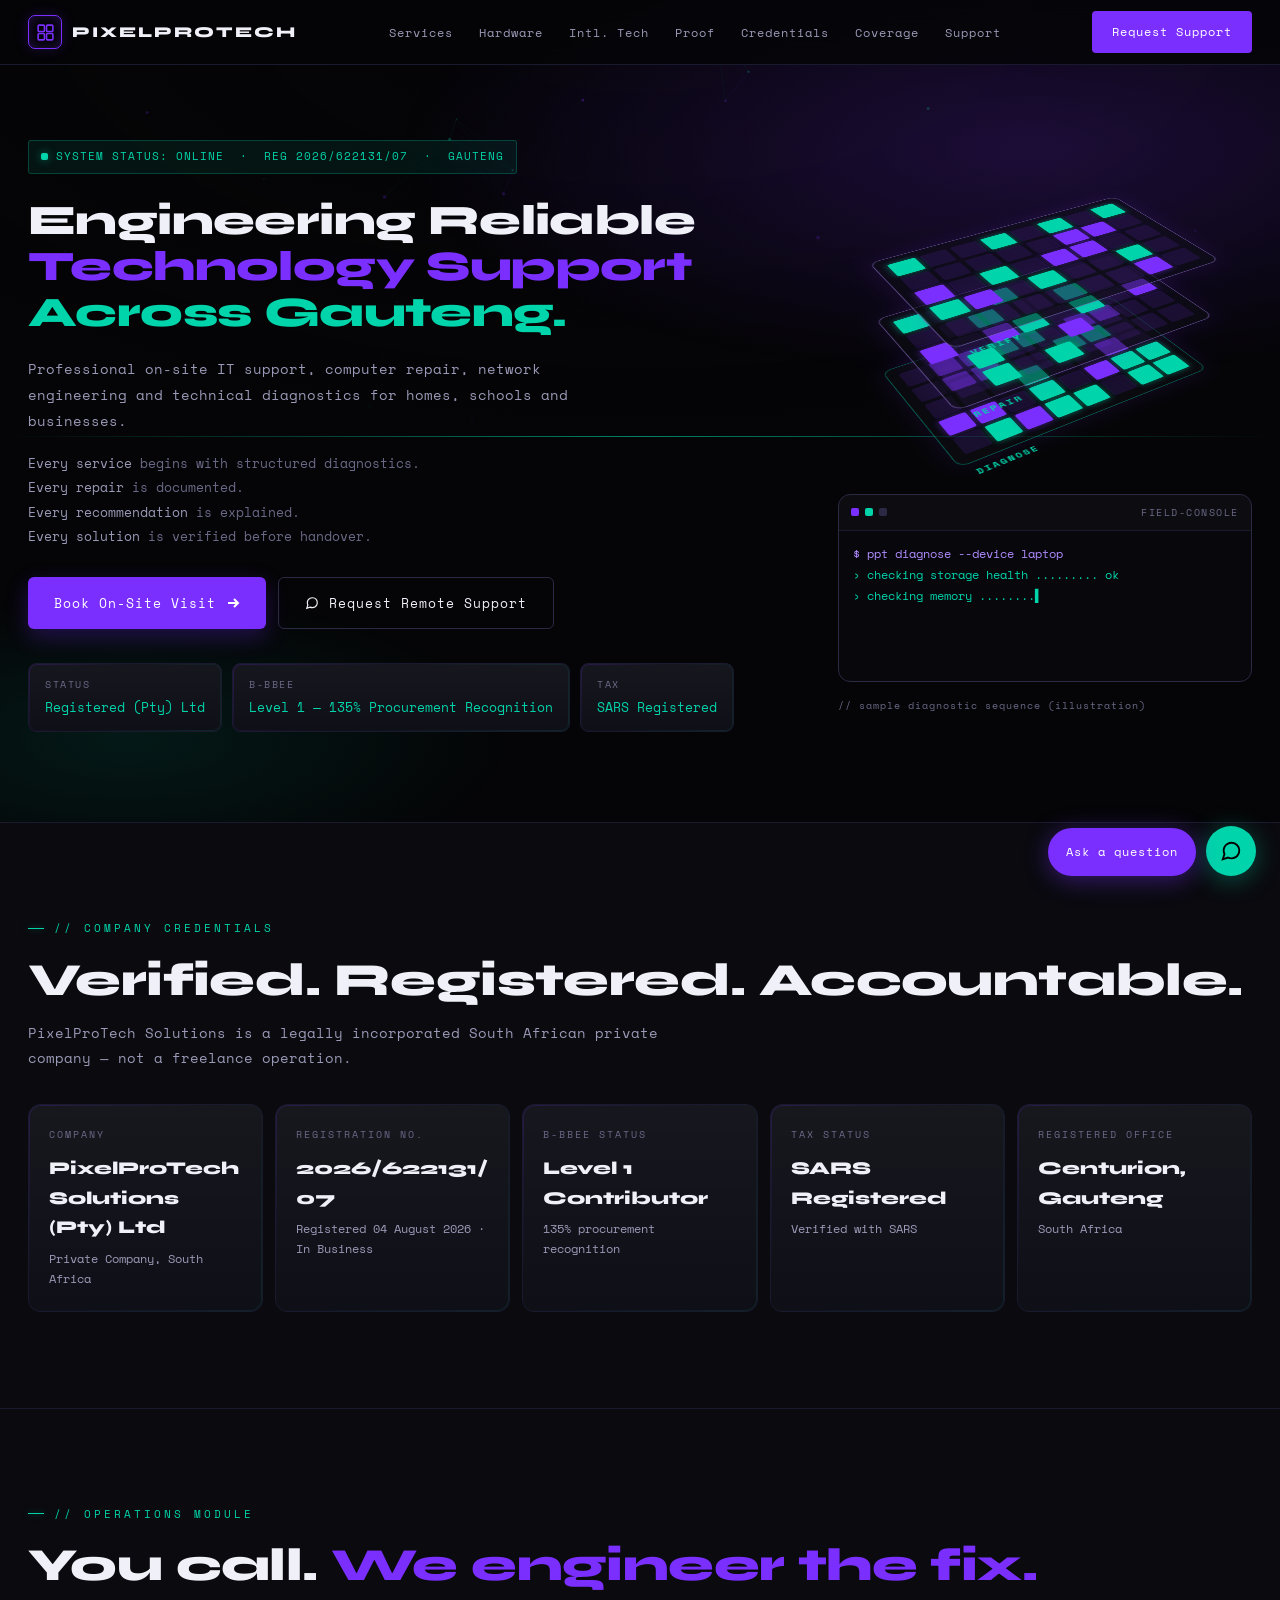
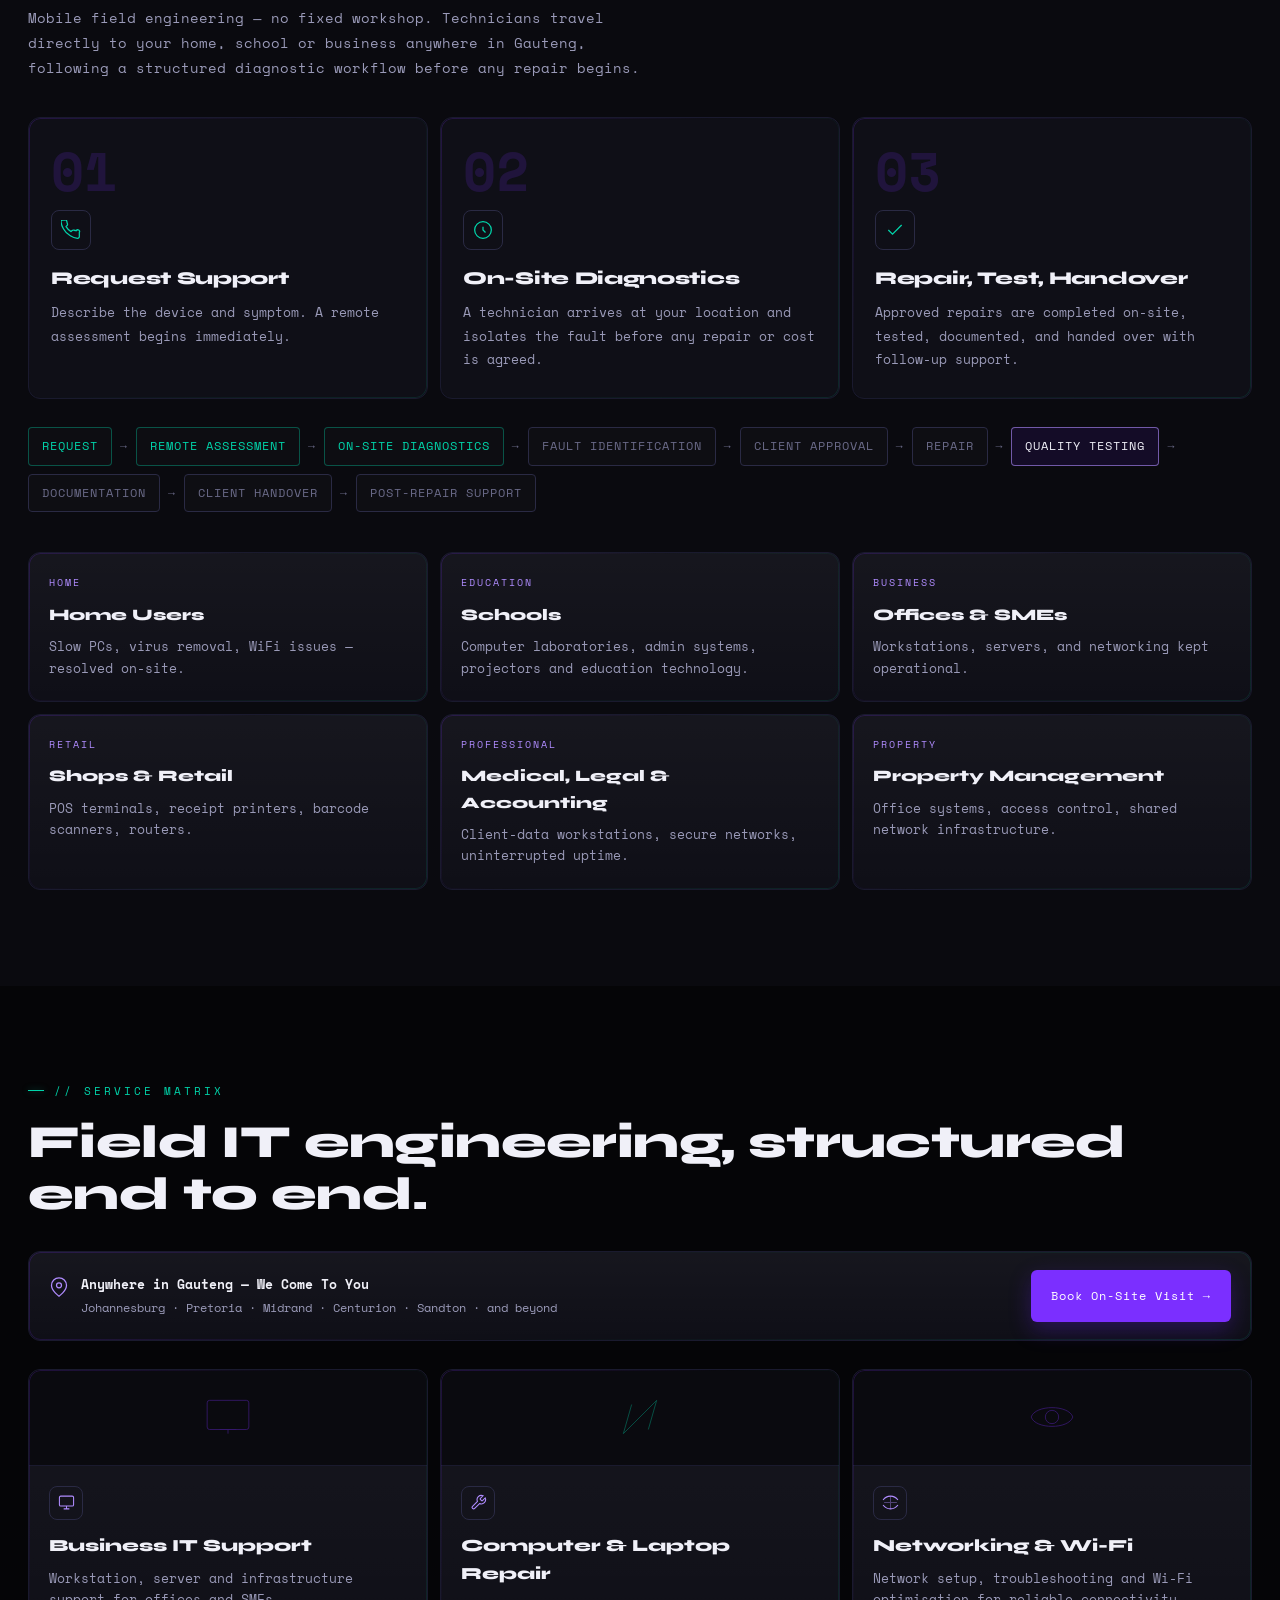
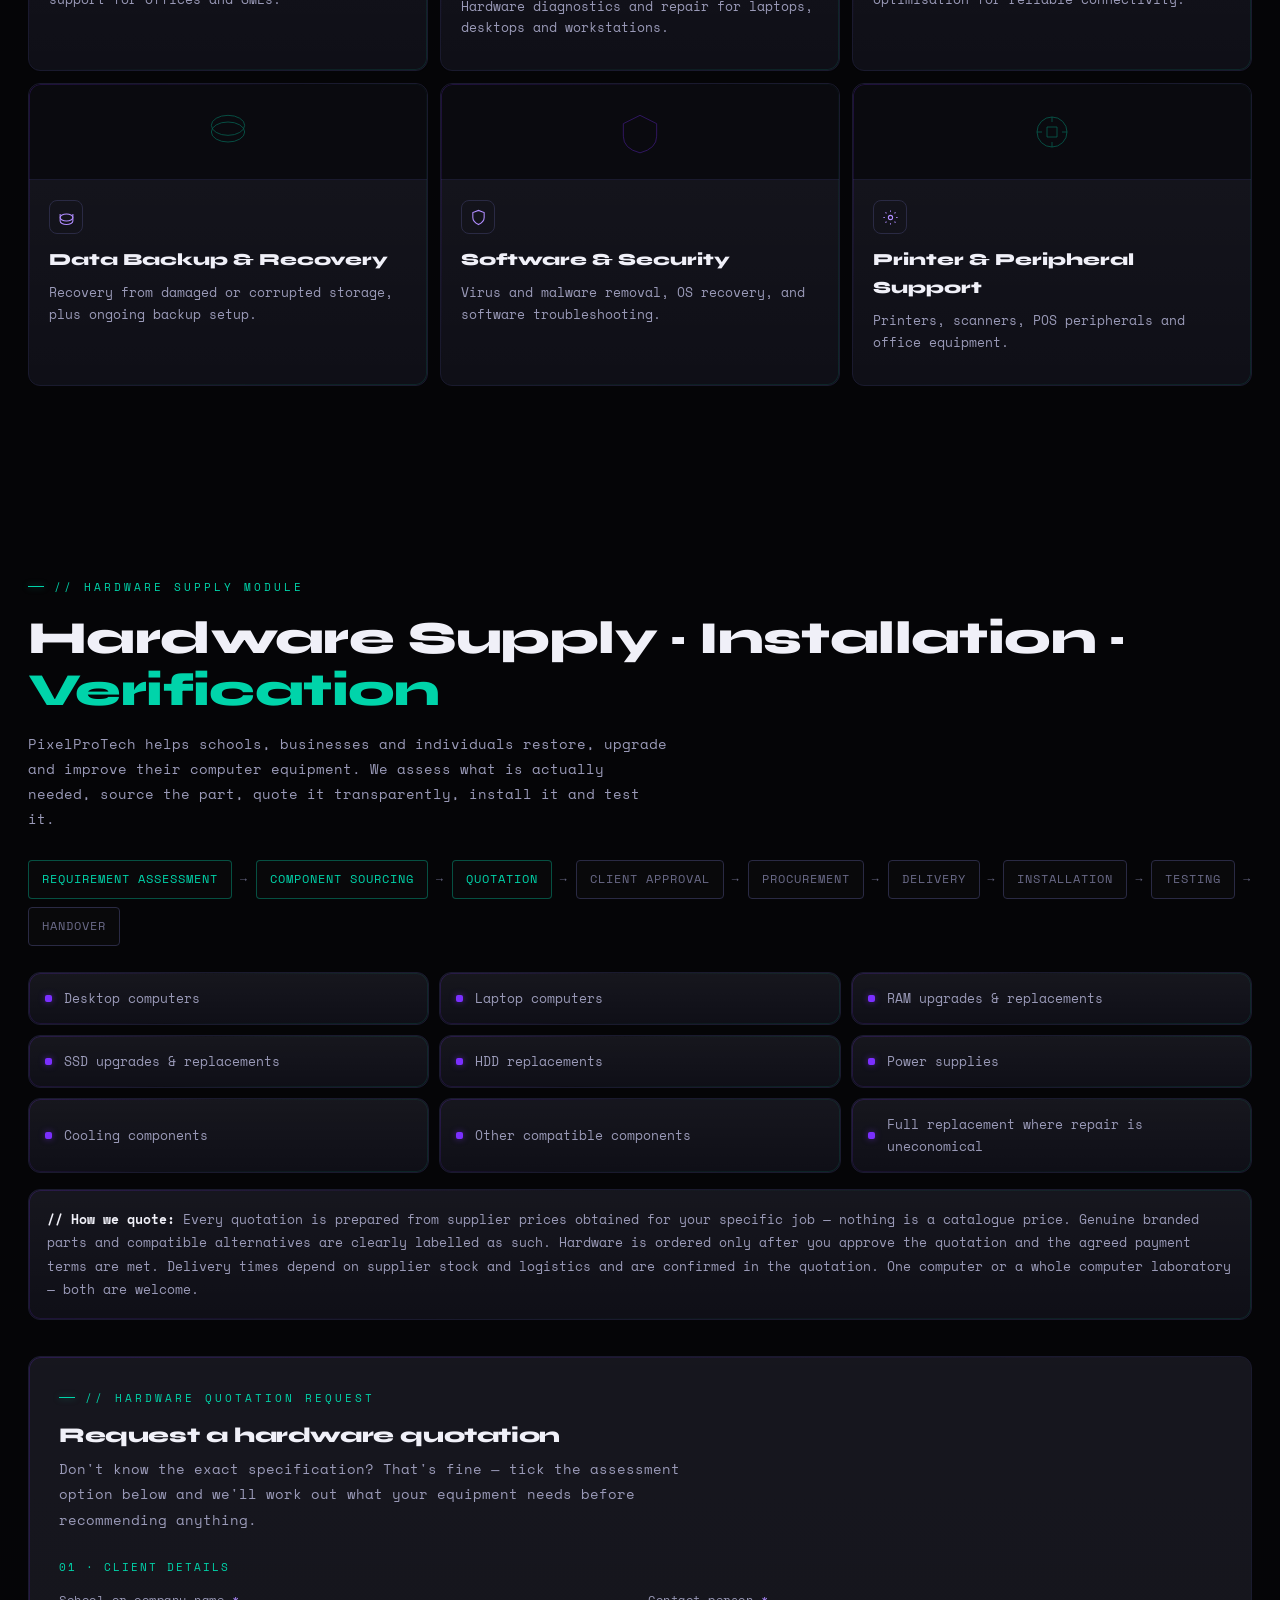
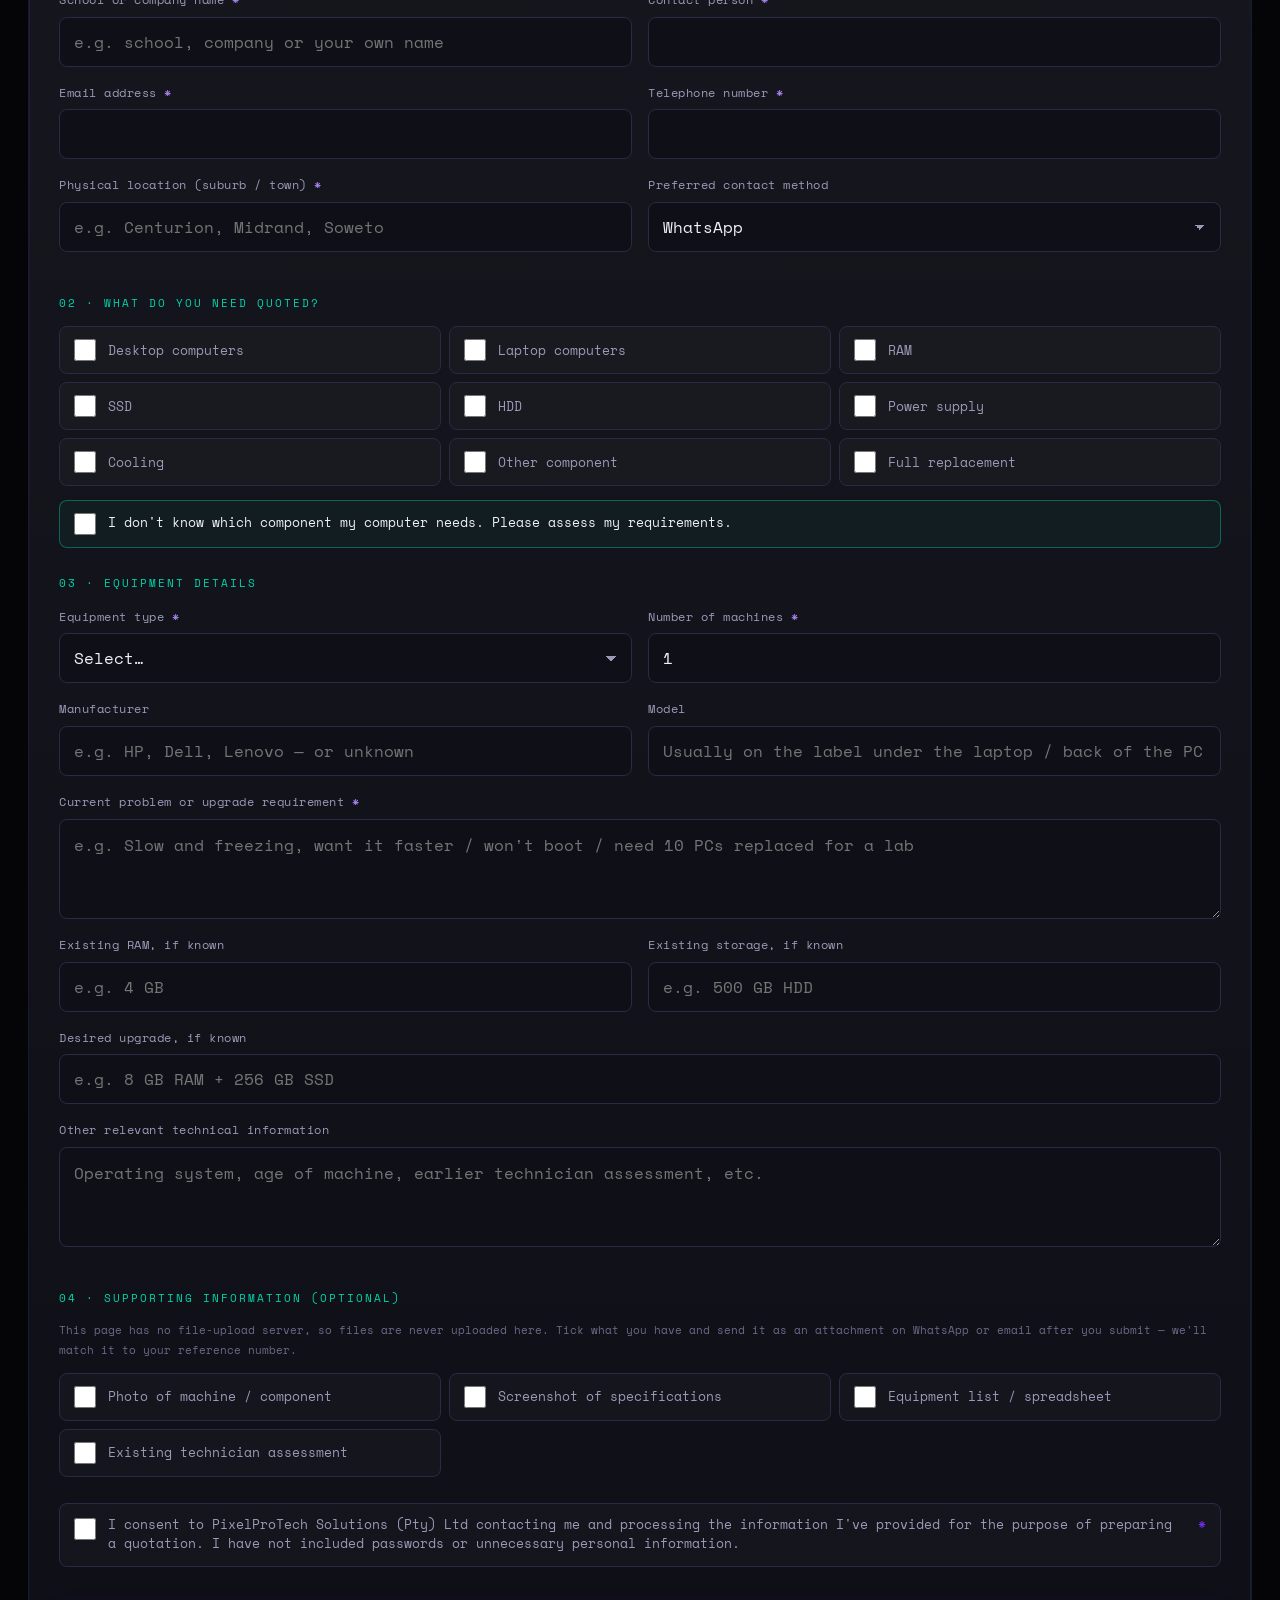
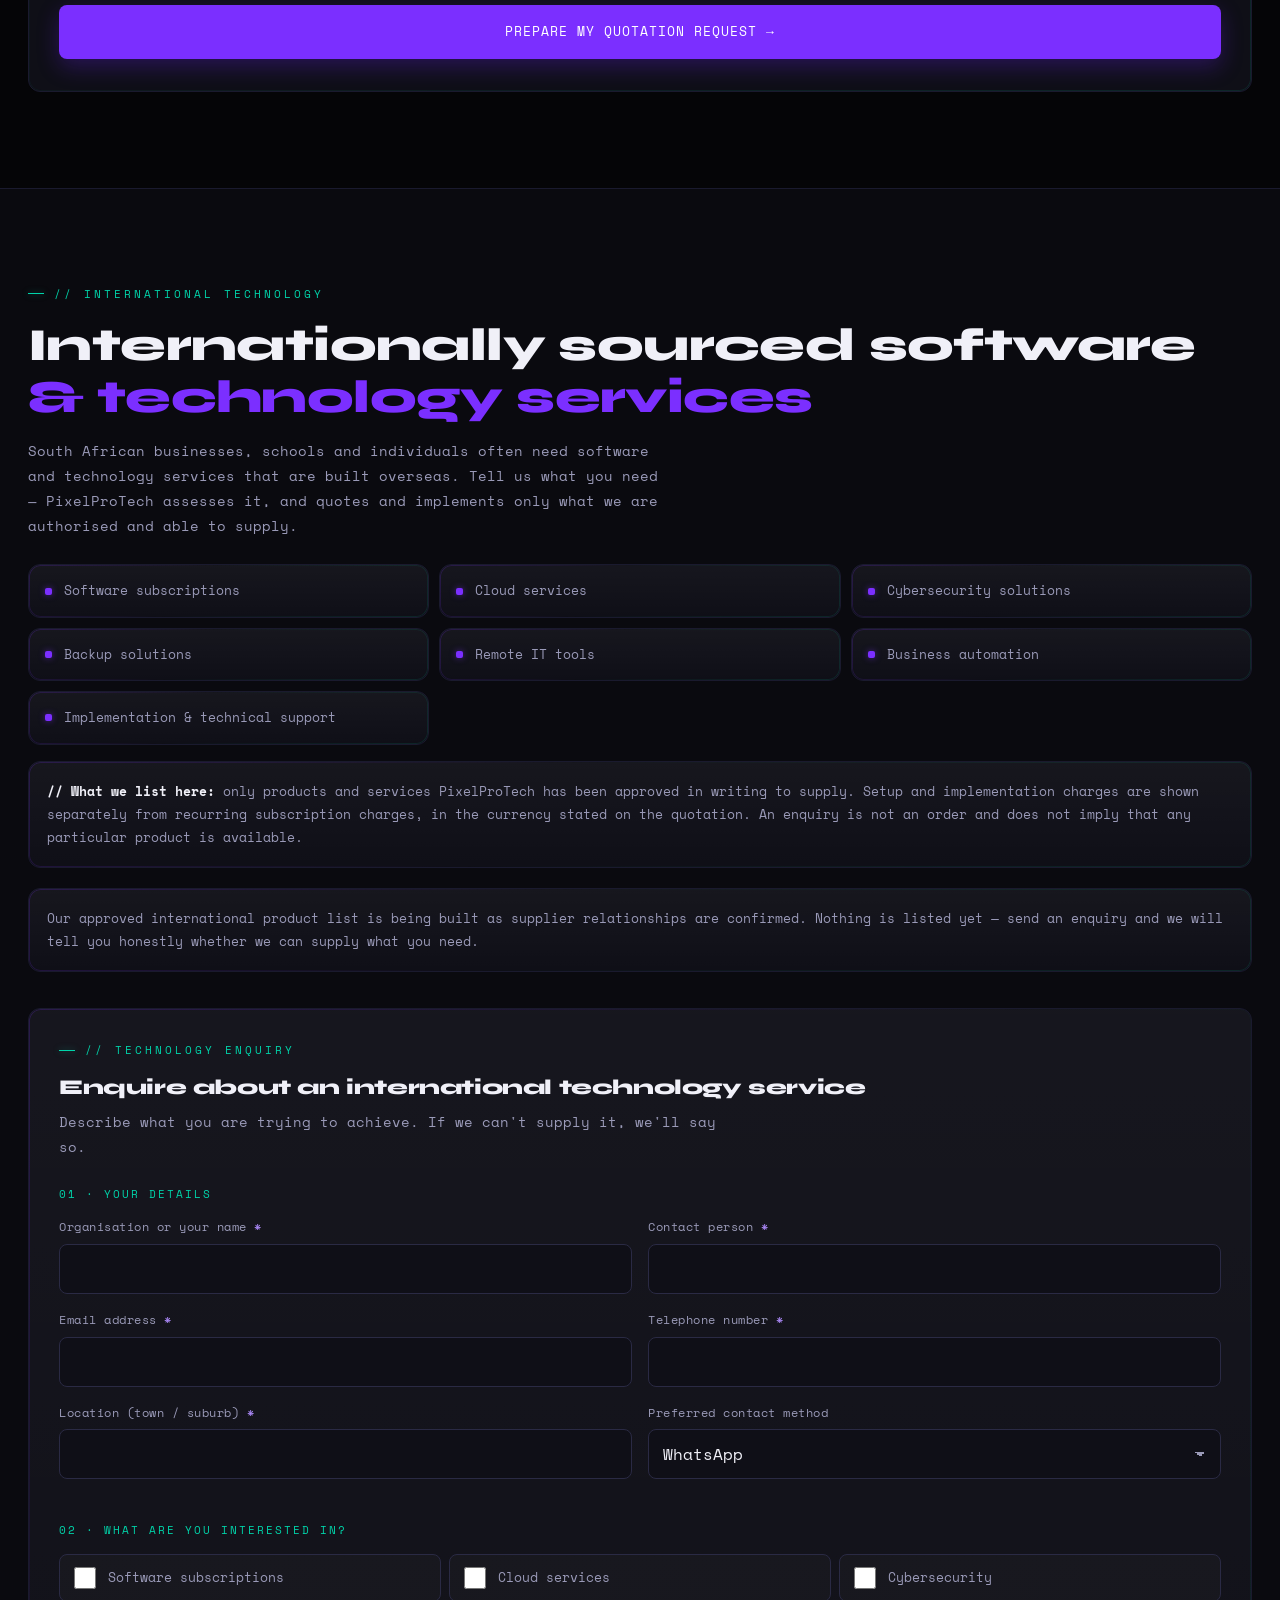
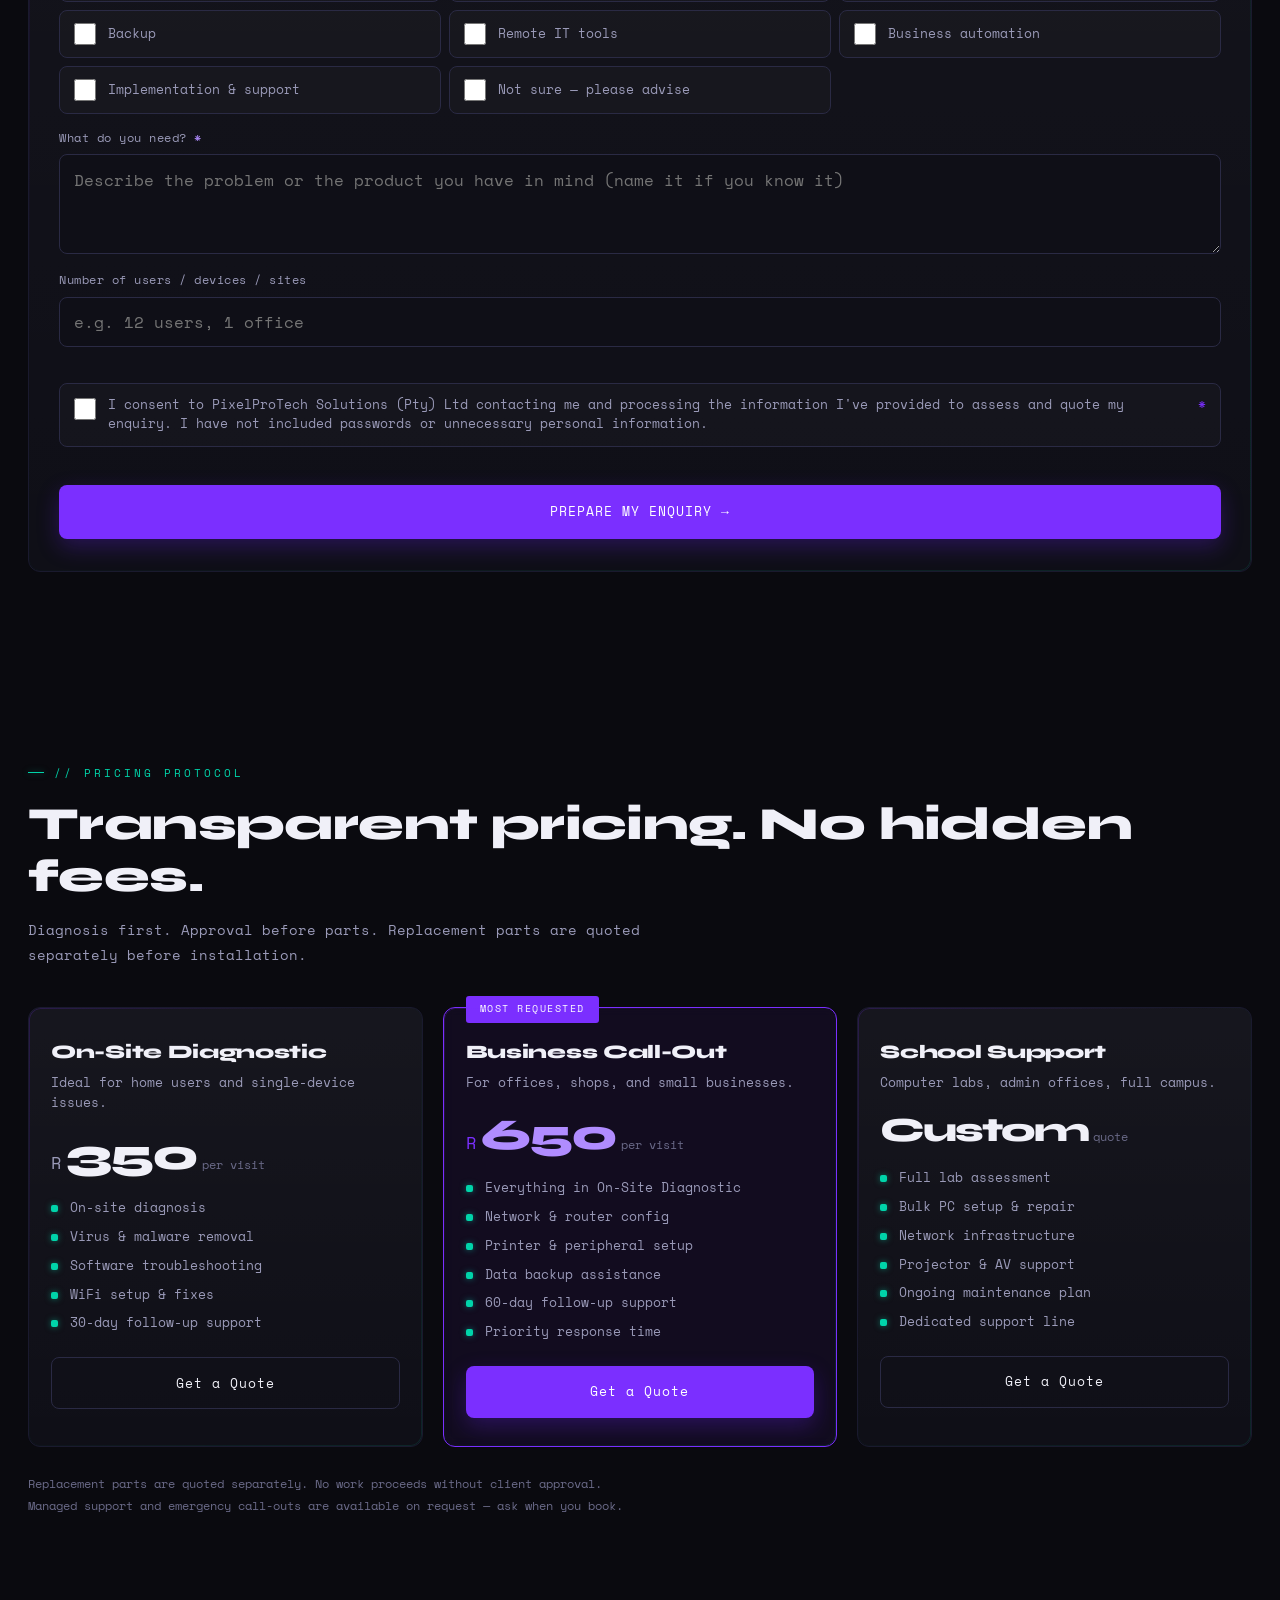
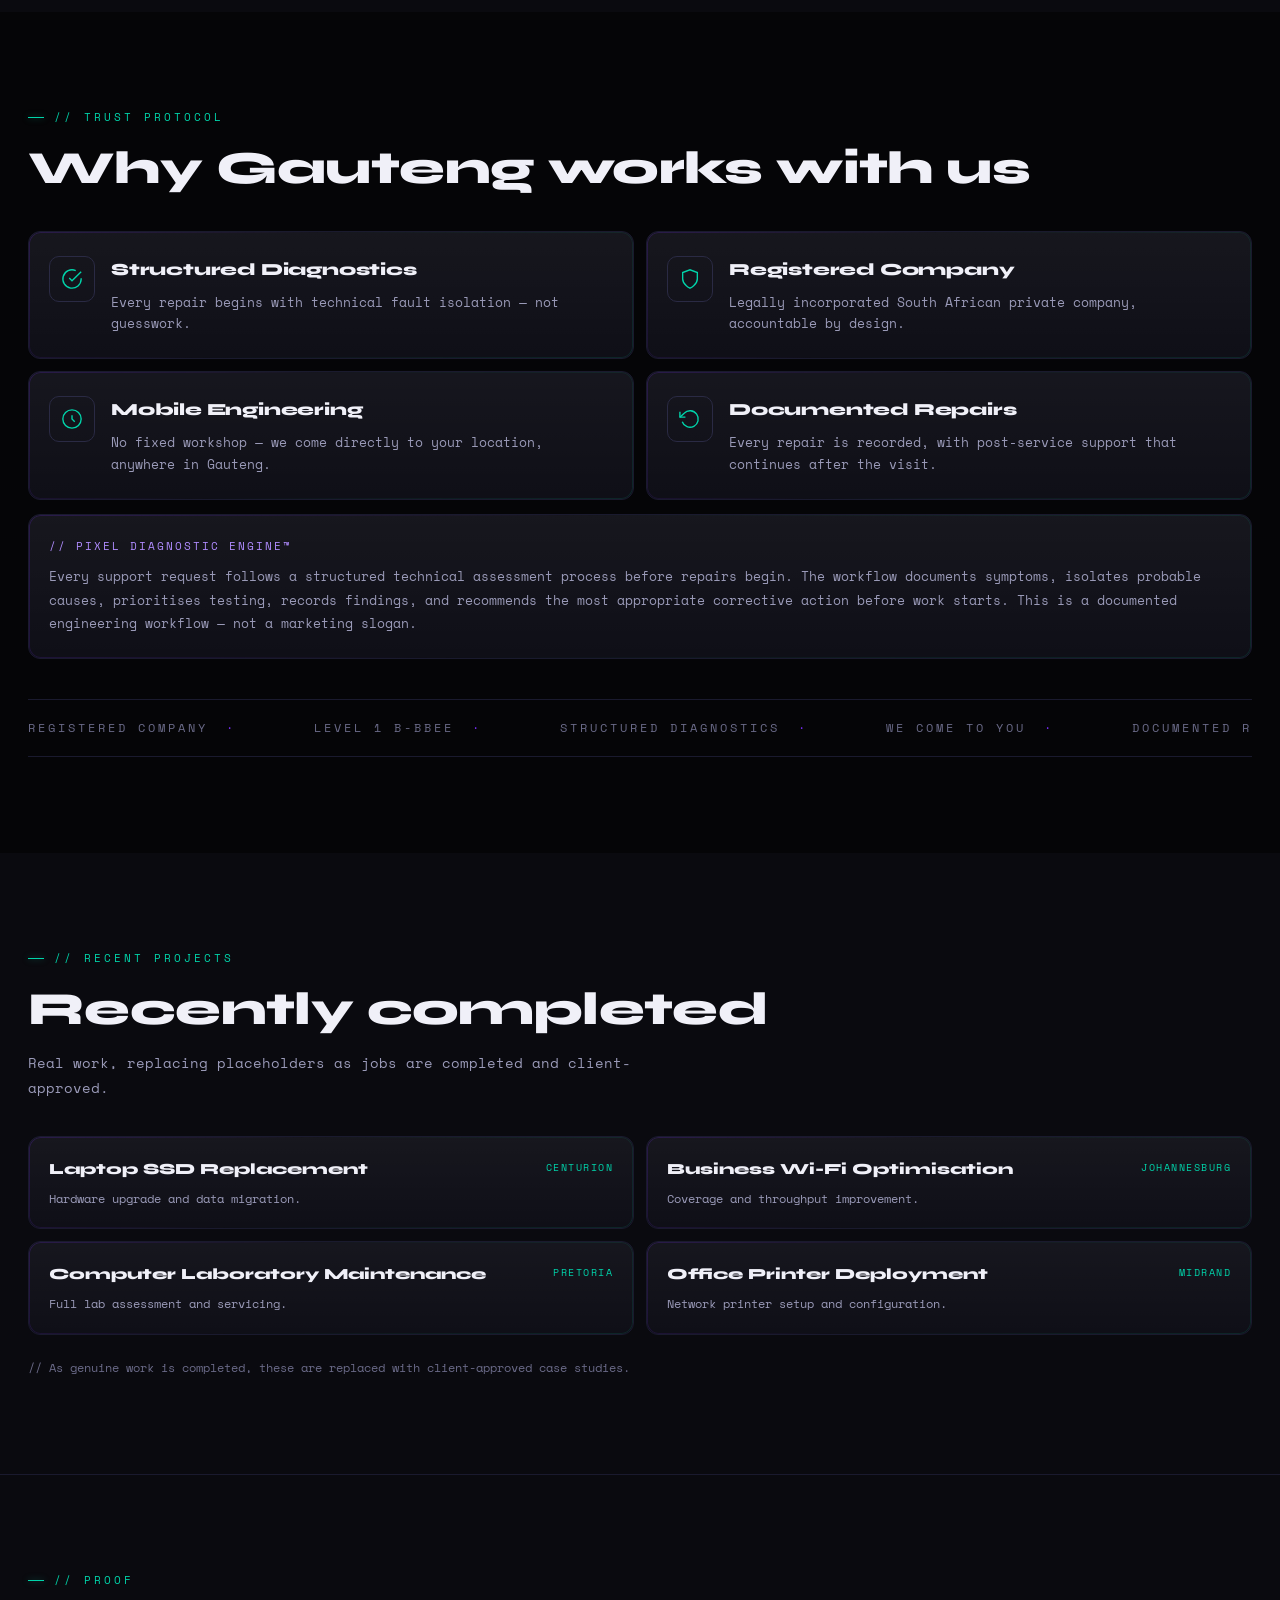
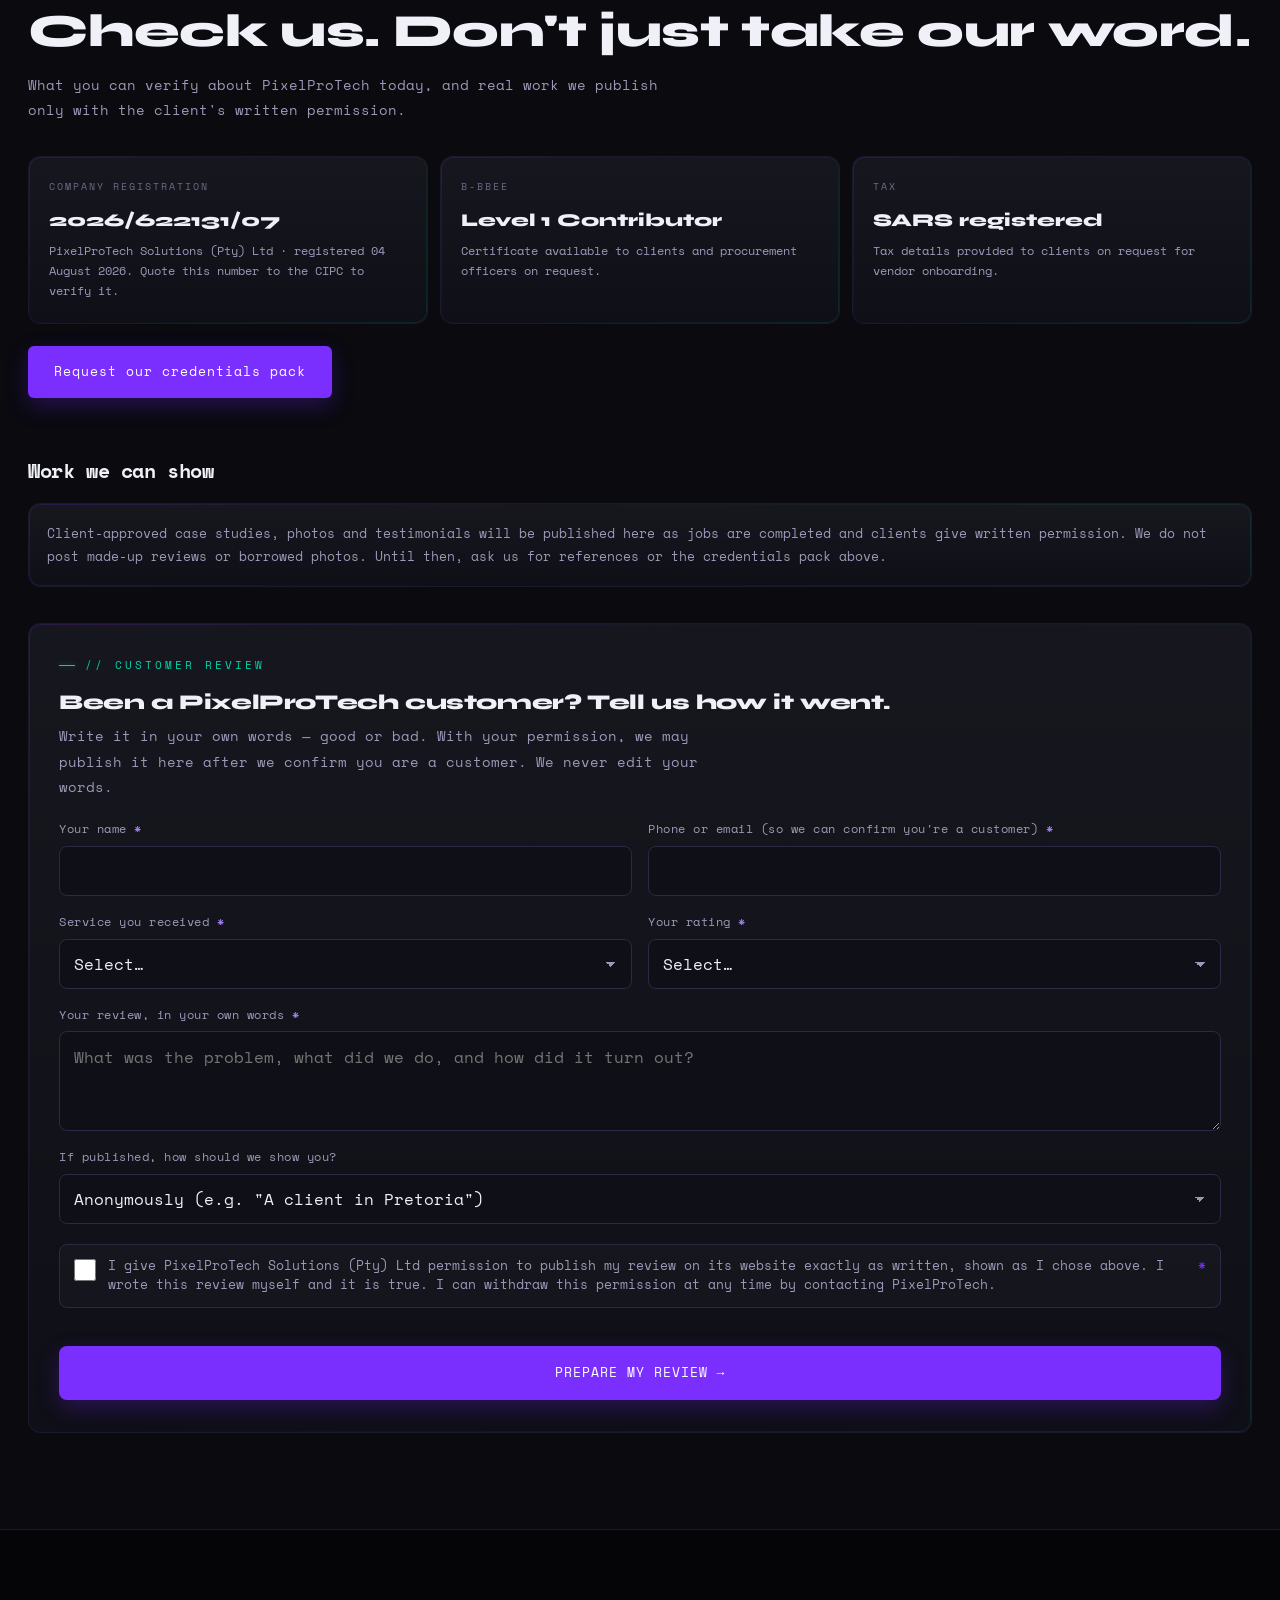
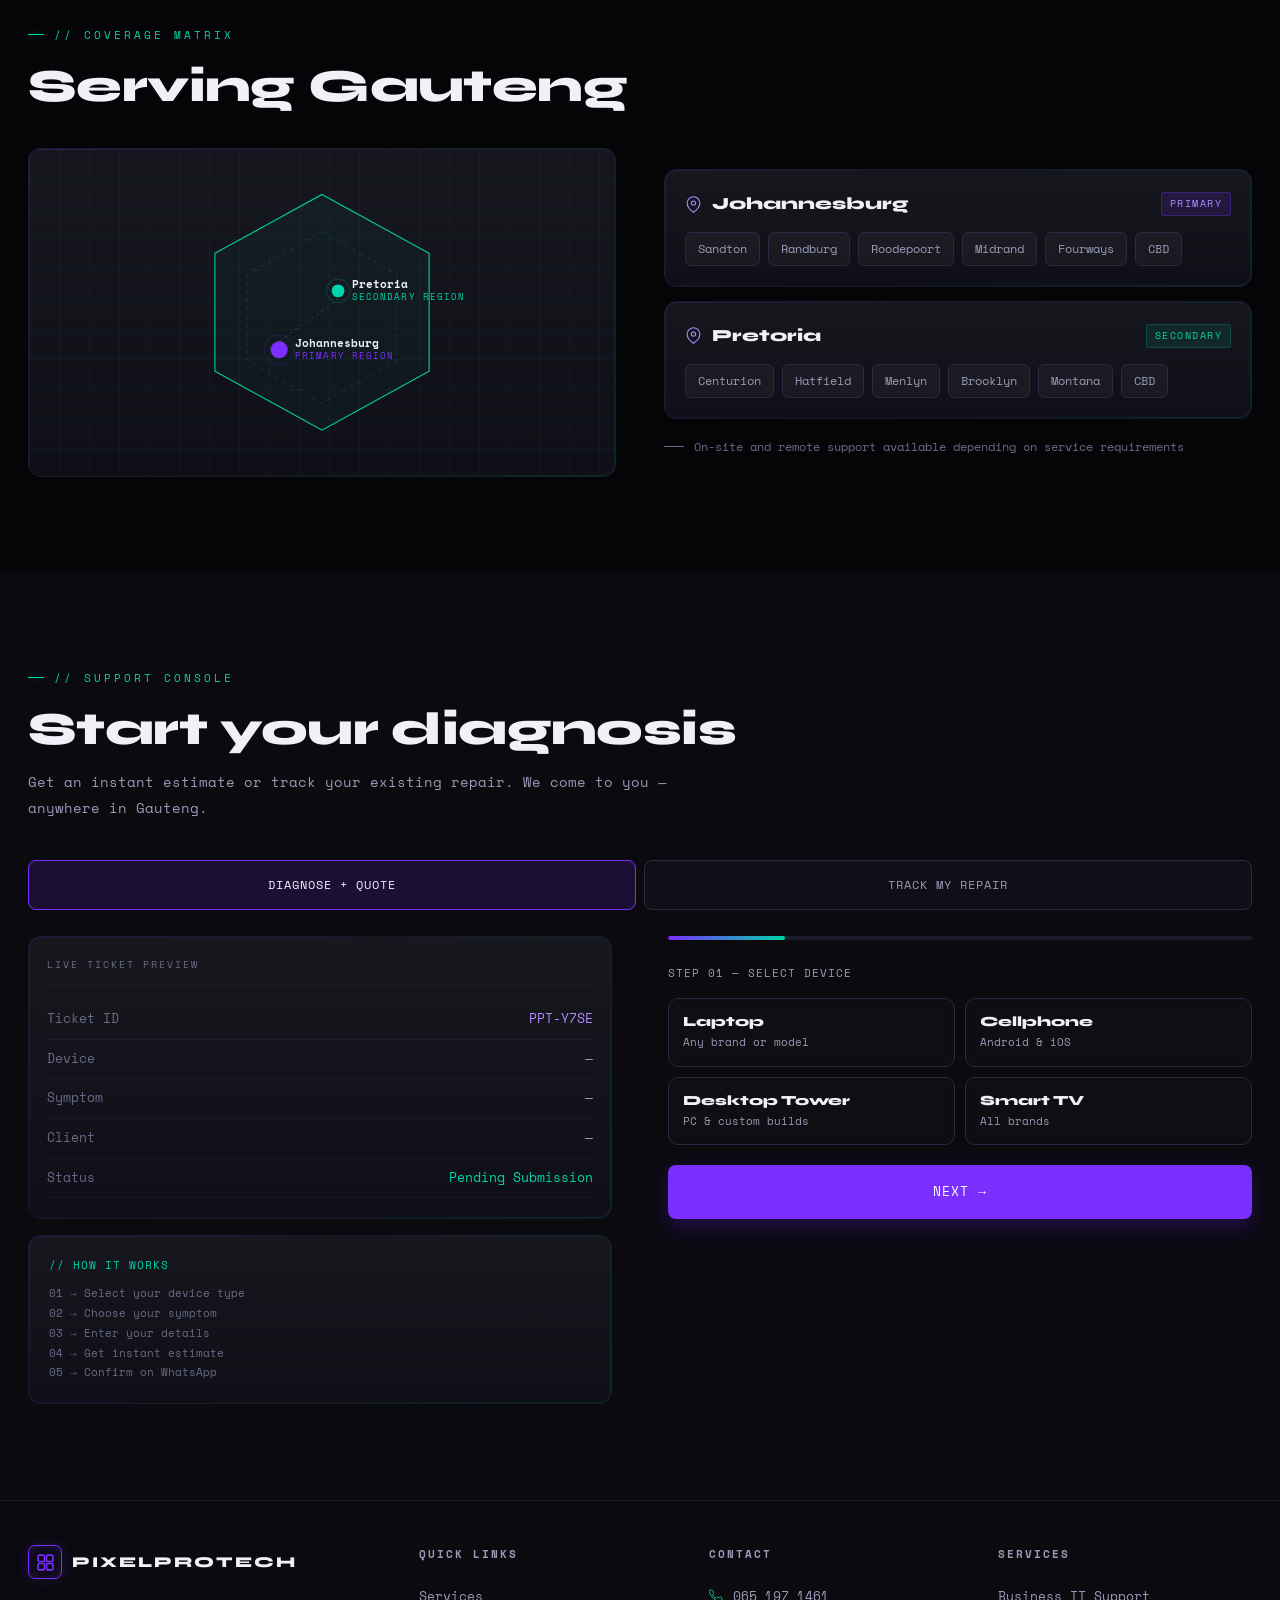
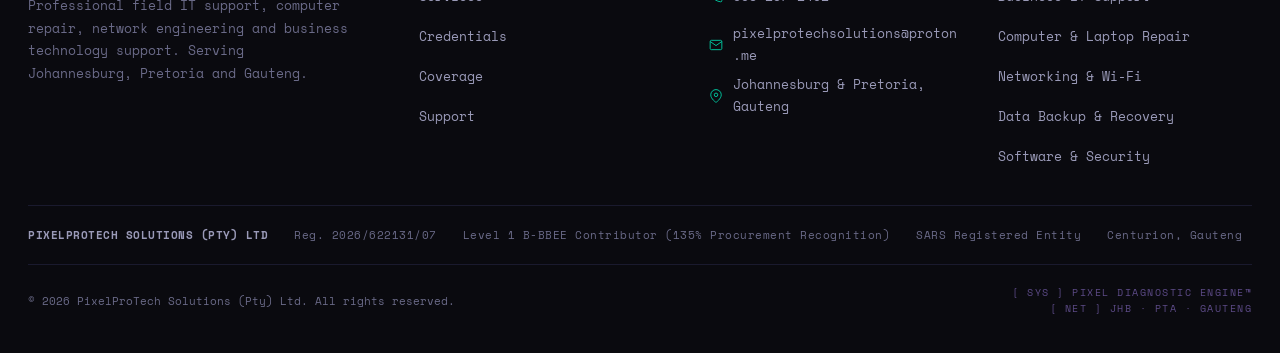
<file: index.html>
<!DOCTYPE html>
<html lang="en-ZA">
<script>document.documentElement.className="js"</script>
<head>
<meta charset="UTF-8">
<meta name="viewport" content="width=device-width, initial-scale=1, viewport-fit=cover">
<meta name="google-site-verification" content="_QPgFU8Vg9y-4ZAhoCD7ZFY0DN1yyWxorY1IGg3oNzE" />
<meta name="description" content="PixelProTech Solutions (Pty) Ltd — registered field IT engineering company serving Johannesburg, Pretoria and Gauteng. Structured diagnostics, on-site computer repair, networking and business technology support.">
<meta name="keywords" content="field IT engineering Gauteng, computer repair Johannesburg, IT support Pretoria, laptop repair Centurion, network engineering Gauteng, business IT support Sandton, school IT support Pretoria, on-site diagnostics, registered IT company South Africa, PixelProTech Solutions">
<meta name="author" content="PixelProTech Solutions (Pty) Ltd">
<meta name="robots" content="index, follow">
<meta property="og:title" content="PixelProTech Solutions (Pty) Ltd — Field IT Engineering, Gauteng">
<meta property="og:description" content="Engineering reliable technology support across Gauteng. Registered private company. Structured diagnostics. Documented repairs.">
<meta property="og:url" content="https://pixelprotechsolutions.co.za/">
<meta property="og:image" content="https://pixelprotechsolutions.co.za/icon-512.png">
<meta name="twitter:card" content="summary">
<link rel="canonical" href="https://pixelprotechsolutions.co.za/">
<script type="application/ld+json">{"@context":"https://schema.org","@type":"LocalBusiness","name":"PixelProTech Solutions (Pty) Ltd","url":"https://pixelprotechsolutions.co.za/","telephone":"+27651971461","areaServed":["Johannesburg","Pretoria","Gauteng"],"description":"Registered field IT engineering company: on-site computer repair, network engineering and technical diagnostics."}</script>
<meta property="og:type" content="website">
<title>PixelProTech Solutions (Pty) Ltd | Field IT Engineering — Gauteng</title>
<link rel="manifest" href="manifest.json">
<link rel="icon" type="image/svg+xml" href="icon.svg">
<meta name="theme-color" content="#050507">
<link rel="apple-touch-icon" href="apple-touch-icon.png">
<link rel="icon" type="image/png" sizes="192x192" href="icon-192.png">
<meta name="mobile-web-app-capable" content="yes">
<meta name="apple-mobile-web-app-capable" content="yes">
<meta name="apple-mobile-web-app-status-bar-style" content="black-translucent">
<meta name="apple-mobile-web-app-title" content="PixelProTech">
<link rel="preload" href="syne-800.woff2" as="font" type="font/woff2" crossorigin>
<link rel="stylesheet" href="style.css">
<link rel="stylesheet" href="pixel-chat.css">
</head>
<body>

<canvas id="network-canvas"></canvas>
<div class="bg-veil"></div>

<!-- NAV -->
<nav>
  <div class="nav-inner">
    <a href="#top" class="logo">
      <div class="logo-icon">
        <svg viewBox="0 0 18 18" fill="none" stroke="#7b2fff" stroke-width="1.5">
          <rect x="2" y="2" width="6" height="6" rx="1"/>
          <rect x="10" y="2" width="6" height="6" rx="1"/>
          <rect x="2" y="10" width="6" height="6" rx="1"/>
          <rect x="10" y="10" width="6" height="6" rx="1"/>
        </svg>
      </div>
      <span class="logo-text">PixelProTech <span class="logo-sub">Field Engineering</span></span>
    </a>
    <ul class="nav-links">
      <li><a href="#services">Services</a></li>
      <li><a href="#hardware">Hardware</a></li>
      <li><a href="#intl">Intl. Tech</a></li>
      <li><a href="#proof">Proof</a></li>
      <li><a href="#credentials">Credentials</a></li>
      <li><a href="#coverage">Coverage</a></li>
      <li><a href="#contact">Support</a></li>
    </ul>
    <a href="#contact" class="nav-cta">Request Support</a>
    <button class="menu-btn" type="button" aria-label="Menu" aria-expanded="false" aria-controls="drawer"><i></i><i></i><i></i></button>
  </div>
</nav>
<div class="drawer" id="drawer" aria-label="Site menu">
  <ol>
    <li><a href="#services">Services</a></li>
    <li><a href="#hardware">Hardware</a></li>
    <li><a href="#intl">Intl. Tech</a></li>
    <li><a href="#proof">Proof</a></li>
    <li><a href="#credentials">Credentials</a></li>
    <li><a href="#coverage">Coverage</a></li>
    <li><a href="#contact">Support</a></li>
  </ol>
  <div class="drawer-foot">
    <a href="#contact" class="btn-primary">Book On-Site Visit</a>
    <a href="https://wa.me/27651971461" class="btn-secondary" target="_blank" rel="noopener">WhatsApp 065 197 1461</a>
    <p class="drawer-note">PixelProTech Solutions (Pty) Ltd · Gauteng</p>
  </div>
</div>

<!-- HERO -->
<section class="hero" id="top">
  <div class="scanline"></div>
  <div class="hero-content"><div class="hero-grid"><div class="hero-main">
    <div class="status-bar">
      <span class="status-dot"></span>
      SYSTEM STATUS: ONLINE &nbsp;·&nbsp; REG 2026/622131/07 &nbsp;·&nbsp; GAUTENG
    </div>
    <h1>Engineering Reliable<br> <span style="color:var(--purple)">Technology Support</span><br> <span style="color:var(--teal)">Across Gauteng.</span></h1>
    <p class="hero-desc">Professional on-site IT support, computer repair, network engineering and technical diagnostics for homes, schools and businesses.</p>
    <div class="hero-lines">
      <div><span>Every service</span> begins with structured diagnostics.</div>
      <div><span>Every repair</span> is documented.</div>
      <div><span>Every recommendation</span> is explained.</div>
      <div><span>Every solution</span> is verified before handover.</div>
    </div>
    <div class="hero-btns">
      <a href="#contact" class="btn-primary">
        Book On-Site Visit
        <svg width="14" height="14" viewBox="0 0 14 14" fill="none" stroke="currentColor" stroke-width="2"><path d="M2 7h10M8 3l4 4-4 4"/></svg>
      </a>
      <a href="https://wa.me/27651971461" class="btn-secondary">
        <svg width="14" height="14" viewBox="0 0 24 24" fill="none" stroke="currentColor" stroke-width="2"><path d="M21 11.5a8.38 8.38 0 01-.9 3.8 8.5 8.5 0 01-7.6 4.7 8.38 8.38 0 01-3.8-.9L3 21l1.9-5.7a8.38 8.38 0 01-.9-3.8 8.5 8.5 0 014.7-7.6 8.38 8.38 0 013.8-.9h.5a8.48 8.48 0 018 8v.5z"/></svg>
        Request Remote Support
      </a>
    </div>
    <div class="creds-strip">
      <div class="cred-chip glass"><span class="cred-label">Status</span><span class="cred-val">Registered (Pty) Ltd</span></div>
      <div class="cred-chip glass"><span class="cred-label">B-BBEE</span><span class="cred-val">Level 1 — 135% Procurement Recognition</span></div>
      <div class="cred-chip glass"><span class="cred-label">Tax</span><span class="cred-val">SARS Registered</span></div>
    </div>
  </div>
  <div class="hero-visual" aria-hidden="true">
    <div class="stack"><div class="stack-tilt"><div class="stack-in">
      <div class="plate" data-l="DIAGNOSE"></div><div class="plate" data-l="REPAIR"></div><div class="plate" data-l="VERIFY"></div>
    </div></div></div>
    <div class="console"><div class="console-head"><i></i><i></i><i></i><span>FIELD-CONSOLE</span></div><div class="console-body" id="con"></div></div>
    <div class="console-note">// sample diagnostic sequence (illustration)</div>
  </div>
  </div></div>
</section>

<!-- CREDENTIALS -->
<section class="credentials" id="credentials">
  <div class="section-inner">
    <span class="hud-tag">// Company credentials</span>
    <h2 class="section-title">Verified. Registered. Accountable.</h2>
    <p class="section-sub">PixelProTech Solutions is a legally incorporated South African private company — not a freelance operation.</p>
    <div class="cred-grid">
      <div class="cred-card glass"><div class="cc-label">Company</div><div class="cc-val">PixelProTech Solutions (Pty) Ltd</div><div class="cc-sub">Private Company, South Africa</div></div>
      <div class="cred-card glass"><div class="cc-label">Registration No.</div><div class="cc-val">2026/622131/07</div><div class="cc-sub">Registered 04 August 2026 · In Business</div></div>
      <div class="cred-card glass"><div class="cc-label">B-BBEE Status</div><div class="cc-val">Level 1 Contributor</div><div class="cc-sub">135% procurement recognition</div></div>
      <div class="cred-card glass"><div class="cc-label">Tax Status</div><div class="cc-val">SARS Registered</div><div class="cc-sub">Verified with SARS</div></div>
      <div class="cred-card glass"><div class="cc-label">Registered Office</div><div class="cc-val">Centurion, Gauteng</div><div class="cc-sub">South Africa</div></div>
    </div>
  </div>
</section>

<!-- OPERATIONS MODULE -->
<section class="how" id="how">
  <div class="section-inner">
    <span class="hud-tag">// Operations module</span>
    <h2 class="section-title">You call.<br> <span style="color:var(--purple)">We engineer the fix.</span></h2>
    <p class="section-sub">Mobile field engineering — no fixed workshop. Technicians travel directly to your home, school or business anywhere in Gauteng, following a structured diagnostic workflow before any repair begins.</p>

    <div class="steps">
      <div class="step glass">
        <span class="step-num">01</span>
        <div class="step-icon">
          <svg viewBox="0 0 24 24"><path d="M22 16.92v3a2 2 0 01-2.18 2 19.79 19.79 0 01-8.63-3.07A19.5 19.5 0 013.07 10.8 19.79 19.79 0 01.01 2.18 2 2 0 012 0h3a2 2 0 012 1.72c.127.96.361 1.903.7 2.81a2 2 0 01-.45 2.11L6.09 7.91a16 16 0 006 6l1.27-1.27a2 2 0 012.11-.45c.907.339 1.85.573 2.81.7A2 2 0 0122 14.9v2.02z"/></svg>
        </div>
        <h3>Request Support</h3>
        <p>Describe the device and symptom. A remote assessment begins immediately.</p>
      </div>
      <div class="step glass">
        <span class="step-num">02</span>
        <div class="step-icon">
          <svg viewBox="0 0 24 24"><circle cx="12" cy="12" r="10"/><path d="M12 8v4l3 3"/></svg>
        </div>
        <h3>On-Site Diagnostics</h3>
        <p>A technician arrives at your location and isolates the fault before any repair or cost is agreed.</p>
      </div>
      <div class="step glass">
        <span class="step-num">03</span>
        <div class="step-icon">
          <svg viewBox="0 0 24 24"><polyline points="20 6 9 17 4 12"/></svg>
        </div>
        <h3>Repair, Test, Handover</h3>
        <p>Approved repairs are completed on-site, tested, documented, and handed over with follow-up support.</p>
      </div>
    </div>

    <div class="pipeline-strip">
      <span class="pipeline-node lit">REQUEST</span><span class="pipeline-arrow">→</span>
      <span class="pipeline-node lit">REMOTE ASSESSMENT</span><span class="pipeline-arrow">→</span>
      <span class="pipeline-node lit">ON-SITE DIAGNOSTICS</span><span class="pipeline-arrow">→</span>
      <span class="pipeline-node">FAULT IDENTIFICATION</span><span class="pipeline-arrow">→</span>
      <span class="pipeline-node">CLIENT APPROVAL</span><span class="pipeline-arrow">→</span>
      <span class="pipeline-node">REPAIR</span><span class="pipeline-arrow">→</span>
      <span class="pipeline-node">QUALITY TESTING</span><span class="pipeline-arrow">→</span>
      <span class="pipeline-node">DOCUMENTATION</span><span class="pipeline-arrow">→</span>
      <span class="pipeline-node">CLIENT HANDOVER</span><span class="pipeline-arrow">→</span>
      <span class="pipeline-node">POST-REPAIR SUPPORT</span>
    </div>

    <div class="who-grid" style="margin-top:40px">
      <div class="who-card glass">
        <span class="who-tag">HOME</span>
        <h4>Home Users</h4>
        <p>Slow PCs, virus removal, WiFi issues — resolved on-site.</p>
      </div>
      <div class="who-card glass">
        <span class="who-tag">EDUCATION</span>
        <h4>Schools</h4>
        <p>Computer laboratories, admin systems, projectors and education technology.</p>
      </div>
      <div class="who-card glass">
        <span class="who-tag">BUSINESS</span>
        <h4>Offices &amp; SMEs</h4>
        <p>Workstations, servers, and networking kept operational.</p>
      </div>
      <div class="who-card glass">
        <span class="who-tag">RETAIL</span>
        <h4>Shops &amp; Retail</h4>
        <p>POS terminals, receipt printers, barcode scanners, routers.</p>
      </div>
      <div class="who-card glass">
        <span class="who-tag">PROFESSIONAL</span>
        <h4>Medical, Legal &amp; Accounting</h4>
        <p>Client-data workstations, secure networks, uninterrupted uptime.</p>
      </div>
      <div class="who-card glass">
        <span class="who-tag">PROPERTY</span>
        <h4>Property Management</h4>
        <p>Office systems, access control, shared network infrastructure.</p>
      </div>
    </div>
  </div>
</section>

<!-- SERVICE MATRIX -->
<section class="services" id="services">
  <div class="section-inner">
    <span class="hud-tag">// Service matrix</span>
    <h2 class="section-title">Field IT engineering,<br> structured end to end.</h2>

    <div class="location-banner glass">
      <div class="location-left">
        <svg viewBox="0 0 24 24"><path d="M21 10c0 7-9 13-9 13s-9-6-9-13a9 9 0 1118 0z"/><circle cx="12" cy="10" r="3"/></svg>
        <p>
          <strong>Anywhere in Gauteng — We Come To You</strong>
          <span>Johannesburg · Pretoria · Midrand · Centurion · Sandton · and beyond</span>
        </p>
      </div>
      <button onclick="quoteFor('')" class="btn-primary" style="padding:10px 20px;font-size:12px">Book On-Site Visit →</button>
    </div>

    <div class="services-grid">
      <div class="svc-card glass">
        <div class="svc-img">
          <svg viewBox="0 0 60 60" fill="none" stroke="#7b2fff" stroke-width="1"><rect x="5" y="10" width="50" height="35" rx="3"/><path d="M20 45h20M30 45v5"/></svg>
        </div>
        <div class="svc-body">
          <div class="svc-icon"><svg viewBox="0 0 24 24"><rect x="2" y="3" width="20" height="14" rx="2"/><path d="M8 21h8M12 17v4"/></svg></div>
          <h3>Business IT Support</h3>
          <p>Workstation, server and infrastructure support for offices and SMEs.</p>
          <div class="svc-reveal"><div class="svc-reveal-inner">// Includes: setup, troubleshooting, maintenance plans</div></div>
        </div>
      </div>
      <div class="svc-card glass">
        <div class="svc-img">
          <svg viewBox="0 0 60 60" fill="none" stroke="#00d4aa" stroke-width="1"><path d="M10 50L50 10M20 15l-10 35M40 45l10-35"/></svg>
        </div>
        <div class="svc-body">
          <div class="svc-icon"><svg viewBox="0 0 24 24"><path d="M14.7 6.3a1 1 0 000 1.4l1.6 1.6a1 1 0 001.4 0l3.77-3.77a6 6 0 01-7.94 7.94l-6.91 6.91a2.12 2.12 0 01-3-3l6.91-6.91a6 6 0 017.94-7.94l-3.76 3.76z"/></svg></div>
          <h3>Computer &amp; Laptop Repair</h3>
          <p>Hardware diagnostics and repair for laptops, desktops and workstations.</p>
          <div class="svc-reveal"><div class="svc-reveal-inner">// Includes: SSD/RAM upgrades, screen and battery replacement</div></div>
        </div>
      </div>
      <div class="svc-card glass">
        <div class="svc-img">
          <svg viewBox="0 0 60 60" fill="none" stroke="#7b2fff" stroke-width="1"><path d="M5 30c5-15 45-15 50 0c-5 15-45 15-50 0z"/><circle cx="30" cy="30" r="8"/></svg>
        </div>
        <div class="svc-body">
          <div class="svc-icon"><svg viewBox="0 0 24 24"><path d="M1.5 8.5s4-5.5 10.5-5.5S22.5 8.5 22.5 8.5M1.5 15.5s4 5.5 10.5 5.5 10.5-5.5 10.5-5.5"/><path d="M12 3v18M3 12h18" opacity=".4"/></svg></div>
          <h3>Networking &amp; Wi-Fi</h3>
          <p>Network setup, troubleshooting and Wi-Fi optimisation for reliable connectivity.</p>
          <div class="svc-reveal"><div class="svc-reveal-inner">// Includes: router config, coverage optimisation, VLANs</div></div>
        </div>
      </div>
      <div class="svc-card glass">
        <div class="svc-img">
          <svg viewBox="0 0 60 60" fill="none" stroke="#00d4aa" stroke-width="1"><ellipse cx="30" cy="30" rx="20" ry="12"/><ellipse cx="30" cy="22" rx="20" ry="12"/></svg>
        </div>
        <div class="svc-body">
          <div class="svc-icon"><svg viewBox="0 0 24 24"><ellipse cx="12" cy="12" rx="9" ry="5"/><path d="M3 12v5c0 2.76 4.03 5 9 5s9-2.24 9-5v-5"/><path d="M3 7v5"/><path d="M21 7v5"/></svg></div>
          <h3>Data Backup &amp; Recovery</h3>
          <p>Recovery from damaged or corrupted storage, plus ongoing backup setup.</p>
          <div class="svc-reveal"><div class="svc-reveal-inner">// Includes: drive diagnostics, cloud backup configuration</div></div>
        </div>
      </div>
      <div class="svc-card glass">
        <div class="svc-img">
          <svg viewBox="0 0 60 60" fill="none" stroke="#7b2fff" stroke-width="1"><path d="M30 10 L50 20 L50 35 Q50 50 30 55 Q10 50 10 35 L10 20 Z"/></svg>
        </div>
        <div class="svc-body">
          <div class="svc-icon"><svg viewBox="0 0 24 24"><path d="M12 22s8-4 8-10V5l-8-3-8 3v7c0 6 8 10 8 10z"/></svg></div>
          <h3>Software &amp; Security</h3>
          <p>Virus and malware removal, OS recovery, and software troubleshooting.</p>
          <div class="svc-reveal"><div class="svc-reveal-inner">// Includes: OS reinstall, security hardening, updates</div></div>
        </div>
      </div>
      <div class="svc-card glass">
        <div class="svc-img">
          <svg viewBox="0 0 60 60" fill="none" stroke="#00d4aa" stroke-width="1"><circle cx="30" cy="30" r="18"/><path d="M24 24h12v12H24z"/><path d="M30 12v6M30 42v6M12 30h6M42 30h6"/></svg>
        </div>
        <div class="svc-body">
          <div class="svc-icon"><svg viewBox="0 0 24 24"><circle cx="12" cy="12" r="3"/><path d="M19.07 4.93l-1.41 1.41M4.93 4.93l1.41 1.41M4.93 19.07l1.41-1.41M19.07 19.07l-1.41-1.41M12 2v2M12 20v2M2 12h2M20 12h2"/></svg></div>
          <h3>Printer &amp; Peripheral Support</h3>
          <p>Printers, scanners, POS peripherals and office equipment.</p>
          <div class="svc-reveal"><div class="svc-reveal-inner">// Includes: driver setup, network printer deployment</div></div>
        </div>
      </div>
    </div>
  </div>
</section>

<!-- HARDWARE SUPPLY / INSTALLATION / VERIFICATION (added) -->
<section class="hardware" id="hardware">
  <div class="section-inner">
    <span class="hud-tag">// Hardware supply module</span>
    <h2 class="section-title">Hardware Supply · Installation ·<br> <span style="color:var(--teal)">Verification</span></h2>
    <p class="section-sub">PixelProTech helps schools, businesses and individuals restore, upgrade and improve their computer equipment. We assess what is actually needed, source the part, quote it transparently, install it and test it.</p>

    <div class="hw-flow">
      <span class="pipeline-node lit">REQUIREMENT ASSESSMENT</span><span class="pipeline-arrow">→</span>
      <span class="pipeline-node lit">COMPONENT SOURCING</span><span class="pipeline-arrow">→</span>
      <span class="pipeline-node lit">QUOTATION</span><span class="pipeline-arrow">→</span>
      <span class="pipeline-node">CLIENT APPROVAL</span><span class="pipeline-arrow">→</span>
      <span class="pipeline-node">PROCUREMENT</span><span class="pipeline-arrow">→</span>
      <span class="pipeline-node">DELIVERY</span><span class="pipeline-arrow">→</span>
      <span class="pipeline-node">INSTALLATION</span><span class="pipeline-arrow">→</span>
      <span class="pipeline-node">TESTING</span><span class="pipeline-arrow">→</span>
      <span class="pipeline-node">HANDOVER</span>
    </div>

    <div class="hw-cats">
      <div class="hw-cat glass">Desktop computers</div>
      <div class="hw-cat glass">Laptop computers</div>
      <div class="hw-cat glass">RAM upgrades &amp; replacements</div>
      <div class="hw-cat glass">SSD upgrades &amp; replacements</div>
      <div class="hw-cat glass">HDD replacements</div>
      <div class="hw-cat glass">Power supplies</div>
      <div class="hw-cat glass">Cooling components</div>
      <div class="hw-cat glass">Other compatible components</div>
      <div class="hw-cat glass">Full replacement where repair is uneconomical</div>
    </div>

    <div class="hw-honest glass">
      <strong>// How we quote:</strong> Every quotation is prepared from supplier prices obtained for your specific job — nothing is a catalogue price. Genuine branded parts and compatible alternatives are clearly labelled as such. Hardware is ordered only after you approve the quotation and the agreed payment terms are met. Delivery times depend on supplier stock and logistics and are confirmed in the quotation. One computer or a whole computer laboratory — both are welcome.
    </div>

    <div class="hw-form-wrap glass" id="hw-quote">
      <span class="hud-tag">// Hardware quotation request</span>
      <h3>Request a hardware quotation</h3>
      <p class="section-sub" style="max-width:680px">Don't know the exact specification? That's fine — tick the assessment option below and we'll work out what your equipment needs before recommending anything.</p>

      <form id="hw-form" novalidate onsubmit="return hwSubmit(event)" autocomplete="off">
        <fieldset class="hw-fieldset">
          <legend>01 · Client details</legend>
          <div class="form-row">
            <div class="form-group"><label for="hw-org">School or company name <span class="req">*</span></label><input type="text" id="hw-org" maxlength="120" placeholder="e.g. school, company or your own name"></div>
            <div class="form-group"><label for="hw-contact">Contact person <span class="req">*</span></label><input type="text" id="hw-contact" maxlength="80"></div>
          </div>
          <div class="form-row">
            <div class="form-group"><label for="hw-email">Email address <span class="req">*</span></label><input type="email" id="hw-email" maxlength="120"></div>
            <div class="form-group"><label for="hw-tel">Telephone number <span class="req">*</span></label><input type="tel" id="hw-tel" maxlength="20"></div>
          </div>
          <div class="form-row">
            <div class="form-group"><label for="hw-loc">Physical location (suburb / town) <span class="req">*</span></label><input type="text" id="hw-loc" maxlength="120" placeholder="e.g. Centurion, Midrand, Soweto"></div>
            <div class="form-group"><label for="hw-pref">Preferred contact method</label>
              <select id="hw-pref"><option>WhatsApp</option><option>Phone call</option><option>Email</option></select></div>
          </div>
        </fieldset>

        <fieldset class="hw-fieldset">
          <legend>02 · What do you need quoted?</legend>
          <div class="hw-checks" id="hw-needs">
            <label class="hw-check"><input type="checkbox" value="Desktop computer(s)"> Desktop computers</label>
            <label class="hw-check"><input type="checkbox" value="Laptop computer(s)"> Laptop computers</label>
            <label class="hw-check"><input type="checkbox" value="RAM"> RAM</label>
            <label class="hw-check"><input type="checkbox" value="SSD"> SSD</label>
            <label class="hw-check"><input type="checkbox" value="HDD"> HDD</label>
            <label class="hw-check"><input type="checkbox" value="Power supply"> Power supply</label>
            <label class="hw-check"><input type="checkbox" value="Cooling"> Cooling</label>
            <label class="hw-check"><input type="checkbox" value="Other component"> Other component</label>
            <label class="hw-check"><input type="checkbox" value="Full computer replacement"> Full replacement</label>
          </div>
          <label class="hw-check hw-unknown"><input type="checkbox" id="hw-unknown"> I don't know which component my computer needs. Please assess my requirements.</label>
        </fieldset>

        <fieldset class="hw-fieldset">
          <legend>03 · Equipment details</legend>
          <div class="form-row">
            <div class="form-group"><label for="hw-type">Equipment type <span class="req">*</span></label>
              <select id="hw-type"><option value="">Select…</option><option>Desktop</option><option>Laptop</option><option>Server</option><option>Mixed / computer laboratory</option><option>Other</option></select></div>
            <div class="form-group"><label for="hw-qty">Number of machines <span class="req">*</span></label><input type="number" id="hw-qty" min="1" max="1000" value="1" inputmode="numeric"></div>
          </div>
          <div class="form-row">
            <div class="form-group"><label for="hw-make">Manufacturer</label><input type="text" id="hw-make" maxlength="60" placeholder="e.g. HP, Dell, Lenovo — or unknown"></div>
            <div class="form-group"><label for="hw-model">Model</label><input type="text" id="hw-model" maxlength="80" placeholder="Usually on the label under the laptop / back of the PC"></div>
          </div>
          <div class="form-group"><label for="hw-problem">Current problem or upgrade requirement <span class="req">*</span></label><textarea id="hw-problem" maxlength="800" placeholder="e.g. Slow and freezing, want it faster / won't boot / need 10 PCs replaced for a lab"></textarea></div>
          <div class="form-row">
            <div class="form-group"><label for="hw-ram">Existing RAM, if known</label><input type="text" id="hw-ram" maxlength="40" placeholder="e.g. 4 GB"></div>
            <div class="form-group"><label for="hw-store">Existing storage, if known</label><input type="text" id="hw-store" maxlength="60" placeholder="e.g. 500 GB HDD"></div>
          </div>
          <div class="form-group"><label for="hw-want">Desired upgrade, if known</label><input type="text" id="hw-want" maxlength="120" placeholder="e.g. 8 GB RAM + 256 GB SSD"></div>
          <div class="form-group"><label for="hw-other">Other relevant technical information</label><textarea id="hw-other" maxlength="600" placeholder="Operating system, age of machine, earlier technician assessment, etc."></textarea></div>
        </fieldset>

        <fieldset class="hw-fieldset">
          <legend>04 · Supporting information (optional)</legend>
          <p style="font-family:var(--mono);font-size:11px;color:var(--dimmer);line-height:1.8;margin-bottom:12px">This page has no file-upload server, so files are never uploaded here. Tick what you have and send it as an attachment on WhatsApp or email after you submit — we'll match it to your reference number.</p>
          <div class="hw-checks" id="hw-files">
            <label class="hw-check"><input type="checkbox" value="Photo of machine/component"> Photo of machine / component</label>
            <label class="hw-check"><input type="checkbox" value="Screenshot of system specifications"> Screenshot of specifications</label>
            <label class="hw-check"><input type="checkbox" value="Equipment list / spreadsheet"> Equipment list / spreadsheet</label>
            <label class="hw-check"><input type="checkbox" value="Existing technician assessment"> Existing technician assessment</label>
          </div>
        </fieldset>

        <label class="hw-check hw-consent"><input type="checkbox" id="hw-consent"> I consent to PixelProTech Solutions (Pty) Ltd contacting me and processing the information I've provided for the purpose of preparing a quotation. I have not included passwords or unnecessary personal information. <span class="req" style="color:var(--purple)">*</span></label>

        <div class="hw-err" id="hw-err" role="alert" aria-live="polite"></div>
        <button type="submit" class="submit-btn" style="margin-top:8px">PREPARE MY QUOTATION REQUEST →</button>
      </form>

      <div class="hw-result" id="hw-result">
        <div style="font-family:var(--mono);font-size:10px;color:var(--dimmer);letter-spacing:2px">REQUEST REFERENCE</div>
        <div class="hw-ref" id="hw-ref"></div>
        <p><strong style="color:var(--white)">Your request is ready but not yet sent.</strong> Tap one of the buttons below to send it to us — your message app or email app will open with everything filled in. Nothing reaches PixelProTech until you press send there.</p>
        <pre id="hw-preview"></pre>
        <div class="hw-actions">
          <a class="btn-primary" id="hw-wa" href="#" target="_blank" rel="noopener">Send on WhatsApp</a>
          <a class="btn-secondary" id="hw-mail" href="#">Send by email</a>
          <button type="button" class="btn-secondary" onclick="hwCopy()">Copy text</button>
          <button type="button" class="btn-secondary" onclick="hwReset()">New request</button>
        </div>
        <p id="hw-note" style="margin-top:14px;font-size:11px;color:var(--dimmer)"></p>
      </div>
    </div>
  </div>
</section>

<!-- INTERNATIONAL TECHNOLOGY SERVICES (added) -->
<section class="hardware" id="intl" style="background:var(--dark);border-top:1px solid var(--border)">
  <div class="section-inner">
    <span class="hud-tag">// International technology</span>
    <h2 class="section-title">Internationally sourced software<br> <span style="color:var(--purple)">&amp; technology services</span></h2>
    <p class="section-sub">South African businesses, schools and individuals often need software and technology services that are built overseas. Tell us what you need — PixelProTech assesses it, and quotes and implements only what we are authorised and able to supply.</p>

    <div class="hw-cats">
      <div class="hw-cat glass">Software subscriptions</div>
      <div class="hw-cat glass">Cloud services</div>
      <div class="hw-cat glass">Cybersecurity solutions</div>
      <div class="hw-cat glass">Backup solutions</div>
      <div class="hw-cat glass">Remote IT tools</div>
      <div class="hw-cat glass">Business automation</div>
      <div class="hw-cat glass">Implementation &amp; technical support</div>
    </div>

    <div class="hw-honest glass">
      <strong>// What we list here:</strong> only products and services PixelProTech has been approved in writing to supply. Setup and implementation charges are shown separately from recurring subscription charges, in the currency stated on the quotation. An enquiry is not an order and does not imply that any particular product is available.
    </div>

    <div id="ix-catalogue" style="margin-top:20px"></div>

    <div class="hw-form-wrap glass" id="ix-quote">
      <span class="hud-tag">// Technology enquiry</span>
      <h3>Enquire about an international technology service</h3>
      <p class="section-sub" style="max-width:680px">Describe what you are trying to achieve. If we can't supply it, we'll say so.</p>
      <form id="ix-form" novalidate onsubmit="return ixSubmit(event)" autocomplete="off">
        <fieldset class="hw-fieldset">
          <legend>01 · Your details</legend>
          <div class="form-row">
            <div class="form-group"><label for="ix-org">Organisation or your name <span class="req">*</span></label><input type="text" id="ix-org" maxlength="120"></div>
            <div class="form-group"><label for="ix-contact">Contact person <span class="req">*</span></label><input type="text" id="ix-contact" maxlength="80"></div>
          </div>
          <div class="form-row">
            <div class="form-group"><label for="ix-email">Email address <span class="req">*</span></label><input type="email" id="ix-email" maxlength="120"></div>
            <div class="form-group"><label for="ix-tel">Telephone number <span class="req">*</span></label><input type="tel" id="ix-tel" maxlength="20"></div>
          </div>
          <div class="form-row">
            <div class="form-group"><label for="ix-loc">Location (town / suburb) <span class="req">*</span></label><input type="text" id="ix-loc" maxlength="120"></div>
            <div class="form-group"><label for="ix-pref">Preferred contact method</label><select id="ix-pref"><option>WhatsApp</option><option>Phone call</option><option>Email</option></select></div>
          </div>
        </fieldset>
        <fieldset class="hw-fieldset">
          <legend>02 · What are you interested in?</legend>
          <div class="hw-checks" id="ix-cats">
            <label class="hw-check"><input type="checkbox" value="Software subscriptions"> Software subscriptions</label>
            <label class="hw-check"><input type="checkbox" value="Cloud services"> Cloud services</label>
            <label class="hw-check"><input type="checkbox" value="Cybersecurity"> Cybersecurity</label>
            <label class="hw-check"><input type="checkbox" value="Backup"> Backup</label>
            <label class="hw-check"><input type="checkbox" value="Remote IT tools"> Remote IT tools</label>
            <label class="hw-check"><input type="checkbox" value="Business automation"> Business automation</label>
            <label class="hw-check"><input type="checkbox" value="Implementation and support"> Implementation &amp; support</label>
            <label class="hw-check"><input type="checkbox" value="Not sure — please advise"> Not sure — please advise</label>
          </div>
          <div class="form-group" style="margin-top:14px"><label for="ix-need">What do you need? <span class="req">*</span></label><textarea id="ix-need" maxlength="800" placeholder="Describe the problem or the product you have in mind (name it if you know it)"></textarea></div>
          <div class="form-group"><label for="ix-scale">Number of users / devices / sites</label><input type="text" id="ix-scale" maxlength="80" placeholder="e.g. 12 users, 1 office"></div>
        </fieldset>
        <label class="hw-check hw-consent"><input type="checkbox" id="ix-consent"> I consent to PixelProTech Solutions (Pty) Ltd contacting me and processing the information I've provided to assess and quote my enquiry. I have not included passwords or unnecessary personal information. <span class="req" style="color:var(--purple)">*</span></label>
        <div class="hw-err" id="ix-err" role="alert" aria-live="polite"></div>
        <button type="submit" class="submit-btn" style="margin-top:8px">PREPARE MY ENQUIRY →</button>
      </form>
      <div class="hw-result" id="ix-result">
        <div style="font-family:var(--mono);font-size:10px;color:var(--dimmer);letter-spacing:2px">ENQUIRY REFERENCE</div>
        <div class="hw-ref" id="ix-ref"></div>
        <p><strong style="color:var(--white)">Your enquiry is ready but not yet sent.</strong> Tap a button below — your message app or email app opens with everything filled in. Nothing reaches PixelProTech until you press send there.</p>
        <pre id="ix-preview"></pre>
        <div class="hw-actions">
          <a class="btn-primary" id="ix-wa" href="#" target="_blank" rel="noopener">Send on WhatsApp</a>
          <a class="btn-secondary" id="ix-mail" href="#">Send by email</a>
          <button type="button" class="btn-secondary" onclick="ixCopy()">Copy text</button>
          <button type="button" class="btn-secondary" onclick="ixReset()">New enquiry</button>
        </div>
        <p id="ix-note" style="margin-top:14px;font-size:11px;color:var(--dimmer)"></p>
      </div>
    </div>
  </div>
</section>

<!-- PRICING -->
<section class="pricing" id="pricing">
  <div class="section-inner">
    <span class="hud-tag">// Pricing protocol</span>
    <h2 class="section-title">Transparent pricing.<br> No hidden fees.</h2>
    <p class="section-sub">Diagnosis first. Approval before parts. Replacement parts are quoted separately before installation.</p>

    <div class="pricing-grid">
      <div class="price-card glass">
        <p class="price-name">On-Site Diagnostic</p>
        <p class="price-desc">Ideal for home users and single-device issues.</p>
        <div class="price-amount">
          <span class="price-currency">R</span>
          <span class="price-num">350</span>
          <span class="price-unit">per visit</span>
        </div>
        <ul class="price-features">
          <li>On-site diagnosis</li>
          <li>Virus &amp; malware removal</li>
          <li>Software troubleshooting</li>
          <li>WiFi setup &amp; fixes</li>
          <li>30-day follow-up support</li>
        </ul>
        <button onclick="quoteFor('On-Site Diagnostic — Home User')" class="price-btn default">Get a Quote</button>
      </div>
      <div class="price-card glass featured">
        <span class="price-badge">Most Requested</span>
        <p class="price-name">Business Call-Out</p>
        <p class="price-desc">For offices, shops, and small businesses.</p>
        <div class="price-amount">
          <span class="price-currency" style="color:var(--purple)">R</span>
          <span class="price-num featured-num">650</span>
          <span class="price-unit">per visit</span>
        </div>
        <ul class="price-features">
          <li>Everything in On-Site Diagnostic</li>
          <li>Network &amp; router config</li>
          <li>Printer &amp; peripheral setup</li>
          <li>Data backup assistance</li>
          <li>60-day follow-up support</li>
          <li>Priority response time</li>
        </ul>
        <button onclick="quoteFor('Business Call-Out — Office/Shop')" class="price-btn featured-btn">Get a Quote</button>
      </div>
      <div class="price-card glass">
        <p class="price-name">School Support</p>
        <p class="price-desc">Computer labs, admin offices, full campus.</p>
        <div class="price-amount">
          <span class="price-num custom">Custom</span>
          <span class="price-unit">quote</span>
        </div>
        <ul class="price-features">
          <li>Full lab assessment</li>
          <li>Bulk PC setup &amp; repair</li>
          <li>Network infrastructure</li>
          <li>Projector &amp; AV support</li>
          <li>Ongoing maintenance plan</li>
          <li>Dedicated support line</li>
        </ul>
        <button onclick="quoteFor('School Support — Custom Quote')" class="price-btn default">Get a Quote</button>
      </div>
    </div>
    <p class="pricing-note">Replacement parts are quoted separately. No work proceeds without client approval.<br>Managed support and emergency call-outs are available on request — ask when you book.</p>
  </div>
</section>

<!-- WHY / ENGINE -->
<section class="why" id="why">
  <div class="section-inner">
    <span class="hud-tag">// Trust protocol</span>
    <h2 class="section-title">Why Gauteng works with us</h2>

    <div class="why-grid">
      <div class="why-card glass">
        <div class="why-icon-wrap"><svg viewBox="0 0 24 24"><path d="M22 11.08V12a10 10 0 11-5.93-9.14"/><polyline points="22 4 12 14.01 9 11.01"/></svg></div>
        <div class="why-text">
          <h3>Structured Diagnostics</h3>
          <p>Every repair begins with technical fault isolation — not guesswork.</p>
        </div>
      </div>
      <div class="why-card glass">
        <div class="why-icon-wrap"><svg viewBox="0 0 24 24"><path d="M12 22s8-4 8-10V5l-8-3-8 3v7c0 6 8 10 8 10z"/></svg></div>
        <div class="why-text">
          <h3>Registered Company</h3>
          <p>Legally incorporated South African private company, accountable by design.</p>
        </div>
      </div>
      <div class="why-card glass">
        <div class="why-icon-wrap"><svg viewBox="0 0 24 24"><circle cx="12" cy="12" r="10"/><path d="M12 8v4l3 3"/></svg></div>
        <div class="why-text">
          <h3>Mobile Engineering</h3>
          <p>No fixed workshop — we come directly to your location, anywhere in Gauteng.</p>
        </div>
      </div>
      <div class="why-card glass">
        <div class="why-icon-wrap"><svg viewBox="0 0 24 24"><polyline points="1 4 1 10 7 10"/><path d="M3.51 15a9 9 0 102.13-9.36L1 10"/></svg></div>
        <div class="why-text">
          <h3>Documented Repairs</h3>
          <p>Every repair is recorded, with post-service support that continues after the visit.</p>
        </div>
      </div>
    </div>

    <div class="engine-block glass">
      <div class="eb-label">// PIXEL DIAGNOSTIC ENGINE™</div>
      <p>Every support request follows a structured technical assessment process before repairs begin. The workflow documents symptoms, isolates probable causes, prioritises testing, records findings, and recommends the most appropriate corrective action before work starts. This is a documented engineering workflow — not a marketing slogan.</p>
    </div>

    <div class="marquee-wrap">
      <div class="marquee-inner">
        <span class="marquee-text">REGISTERED COMPANY<span>·</span></span>
        <span class="marquee-text">LEVEL 1 B-BBEE<span>·</span></span>
        <span class="marquee-text">STRUCTURED DIAGNOSTICS<span>·</span></span>
        <span class="marquee-text">WE COME TO YOU<span>·</span></span>
        <span class="marquee-text">DOCUMENTED REPAIRS<span>·</span></span>
        <span class="marquee-text">REGISTERED COMPANY<span>·</span></span>
        <span class="marquee-text">LEVEL 1 B-BBEE<span>·</span></span>
        <span class="marquee-text">STRUCTURED DIAGNOSTICS<span>·</span></span>
        <span class="marquee-text">WE COME TO YOU<span>·</span></span>
        <span class="marquee-text">DOCUMENTED REPAIRS<span>·</span></span>
      </div>
    </div>
  </div>
</section>

<!-- RECENT PROJECTS -->
<section class="projects" id="projects">
  <div class="section-inner">
    <span class="hud-tag">// Recent projects</span>
    <h2 class="section-title">Recently completed</h2>
    <p class="section-sub">Real work, replacing placeholders as jobs are completed and client-approved.</p>
    <div class="projects-grid">
      <div class="proj-card glass"><div><h4>Laptop SSD Replacement</h4><p>Hardware upgrade and data migration.</p></div><span class="proj-loc">Centurion</span></div>
      <div class="proj-card glass"><div><h4>Business Wi-Fi Optimisation</h4><p>Coverage and throughput improvement.</p></div><span class="proj-loc">Johannesburg</span></div>
      <div class="proj-card glass"><div><h4>Computer Laboratory Maintenance</h4><p>Full lab assessment and servicing.</p></div><span class="proj-loc">Pretoria</span></div>
      <div class="proj-card glass"><div><h4>Office Printer Deployment</h4><p>Network printer setup and configuration.</p></div><span class="proj-loc">Midrand</span></div>
    </div>
    <div class="projects-note">// As genuine work is completed, these are replaced with client-approved case studies.</div>
  </div>
</section>

<!-- PROOF (added) -->
<section class="hardware" id="proof" style="background:var(--dark);border-top:1px solid var(--border);border-bottom:1px solid var(--border)">
  <div class="section-inner">
    <span class="hud-tag">// Proof</span>
    <h2 class="section-title">Check us. Don't just take our word.</h2>
    <p class="section-sub">What you can verify about PixelProTech today, and real work we publish only with the client's written permission.</p>

    <div class="cred-grid proof-creds">
      <div class="cred-card glass"><div class="cc-label">Company registration</div><div class="cc-val">2026/622131/07</div><div class="cc-sub">PixelProTech Solutions (Pty) Ltd · registered 04 August 2026. Quote this number to the CIPC to verify it.</div></div>
      <div class="cred-card glass"><div class="cc-label">B-BBEE</div><div class="cc-val">Level 1 Contributor</div><div class="cc-sub">Certificate available to clients and procurement officers on request.</div></div>
      <div class="cred-card glass"><div class="cc-label">Tax</div><div class="cc-val">SARS registered</div><div class="cc-sub">Tax details provided to clients on request for vendor onboarding.</div></div>
    </div>
    <div class="hero-btns" style="margin:22px 0 0">
      <a class="btn-primary" id="proof-pack" href="#" target="_blank" rel="noopener">Request our credentials pack</a>
    </div>

    <h3 style="font-size:20px;font-weight:800;margin:56px 0 4px;letter-spacing:-.4px">Work we can show</h3>
    <div id="proof-wall"></div>

    <div class="hw-form-wrap glass" id="rv-box">
      <span class="hud-tag">// Customer review</span>
      <h3>Been a PixelProTech customer? Tell us how it went.</h3>
      <p class="section-sub" style="max-width:680px">Write it in your own words — good or bad. With your permission, we may publish it here after we confirm you are a customer. We never edit your words.</p>
      <form id="rv-form" novalidate onsubmit="return rvSubmit(event)" autocomplete="off">
        <div class="form-row" style="margin-top:20px">
          <div class="form-group"><label for="rv-name">Your name <span class="req">*</span></label><input type="text" id="rv-name" maxlength="80"></div>
          <div class="form-group"><label for="rv-contact">Phone or email (so we can confirm you're a customer) <span class="req">*</span></label><input type="text" id="rv-contact" maxlength="120"></div>
        </div>
        <div class="form-row">
          <div class="form-group"><label for="rv-service">Service you received <span class="req">*</span></label>
            <select id="rv-service"><option value="">Select…</option><option>Computer / laptop repair</option><option>Hardware upgrade or supply</option><option>Networking / Wi-Fi</option><option>Data backup / recovery</option><option>Software / security</option><option>School or office support</option><option>International technology service</option><option>Other</option></select></div>
          <div class="form-group"><label for="rv-rating">Your rating <span class="req">*</span></label>
            <select id="rv-rating"><option value="">Select…</option><option value="5">5 — Excellent</option><option value="4">4 — Good</option><option value="3">3 — Okay</option><option value="2">2 — Poor</option><option value="1">1 — Bad</option></select></div>
        </div>
        <div class="form-group"><label for="rv-text">Your review, in your own words <span class="req">*</span></label><textarea id="rv-text" maxlength="900" placeholder="What was the problem, what did we do, and how did it turn out?"></textarea></div>
        <div class="form-group"><label for="rv-display">If published, how should we show you?</label>
          <select id="rv-display"><option value="anonymous">Anonymously (e.g. "A client in Pretoria")</option><option value="named">With my name as typed above</option></select></div>
        <label class="hw-check hw-consent"><input type="checkbox" id="rv-consent"> I give PixelProTech Solutions (Pty) Ltd permission to publish my review on its website exactly as written, shown as I chose above. I wrote this review myself and it is true. I can withdraw this permission at any time by contacting PixelProTech. <span class="req" style="color:var(--purple)">*</span></label>
        <div class="hw-err" id="rv-err" role="alert" aria-live="polite"></div>
        <button type="submit" class="submit-btn" style="margin-top:8px">PREPARE MY REVIEW →</button>
      </form>
      <div class="hw-result" id="rv-result">
        <div style="font-family:var(--mono);font-size:10px;color:var(--dimmer);letter-spacing:2px">REVIEW REFERENCE</div>
        <div class="hw-ref" id="rv-ref"></div>
        <p><strong style="color:var(--white)">Your review is ready but not yet sent.</strong> Tap a button below so it opens with everything filled in, then press send. It is published only after we confirm you are a customer — it does not appear on the site automatically.</p>
        <pre id="rv-preview"></pre>
        <div class="hw-actions">
          <a class="btn-primary" id="rv-wa" href="#" target="_blank" rel="noopener">Send on WhatsApp</a>
          <a class="btn-secondary" id="rv-mail" href="#">Send by email</a>
          <button type="button" class="btn-secondary" onclick="rvReset()">Write another</button>
        </div>
      </div>
    </div>
  </div>
</section>

<!-- COVERAGE MATRIX -->
<section class="coverage" id="coverage">
  <div class="section-inner">
    <span class="hud-tag">// Coverage matrix</span>
    <h2 class="section-title">Serving Gauteng</h2>

    <div class="coverage-inner">
      <div class="map-visual glass">
        <div class="map-grid"></div>
        <div class="map-hex">
          <svg viewBox="0 0 280 260" fill="none">
            <polygon points="140,20 240,75 240,185 140,240 40,185 40,75" stroke="#00d4aa" stroke-width="1" fill="rgba(0,212,170,0.04)"/>
            <polygon points="140,55 210,95 210,175 140,215 70,175 70,95" stroke="rgba(0,212,170,0.3)" stroke-width=".5" stroke-dasharray="4,4" fill="none"/>
            <circle cx="100" cy="165" r="8" fill="#7b2fff"/>
            <circle cx="100" cy="165" r="14" stroke="#7b2fff" stroke-width=".5" fill="none" opacity=".4"/>
            <text x="115" y="162" fill="#f0f0f8" font-family="Space Mono,monospace" font-size="10" font-weight="700">Johannesburg</text>
            <text x="115" y="174" fill="#7b2fff" font-family="Space Mono,monospace" font-size="8" letter-spacing="1">PRIMARY REGION</text>
            <circle cx="155" cy="110" r="6" fill="#00d4aa"/>
            <circle cx="155" cy="110" r="11" stroke="#00d4aa" stroke-width=".5" fill="none" opacity=".4"/>
            <text x="168" y="107" fill="#f0f0f8" font-family="Space Mono,monospace" font-size="10" font-weight="700">Pretoria</text>
            <text x="168" y="119" fill="#00d4aa" font-family="Space Mono,monospace" font-size="8" letter-spacing="1">SECONDARY REGION</text>
            <line x1="100" y1="157" x2="155" y2="118" stroke="rgba(255,255,255,0.1)" stroke-width="1" stroke-dasharray="3,3"/>
          </svg>
        </div>
      </div>

      <div class="coverage-list">
        <div class="cov-item glass">
          <div class="cov-header">
            <svg viewBox="0 0 24 24"><path d="M21 10c0 7-9 13-9 13s-9-6-9-13a9 9 0 1118 0z"/><circle cx="12" cy="10" r="3"/></svg>
            <h3>Johannesburg</h3>
            <span class="cov-badge badge-primary">PRIMARY</span>
          </div>
          <div class="tag-row">
            <span class="tag">Sandton</span><span class="tag">Randburg</span><span class="tag">Roodepoort</span><span class="tag">Midrand</span><span class="tag">Fourways</span><span class="tag">CBD</span>
          </div>
        </div>
        <div class="cov-item glass">
          <div class="cov-header">
            <svg viewBox="0 0 24 24"><path d="M21 10c0 7-9 13-9 13s-9-6-9-13a9 9 0 1118 0z"/><circle cx="12" cy="10" r="3"/></svg>
            <h3>Pretoria</h3>
            <span class="cov-badge badge-secondary">SECONDARY</span>
          </div>
          <div class="tag-row">
            <span class="tag">Centurion</span><span class="tag">Hatfield</span><span class="tag">Menlyn</span><span class="tag">Brooklyn</span><span class="tag">Montana</span><span class="tag">CBD</span>
          </div>
        </div>
        <p class="coverage-note">On-site and remote support available depending on service requirements</p>
      </div>
    </div>
  </div>
</section>

<!-- SUPPORT CONSOLE -->
<section class="contact" id="contact">
  <div class="section-inner">
    <span class="hud-tag">// Support console</span>
    <h2 class="section-title">Start your diagnosis</h2>
    <p class="section-sub">Get an instant estimate or track your existing repair. We come to you — anywhere in Gauteng.</p>

    <div class="portal-tabs" style="margin-top:40px">
      <button class="portal-tab active" onclick="switchPortal('diagnose')">DIAGNOSE + QUOTE</button>
      <button class="portal-tab" onclick="switchPortal('track')">TRACK MY REPAIR</button>
    </div>

    <!-- DIAGNOSE TAB -->
    <div id="portal-diagnose" class="portal-section active">
      <div class="port-grid">
        <div>
          <div class="ticket-preview glass">
            <div class="ticket-header-row">Live Ticket Preview</div>
            <div class="ticket-row"><span class="ticket-label">Ticket ID</span><span class="ticket-val ticket-id-val" id="tid">PPT-XXXXXX</span></div>
            <div class="ticket-row"><span class="ticket-label">Device</span><span class="ticket-val" id="t-device">—</span></div>
            <div class="ticket-row"><span class="ticket-label">Symptom</span><span class="ticket-val" id="t-symptom">—</span></div>
            <div class="ticket-row"><span class="ticket-label">Client</span><span class="ticket-val" id="t-client">—</span></div>
            <div class="ticket-row"><span class="ticket-label">Status</span><span class="ticket-val active">Pending Submission</span></div>
          </div>
          <div class="glass" style="padding:20px;font-family:var(--mono);font-size:11px;color:var(--dimmer);line-height:1.8">
            <div style="color:var(--teal);margin-bottom:8px;letter-spacing:1px">// HOW IT WORKS</div>
            <div>01 → Select your device type</div>
            <div>02 → Choose your symptom</div>
            <div>03 → Enter your details</div>
            <div>04 → Get instant estimate</div>
            <div>05 → Confirm on WhatsApp</div>
          </div>
        </div>

        <div>
          <div class="progress-bar"><div class="progress-fill" id="prog" style="width:20%"></div></div>

          <div class="diag-step active" id="ds1">
            <div style="font-family:var(--mono);font-size:11px;color:var(--muted);letter-spacing:1px;margin-bottom:16px">STEP 01 — SELECT DEVICE</div>
            <div class="diag-grid">
              <button type="button" class="diag-opt glass" onclick="pickOpt(this,'device','Laptop')" data-g="device">
                <span class="diag-opt-label">Laptop</span>
                <span class="diag-opt-sub">Any brand or model</span>
              </button>
              <button type="button" class="diag-opt glass" onclick="pickOpt(this,'device','Cellphone')" data-g="device">
                <span class="diag-opt-label">Cellphone</span>
                <span class="diag-opt-sub">Android &amp; iOS</span>
              </button>
              <button type="button" class="diag-opt glass" onclick="pickOpt(this,'device','Desktop Tower')" data-g="device">
                <span class="diag-opt-label">Desktop Tower</span>
                <span class="diag-opt-sub">PC &amp; custom builds</span>
              </button>
              <button type="button" class="diag-opt glass" onclick="pickOpt(this,'device','Smart TV')" data-g="device">
                <span class="diag-opt-label">Smart TV</span>
                <span class="diag-opt-sub">All brands</span>
              </button>
            </div>
            <button class="submit-btn" onclick="goDS(2)">NEXT →</button>
          </div>

          <div class="diag-step" id="ds2">
            <div style="font-family:var(--mono);font-size:11px;color:var(--muted);letter-spacing:1px;margin-bottom:16px">STEP 02 — SELECT SYMPTOM</div>
            <div class="diag-grid" id="symptom-grid"></div>
            <button class="submit-btn" onclick="goDS(3)">NEXT →</button>
          </div>

          <div class="diag-step" id="ds3">
            <div style="font-family:var(--mono);font-size:11px;color:var(--muted);letter-spacing:1px;margin-bottom:16px">STEP 03 — YOUR DETAILS</div>
            <div class="form-row">
              <div class="form-group">
                <label>Full Name *</label>
                <input type="text" id="d-name" placeholder="Your name" oninput="document.getElementById('t-client').textContent=this.value||'—'">
              </div>
              <div class="form-group">
                <label>WhatsApp Number *</label>
                <input type="tel" id="d-phone" placeholder="065 197 1461">
              </div>
            </div>
            <div class="form-group">
              <label>Describe the problem (optional)</label>
              <textarea id="d-desc" placeholder="Any extra detail helps us quote accurately..."></textarea>
            </div>
            <button class="submit-btn" onclick="generateQuote()">
              <svg width="16" height="16" viewBox="0 0 24 24" fill="none" stroke="currentColor" stroke-width="2"><polyline points="20 6 9 17 4 12"/></svg>
              GET INSTANT ESTIMATE
            </button>
          </div>

          <div class="diag-step" id="ds4">
            <div class="quote-result glass" id="qresult">
              <div style="font-family:var(--mono);font-size:10px;color:var(--dimmer);letter-spacing:2px;margin-bottom:12px">ESTIMATED REPAIR COST</div>
              <div class="quote-amount" id="q-amount"></div>
              <div class="quote-sub">On-site diagnosis · Gauteng-wide coverage</div>
              <div style="margin-top:16px">
                <div class="quote-tid-label">YOUR TICKET ID</div>
                <div class="quote-tid" id="q-tid"></div>
              </div>
              <div class="quote-note">Estimate based on symptom. Final price confirmed after on-site diagnosis.<br>Parts (if required) quoted separately — no hidden fees.</div>
            </div>
            <a class="wa-confirm" id="wa-link" href="#" onclick="openWA(event)">
              <svg width="18" height="18" viewBox="0 0 24 24" fill="none" stroke="currentColor" stroke-width="2"><path d="M21 11.5a8.38 8.38 0 01-.9 3.8 8.5 8.5 0 01-7.6 4.7 8.38 8.38 0 01-3.8-.9L3 21l1.9-5.7a8.38 8.38 0 01-.9-3.8 8.5 8.5 0 014.7-7.6 8.38 8.38 0 013.8-.9h.5a8.48 8.48 0 018 8v.5z"/></svg>
              CONFIRM BOOKING ON WHATSAPP
            </a>
            <button class="btn-outline-teal" onclick="resetDiag()">START NEW DIAGNOSIS</button>
          </div>
        </div>
      </div>
    </div>

    <!-- TRACK TAB -->
    <div id="portal-track" class="portal-section">
      <div class="port-grid">
        <div>
          <div class="glass" style="padding:24px;font-family:var(--mono);font-size:11px;color:var(--dimmer);line-height:2">
            <div style="color:var(--purple);margin-bottom:10px;letter-spacing:1px">// REPAIR STAGES</div>
            <div>● RECEIVED — We have your device</div>
            <div>● DIAGNOSING — Fault identification</div>
            <div>● IN REPAIR — Active repair underway</div>
            <div style="color:var(--teal)">● READY — Collection / delivery ready</div>
            <div style="margin-top:16px;border-top:1px solid var(--border);padding-top:16px;color:var(--dimmer)">Your ticket ID was sent via WhatsApp when you booked. Need help? Call 065 197 1461</div>
          </div>
        </div>
        <div>
          <div style="font-family:var(--mono);font-size:11px;color:var(--muted);letter-spacing:1px;margin-bottom:12px">ENTER TICKET ID OR YOUR NAME</div>
          <input class="tracker-search" type="text" id="track-input" placeholder="e.g. PPT-4821 or Thabo...">
          <button class="submit-btn" style="margin-top:14px" onclick="requestStatusOnWA()">
            <svg width="16" height="16" viewBox="0 0 24 24" fill="none" stroke="currentColor" stroke-width="2"><path d="M21 11.5a8.38 8.38 0 01-.9 3.8 8.5 8.5 0 01-7.6 4.7 8.38 8.38 0 01-3.8-.9L3 21l1.9-5.7a8.38 8.38 0 01-.9-3.8 8.5 8.5 0 014.7-7.6 8.38 8.38 0 013.8-.9h.5a8.48 8.48 0 018 8v.5z"/></svg>
            CHECK STATUS ON WHATSAPP
          </button>
          <div id="track-results"><div class="tracker-empty">We'll reply on WhatsApp with your live status — usually within a few hours.</div></div>
        </div>
      </div>
    </div>

  </div>
</section>

<!-- FOOTER -->
<footer>
  <div class="footer-inner">
    <div class="footer-top">
      <div class="footer-brand">
        <a href="#" class="logo" style="text-decoration:none">
          <div class="logo-icon"><svg viewBox="0 0 18 18" fill="none" stroke="#7b2fff" stroke-width="1.5"><rect x="2" y="2" width="6" height="6" rx="1"/><rect x="10" y="2" width="6" height="6" rx="1"/><rect x="2" y="10" width="6" height="6" rx="1"/><rect x="10" y="10" width="6" height="6" rx="1"/></svg></div>
          <span class="logo-text">PixelProTech <span class="logo-sub">Solutions</span></span>
        </a>
        <p>Professional field IT support, computer repair, network engineering and business technology support. Serving Johannesburg, Pretoria and Gauteng.</p>
      </div>
      <div class="footer-col">
        <h4>Quick Links</h4>
        <ul>
          <li><a href="#services">Services</a></li>
          <li><a href="#credentials">Credentials</a></li>
          <li><a href="#coverage">Coverage</a></li>
          <li><a href="#contact">Support</a></li>
        </ul>
      </div>
      <div class="footer-col">
        <h4>Contact</h4>
        <ul>
          <li>
            <svg viewBox="0 0 24 24"><path d="M22 16.92v3a2 2 0 01-2.18 2 19.79 19.79 0 01-8.63-3.07 19.5 19.5 0 01-8.08-8.08 19.79 19.79 0 01-3.07-8.63A2 2 0 012.01 2H5a2 2 0 012 1.72c.127.96.361 1.903.7 2.81a2 2 0 01-.45 2.11L6.09 9.91a16 16 0 006 6l1.27-1.27a2 2 0 012.11-.45c.907.339 1.85.573 2.81.7A2 2 0 0122 16.92z"/></svg>
            065 197 1461
          </li>
          <li>
            <svg viewBox="0 0 24 24"><path d="M4 4h16c1.1 0 2 .9 2 2v12c0 1.1-.9 2-2 2H4c-1.1 0-2-.9-2-2V6c0-1.1.9-2 2-2z"/><polyline points="22,6 12,13 2,6"/></svg>
            <a href="mailto:pixelprotechsolutions@proton.me" style="color:inherit;text-decoration:none">pixelprotechsolutions@proton.me</a>
          </li>
          <li>
            <svg viewBox="0 0 24 24"><path d="M21 10c0 7-9 13-9 13s-9-6-9-13a9 9 0 0118 0z"/><circle cx="12" cy="10" r="3"/></svg>
            Johannesburg &amp; Pretoria, Gauteng
          </li>
        </ul>
      </div>
      <div class="footer-col">
        <h4>Services</h4>
        <ul>
          <li><a href="#services">Business IT Support</a></li>
          <li><a href="#services">Computer &amp; Laptop Repair</a></li>
          <li><a href="#services">Networking &amp; Wi-Fi</a></li>
          <li><a href="#services">Data Backup &amp; Recovery</a></li>
          <li><a href="#services">Software &amp; Security</a></li>
        </ul>
      </div>
    </div>
    <div class="footer-legal">
      <span><strong>PIXELPROTECH SOLUTIONS (PTY) LTD</strong></span>
      <span>Reg. 2026/622131/07</span>
      <span>Level 1 B-BBEE Contributor (135% Procurement Recognition)</span>
      <span>SARS Registered Entity</span>
      <span>Centurion, Gauteng</span>
    </div>
    <div class="footer-bottom">
      <span class="footer-sig">© 2026 PixelProTech Solutions (Pty) Ltd. All rights reserved.</span>
      <div class="sig-block">
        <span class="sig-line">[ SYS ] PIXEL DIAGNOSTIC ENGINE™</span>
        <span class="sig-line">[ NET ] JHB · PTA · GAUTENG</span>
      </div>
    </div>
  </div>
</footer>

<!-- CHAT BUBBLE -->
<a href="https://wa.me/27651971461" class="chat-bubble" target="_blank">
  <svg viewBox="0 0 24 24"><path d="M21 11.5a8.38 8.38 0 01-.9 3.8 8.5 8.5 0 01-7.6 4.7 8.38 8.38 0 01-3.8-.9L3 21l1.9-5.7a8.38 8.38 0 01-.9-3.8 8.5 8.5 0 014.7-7.6 8.38 8.38 0 013.8-.9h.5a8.48 8.48 0 018 8v.5z"/></svg>
</a>

<div class="action-bar" role="navigation" aria-label="Quick actions">
  <a class="ab wa" href="https://wa.me/27651971461" target="_blank" rel="noopener"><svg viewBox="0 0 24 24"><path d="M21 11.5a8.4 8.4 0 01-.9 3.8 8.5 8.5 0 01-7.6 4.7 8.4 8.4 0 01-3.8-.9L3 21l1.9-5.7a8.4 8.4 0 01-.9-3.8 8.5 8.5 0 014.7-7.6 8.4 8.4 0 013.8-.9h.5a8.5 8.5 0 018 8z"/></svg>WhatsApp</a>
  <a class="ab" href="tel:+27651971461"><svg viewBox="0 0 24 24"><path d="M22 16.9v3a2 2 0 01-2.2 2 19.8 19.8 0 01-8.6-3.1 19.5 19.5 0 01-6-6A19.8 19.8 0 012.1 4.2 2 2 0 014.1 2h3a2 2 0 012 1.7c.1 1 .4 1.9.7 2.8a2 2 0 01-.5 2.1L8.1 9.9a16 16 0 006 6l1.3-1.3a2 2 0 012.1-.4c.9.3 1.8.6 2.8.7a2 2 0 011.7 2z"/></svg>Call</a>
  <a class="ab book" href="#contact"><svg viewBox="0 0 24 24"><rect x="3" y="4" width="18" height="18" rx="2"/><path d="M16 2v4M8 2v4M3 10h18"/></svg>Book</a>
  <button class="ab" type="button" id="ab-ask"><svg viewBox="0 0 24 24"><path d="M21 15a2 2 0 01-2 2H7l-4 4V5a2 2 0 012-2h14a2 2 0 012 2z"/></svg>Ask</button>
</div>
<div class="toast" id="toast" role="status" aria-live="polite"></div>

<script>
function toast(m){if(window.__toast)window.__toast(m);else console.warn(m)}
/* ===== EXISTING BUSINESS LOGIC — diagnostics, quoting, tracking ===== */
const SYMPTOMS={
  'Laptop':['Won\'t power on','Screen cracked / broken','Overheating / loud fan','Slow / freezing','Keyboard not working','Battery not charging','Water damage','WiFi not connecting'],
  'Cellphone':['Screen cracked','Won\'t charge','Water damage','Touchscreen unresponsive','Camera not working','Won\'t turn on','Software issue','Speaker / mic broken'],
  'Desktop Tower':['Won\'t boot','Blue screen / crashes','Slow performance','No display output','Overheating','Strange noises','Virus / malware','Upgrade needed'],
  'Smart TV':['No picture','No sound','Won\'t connect to WiFi','Screen damaged','Remote not working','HDMI port fault','Software issue','Won\'t turn on']
};
const PRICING={
  'Won\'t power on':[350,600],'Screen cracked / broken':[650,1200],'Screen cracked':[600,1500],
  'Overheating / loud fan':[350,550],'Slow / freezing':[350,500],'Keyboard not working':[450,750],
  'Battery not charging':[350,650],'Water damage':[500,1200],'WiFi not connecting':[350,500],
  'Won\'t charge':[350,600],'Touchscreen unresponsive':[400,700],'Camera not working':[400,800],
  'Speaker / mic broken':[350,650],'Won\'t turn on':[350,700],'Software issue':[350,500],
  'Won\'t boot':[350,600],'Blue screen / crashes':[400,700],'Slow performance':[350,500],
  'No display output':[400,750],'Overheating':[350,550],'Strange noises':[450,800],
  'Virus / malware':[350,500],'Upgrade needed':[500,2000],'No picture':[450,900],
  'No sound':[350,650],'Won\'t connect to WiFi':[350,500],'Screen damaged':[600,1400],
  'Remote not working':[250,400],'HDMI port fault':[400,700]
};
const STAGE_LABELS={received:'RECEIVED',diagnosing:'DIAGNOSING',repairing:'IN REPAIR',ready:'READY ✓'};
const STAGE_CLASS={received:'s-received',diagnosing:'s-diagnosing',repairing:'s-repairing',ready:'s-ready'};
const STAGES=['Received','Diagnosed','In Repair','Ready for Collection'];
const STAGE_DONE={received:1,diagnosing:2,repairing:3,ready:4};

let sel={device:'',symptom:''};
let waData={};

function genId(){const c='ABCDEFGHJKLMNPQRSTUVWXYZ23456789';let r='PPT-';for(let i=0;i<4;i++)r+=c[Math.floor(Math.random()*c.length)];return r;}
document.getElementById('tid').textContent=genId();

function switchPortal(tab){
  document.querySelectorAll('.portal-tab').forEach((t,i)=>t.classList.toggle('active',['diagnose','track'][i]===tab));
  document.querySelectorAll('.portal-section').forEach(s=>s.classList.remove('active'));
  document.getElementById('portal-'+tab).classList.add('active');
}

function pickOpt(el,group,val){
  document.querySelectorAll('[data-g="'+group+'"]').forEach(o=>o.classList.remove('selected'));
  el.classList.add('selected');sel[group]=val;
  if(group==='device') document.getElementById('t-device').textContent=val;
  if(group==='symptom') document.getElementById('t-symptom').textContent=val;
}

function goDS(n){
  if(n===2&&!sel.device){toast('Please select a device type.');return;}
  if(n===3&&!sel.symptom){toast('Please select a symptom.');return;}
  document.querySelectorAll('.diag-step').forEach(s=>s.classList.remove('active'));
  if(n===2){
    const g=document.getElementById('symptom-grid');g.innerHTML='';
    SYMPTOMS[sel.device].forEach(s=>{
      g.innerHTML+=`<button type="button" class="diag-opt glass" onclick="pickOpt(this,'symptom','${s.replace(/'/g,"\\'")}')" data-g="symptom"><span class="diag-opt-label">${s}</span></button>`;
    });
  }
  document.getElementById('ds'+n).classList.add('active');
  document.getElementById('prog').style.width=(n*20)+'%';
}

function generateQuote(){
  const name=document.getElementById('d-name').value.trim();
  const phone=document.getElementById('d-phone').value.trim();
  if(!name){document.getElementById('d-name').focus();toast('Please enter your name.');return;}
  if(!phone){document.getElementById('d-phone').focus();toast('Please enter your WhatsApp number.');return;}
  if(!sel.symptom){toast('Please go back and select a symptom.');return;}
  const range=PRICING[sel.symptom]||[350,700];
  const tid=genId();
  document.getElementById('q-amount').textContent='R'+range[0]+' – R'+range[1];
  document.getElementById('q-tid').textContent=tid;
  document.getElementById('qresult').style.display='block';
  document.getElementById('prog').style.width='100%';
  document.querySelectorAll('.diag-step').forEach(s=>s.classList.remove('active'));
  document.getElementById('ds4').classList.add('active');
  waData={name,phone,device:sel.device,issue:sel.symptom,tid,range,desc:document.getElementById('d-desc').value.trim()};
}

function openWA(e){
  e.preventDefault();
  const d=waData;
  let msg='Hi PixelProTech! 👋\n\n';
  msg+='Ticket: '+d.tid+'\n';
  msg+='Name: '+d.name+'\n';
  msg+='Phone: '+d.phone+'\n';
  msg+='Device: '+d.device+'\n';
  msg+='Issue: '+d.issue+'\n';
  msg+='Estimate: R'+d.range[0]+'–R'+d.range[1]+'\n';
  if(d.desc) msg+='Details: '+d.desc+'\n';
  msg+='\nPlease confirm my booking. Thanks!';
  window.open('https://wa.me/27651971461?text='+encodeURIComponent(msg),'_blank');
}

function resetDiag(){
  sel={device:'',symptom:''};
  document.querySelectorAll('.diag-opt').forEach(o=>o.classList.remove('selected'));
  document.getElementById('d-name').value='';
  document.getElementById('d-phone').value='';
  document.getElementById('d-desc').value='';
  document.getElementById('t-device').textContent='—';
  document.getElementById('t-symptom').textContent='—';
  document.getElementById('t-client').textContent='—';
  document.getElementById('tid').textContent=genId();
  document.getElementById('qresult').style.display='none';
  document.querySelectorAll('.diag-step').forEach(s=>s.classList.remove('active'));
  document.getElementById('ds1').classList.add('active');
  document.getElementById('prog').style.width='20%';
}

function requestStatusOnWA(){
  const q=(document.getElementById('track-input').value||'').trim();
  const res=document.getElementById('track-results');
  if(!q){res.innerHTML='<div class="tracker-empty">Enter your ticket ID or name above first.</div>';document.getElementById('track-input').focus();return;}
  const msg='Hi PixelProTech! Please can you send me a status update?\n\nTicket ID / Name: '+q;
  window.open('https://wa.me/27651971461?text='+encodeURIComponent(msg),'_blank');
  res.innerHTML='<div class="tracker-empty">Opening WhatsApp — send the message and we\'ll reply with your status.</div>';
}

function quoteFor(label){
  switchPortal('diagnose');
  document.getElementById('contact').scrollIntoView({behavior:'smooth'});
}

/* ===== HARDWARE QUOTATION REQUEST (added) ===== */
var hwText='';
function hwVal(id){return (document.getElementById(id).value||'').replace(/[\u0000-\u0008\u000B-\u001F]/g,'').trim();}
function hwChecked(sel){return Array.prototype.map.call(document.querySelectorAll(sel+' input:checked'),function(i){return i.value;});}
function hwRef(){var c='ABCDEFGHJKLMNPQRSTUVWXYZ23456789',r='HW-';for(var i=0;i<6;i++)r+=c[Math.floor(Math.random()*c.length)];return r;}
function hwSubmit(e){
  e.preventDefault();
  var err=document.getElementById('hw-err');err.textContent='';
  var f={org:hwVal('hw-org'),contact:hwVal('hw-contact'),email:hwVal('hw-email'),tel:hwVal('hw-tel'),loc:hwVal('hw-loc'),pref:hwVal('hw-pref'),
    type:hwVal('hw-type'),qty:hwVal('hw-qty'),make:hwVal('hw-make'),model:hwVal('hw-model'),problem:hwVal('hw-problem'),
    ram:hwVal('hw-ram'),store:hwVal('hw-store'),want:hwVal('hw-want'),other:hwVal('hw-other')};
  var needs=hwChecked('#hw-needs'),files=hwChecked('#hw-files'),unknown=document.getElementById('hw-unknown').checked;
  var q=parseInt(f.qty,10);
  var msg=null;
  if(!f.org)msg='Please enter the school or company name.';
  else if(!f.contact)msg='Please enter a contact person.';
  else if(!/^[^\s@]+@[^\s@]+\.[^\s@]{2,}$/.test(f.email))msg='Please enter a valid email address.';
  else if(f.tel.replace(/\D/g,'').length<9||/[^0-9+\s()-]/.test(f.tel))msg='Please enter a valid telephone number.';
  else if(!f.loc)msg='Please enter your location.';
  else if(!needs.length&&!unknown)msg='Select what you need quoted, or tick the assessment option.';
  else if(!f.type)msg='Please select the equipment type.';
  else if(!(q>=1&&q<=1000))msg='Number of machines must be between 1 and 1000.';
  else if(!f.problem)msg='Please describe the problem or upgrade requirement.';
  else if(!document.getElementById('hw-consent').checked)msg='Please tick the consent box so we can contact you and prepare a quotation.';
  if(msg){err.textContent=msg;return false;}
  var ref=hwRef(),L=[];
  L.push('HARDWARE QUOTATION REQUEST — '+ref);
  L.push('');
  L.push('CLIENT');
  L.push('Name/Organisation: '+f.org);
  L.push('Contact person: '+f.contact);
  L.push('Email: '+f.email);
  L.push('Phone: '+f.tel);
  L.push('Location: '+f.loc);
  L.push('Preferred contact: '+f.pref);
  L.push('');
  L.push('REQUEST');
  L.push('Needs quoted: '+(needs.length?needs.join(', '):'—'));
  if(unknown)L.push('** Client does not know which component is needed — please assess my requirements. **');
  L.push('Equipment type: '+f.type);
  L.push('Number of machines: '+q);
  L.push('Manufacturer: '+(f.make||'unknown'));
  L.push('Model: '+(f.model||'unknown'));
  L.push('Problem / requirement: '+f.problem);
  if(f.ram)L.push('Existing RAM: '+f.ram);
  if(f.store)L.push('Existing storage: '+f.store);
  if(f.want)L.push('Desired upgrade: '+f.want);
  if(f.other)L.push('Other info: '+f.other);
  L.push('');
  L.push('Files I will send separately: '+(files.length?files.join(', '):'none'));
  L.push('Consent given to be contacted and for my details to be processed for quotation purposes.');
  hwText=L.join('\n');
  document.getElementById('hw-ref').textContent=ref;
  document.getElementById('hw-preview').textContent=hwText;
  document.getElementById('hw-wa').href='https://wa.me/27651971461?text='+encodeURIComponent(hwText);
  document.getElementById('hw-mail').href='mailto:pixelprotechsolutions@proton.me?subject='+encodeURIComponent('Hardware quotation request '+ref)+'&body='+encodeURIComponent(hwText);
  document.getElementById('hw-note').textContent=files.length?'Remember to attach: '+files.join(', ')+' — quote '+ref+' in the message.':'';
  document.getElementById('hw-form').style.display='none';
  var r=document.getElementById('hw-result');r.style.display='block';
  r.scrollIntoView({behavior:'smooth',block:'start'});
  return false;
}
function hwCopy(){
  var n=document.getElementById('hw-note');
  if(navigator.clipboard&&navigator.clipboard.writeText){
    navigator.clipboard.writeText(hwText).then(function(){n.textContent='Copied to clipboard.';},function(){n.textContent='Could not copy — select the text above and copy it manually.';});
  }else{n.textContent='Copy is not supported here — select the text above and copy it manually.';}
}
function hwReset(){
  document.getElementById('hw-form').reset();
  document.getElementById('hw-form').style.display='block';
  document.getElementById('hw-result').style.display='none';
  document.getElementById('hw-err').textContent='';
  hwText='';
  document.getElementById('hw-quote').scrollIntoView({behavior:'smooth'});
}

/* ===== INTERNATIONAL TECHNOLOGY ENQUIRY (added) =====
   INTL_CATALOGUE is intentionally EMPTY. Fill it (from hardware-admin.html > Intl Tech Partners > Catalogue export)
   only with products PixelProTech has written approval to supply. */
var INTL_CATALOGUE = [];
/* PROOF_ITEMS is intentionally EMPTY. Fill it (from hardware-admin.html > Proof wall > export) only with
   work the client has permitted in writing. Never add invented jobs or testimonials. */
var PROOF_ITEMS = [];
(function(){
  var a=document.getElementById('proof-pack');
  if(a)a.href='https://wa.me/27651971461?text='+encodeURIComponent('Hi PixelProTech, please send me your credentials pack (company registration, B-BBEE certificate and tax details) for vendor onboarding.');
  var box=document.getElementById('proof-wall');if(!box)return;
  if(!PROOF_ITEMS.length){
    var d=document.createElement('div');d.className='hw-honest glass';
    d.textContent='Client-approved case studies, photos and testimonials will be published here as jobs are completed and clients give written permission. We do not post made-up reviews or borrowed photos. Until then, ask us for references or the credentials pack above.';
    box.appendChild(d);return;
  }
  var grid=document.createElement('div');grid.className='proof-grid';
  PROOF_ITEMS.forEach(function(p){
    var c=document.createElement('div');c.className='proof-card glass';
    if(p.image){var im=document.createElement('img');im.src=p.image;im.alt=p.title||'';im.loading='lazy';im.onerror=function(){im.remove();};c.appendChild(im);}
    var b=document.createElement('div');b.className='proof-body';
    var t=document.createElement('div');t.className='proof-type';t.textContent=p.type||'';b.appendChild(t);
    var h=document.createElement('h4');h.textContent=p.title||'';b.appendChild(h);
    var m=document.createElement('div');m.className='proof-meta';m.textContent=[p.client,p.rating?p.rating+'/5':'',p.location,p.date].filter(Boolean).join(' · ');b.appendChild(m);
    if(p.summary){var s=document.createElement('p');s.textContent=p.summary;b.appendChild(s);}
    c.appendChild(b);grid.appendChild(c);
  });
  box.appendChild(grid);
})();
(function(){
  var box=document.getElementById('ix-catalogue');if(!box)return;
  if(!INTL_CATALOGUE.length){
    var d=document.createElement('div');d.className='hw-honest glass';
    d.textContent='Our approved international product list is being built as supplier relationships are confirmed. Nothing is listed yet — send an enquiry and we will tell you honestly whether we can supply what you need.';
    box.appendChild(d);return;
  }
  var grid=document.createElement('div');grid.className='hw-cats';
  INTL_CATALOGUE.forEach(function(p){
    var c=document.createElement('div');c.className='hw-cat glass';c.style.flexDirection='column';c.style.alignItems='flex-start';c.style.gap='6px';
    var t=document.createElement('strong');t.style.color='var(--white)';t.textContent=p.name||'';c.appendChild(t);
    var k=document.createElement('span');k.textContent=p.category||'';c.appendChild(k);
    if(p.desc){var ds=document.createElement('span');ds.textContent=p.desc;c.appendChild(ds);}
    var pr=[];
    if(p.setup>0)pr.push('Once-off setup: '+p.currency+' '+Number(p.setup).toFixed(2));
    if(p.recurring>0)pr.push('Recurring: '+p.currency+' '+Number(p.recurring).toFixed(2)+' / '+(p.period||'period').toLowerCase());
    var pp=document.createElement('span');pp.style.color='var(--teal)';pp.textContent=pr.length?pr.join(' · '):'Price on quotation';c.appendChild(pp);
    grid.appendChild(c);
  });
  box.appendChild(grid);
})();
/* ===== CUSTOMER REVIEW FORM (added) ===== */
var rvText='';
function rvVal(id){return (document.getElementById(id).value||'').replace(/[\u0000-\u0008\u000B-\u001F]/g,'').trim();}
function rvRef(){var c='ABCDEFGHJKLMNPQRSTUVWXYZ23456789',r='RV-';for(var i=0;i<6;i++)r+=c[Math.floor(Math.random()*c.length)];return r;}
function rvSubmit(e){
  e.preventDefault();
  var err=document.getElementById('rv-err');err.textContent='';
  var f={name:rvVal('rv-name'),contact:rvVal('rv-contact'),service:rvVal('rv-service'),rating:rvVal('rv-rating'),text:rvVal('rv-text'),display:rvVal('rv-display')};
  var msg=null;
  if(!f.name)msg='Please enter your name.';
  else if(!f.contact||f.contact.length<5)msg='Please enter a phone number or email so we can confirm you are a customer.';
  else if(!f.service)msg='Please choose the service you received.';
  else if(!f.rating)msg='Please choose a rating.';
  else if(f.text.length<15)msg='Please write a little more about your experience.';
  else if(!document.getElementById('rv-consent').checked)msg='Please tick the permission box if you want your review considered for publishing.';
  if(msg){err.textContent=msg;return false;}
  var ref=rvRef(),L=[];
  L.push('CUSTOMER REVIEW — '+ref);L.push('');
  L.push('Name: '+f.name);L.push('Contact: '+f.contact);L.push('Service received: '+f.service);L.push('Rating: '+f.rating+'/5');
  L.push('Display as: '+(f.display==='named'?'named':'anonymous'));
  L.push('Review: '+f.text.replace(/\s*\n+\s*/g,' '));
  L.push('');L.push('Permission to publish: Yes. I wrote this review myself and it is true.');
  rvText=L.join('\n');
  document.getElementById('rv-ref').textContent=ref;
  document.getElementById('rv-preview').textContent=rvText;
  document.getElementById('rv-wa').href='https://wa.me/27651971461?text='+encodeURIComponent(rvText);
  document.getElementById('rv-mail').href='mailto:pixelprotechsolutions@proton.me?subject='+encodeURIComponent('Customer review '+ref)+'&body='+encodeURIComponent(rvText);
  document.getElementById('rv-form').style.display='none';
  var r=document.getElementById('rv-result');r.style.display='block';r.scrollIntoView({behavior:'smooth',block:'start'});
  return false;
}
function rvReset(){
  document.getElementById('rv-form').reset();document.getElementById('rv-form').style.display='block';
  document.getElementById('rv-result').style.display='none';document.getElementById('rv-err').textContent='';rvText='';
  document.getElementById('rv-box').scrollIntoView({behavior:'smooth'});
}
var ixText='';
function ixVal(id){return (document.getElementById(id).value||'').replace(/[\u0000-\u0008\u000B-\u001F]/g,'').trim();}
function ixRef(){var c='ABCDEFGHJKLMNPQRSTUVWXYZ23456789',r='IT-';for(var i=0;i<6;i++)r+=c[Math.floor(Math.random()*c.length)];return r;}
function ixSubmit(e){
  e.preventDefault();
  var err=document.getElementById('ix-err');err.textContent='';
  var f={org:ixVal('ix-org'),contact:ixVal('ix-contact'),email:ixVal('ix-email'),tel:ixVal('ix-tel'),loc:ixVal('ix-loc'),pref:ixVal('ix-pref'),need:ixVal('ix-need'),scale:ixVal('ix-scale')};
  var cats=Array.prototype.map.call(document.querySelectorAll('#ix-cats input:checked'),function(i){return i.value;});
  var msg=null;
  if(!f.org)msg='Please enter your organisation or name.';
  else if(!f.contact)msg='Please enter a contact person.';
  else if(!/^[^\s@]+@[^\s@]+\.[^\s@]{2,}$/.test(f.email))msg='Please enter a valid email address.';
  else if(f.tel.replace(/\D/g,'').length<9||/[^0-9+\s()-]/.test(f.tel))msg='Please enter a valid telephone number.';
  else if(!f.loc)msg='Please enter your location.';
  else if(!f.need)msg='Please describe what you need.';
  else if(!document.getElementById('ix-consent').checked)msg='Please tick the consent box so we can contact you.';
  if(msg){err.textContent=msg;return false;}
  var ref=ixRef(),L=[];
  L.push('INTERNATIONAL TECHNOLOGY ENQUIRY — '+ref);L.push('');
  L.push('Name/Organisation: '+f.org);L.push('Contact person: '+f.contact);L.push('Email: '+f.email);L.push('Phone: '+f.tel);L.push('Location: '+f.loc);L.push('Preferred contact: '+f.pref);
  L.push('Interested in: '+(cats.length?cats.join(', '):'not specified'));
  L.push('Requirement: '+f.need);
  if(f.scale)L.push('Users / devices: '+f.scale);
  L.push('');L.push('Consent given to be contacted and for my details to be processed to assess and quote this enquiry.');
  ixText=L.join('\n');
  document.getElementById('ix-ref').textContent=ref;
  document.getElementById('ix-preview').textContent=ixText;
  document.getElementById('ix-wa').href='https://wa.me/27651971461?text='+encodeURIComponent(ixText);
  document.getElementById('ix-mail').href='mailto:pixelprotechsolutions@proton.me?subject='+encodeURIComponent('Technology enquiry '+ref)+'&body='+encodeURIComponent(ixText);
  document.getElementById('ix-form').style.display='none';
  var r=document.getElementById('ix-result');r.style.display='block';r.scrollIntoView({behavior:'smooth',block:'start'});
  return false;
}
function ixCopy(){
  var n=document.getElementById('ix-note');
  if(navigator.clipboard&&navigator.clipboard.writeText){navigator.clipboard.writeText(ixText).then(function(){n.textContent='Copied to clipboard.';},function(){n.textContent='Could not copy — select the text above and copy it manually.';});}
  else{n.textContent='Copy is not supported here — select the text above and copy it manually.';}
}
function ixReset(){
  document.getElementById('ix-form').reset();document.getElementById('ix-form').style.display='block';
  document.getElementById('ix-result').style.display='none';document.getElementById('ix-err').textContent='';ixText='';
  document.getElementById('ix-quote').scrollIntoView({behavior:'smooth'});
}

if ('serviceWorker' in navigator) {
  window.addEventListener('load', () => {
    navigator.serviceWorker.register('service-worker.js')
      .catch((err) => console.warn('Service worker registration failed:', err));
  });
}
</script>
<script src="pixel-chat.js" defer></script>
<script src="site.js" defer></script>
</body>
</html>
</file>
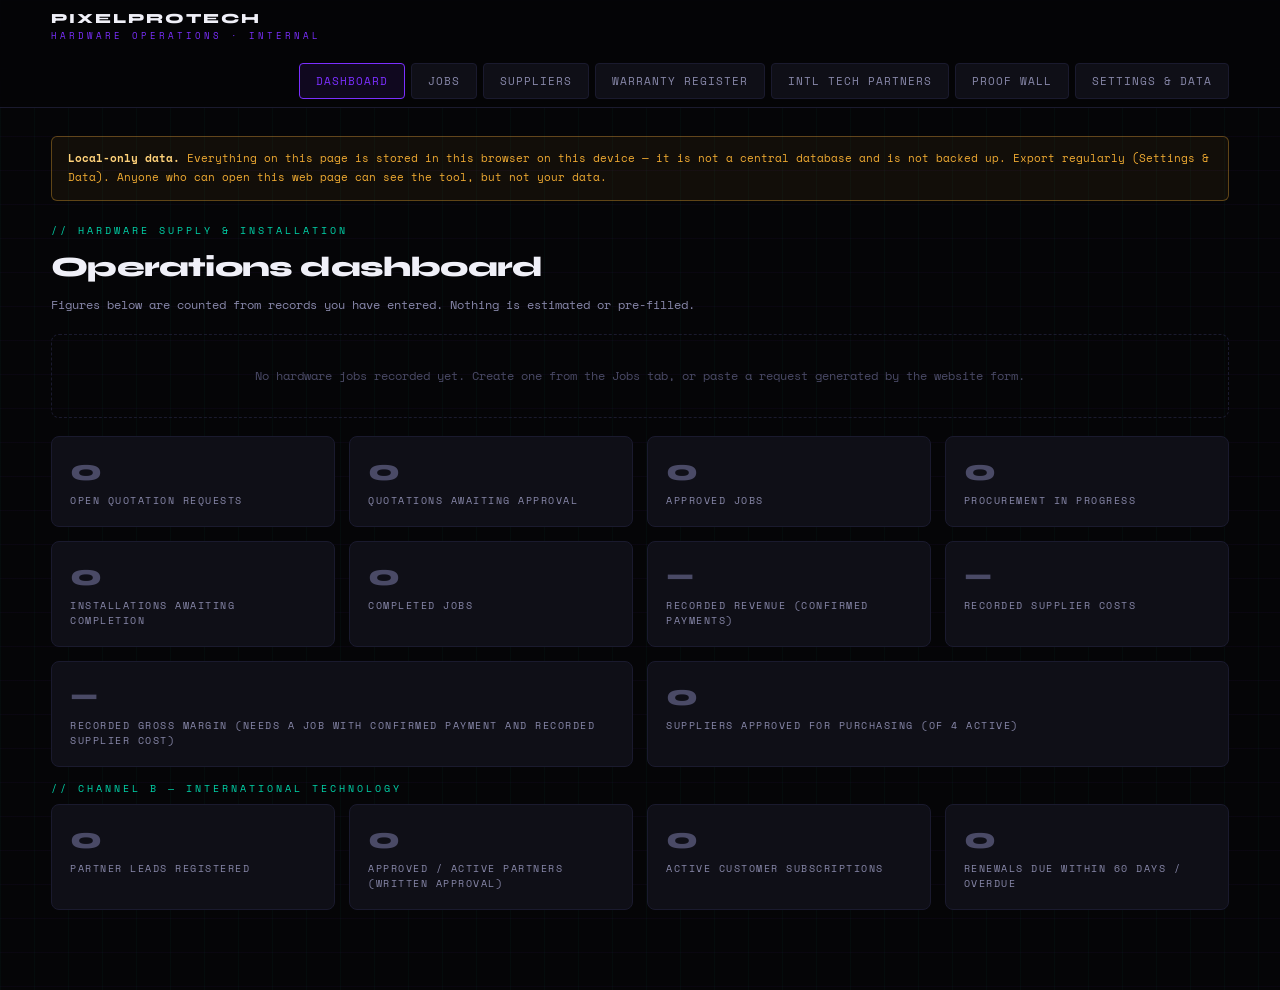
<file: hardware-admin.html>
<!DOCTYPE html>
<html lang="en">
<head>
<meta charset="UTF-8">
<meta name="viewport" content="width=device-width, initial-scale=1.0">
<meta name="robots" content="noindex, nofollow">
<title>PixelProTech — Hardware Operations (Internal)</title>
<link rel="preconnect" href="https://fonts.googleapis.com">
<link rel="preconnect" href="https://fonts.gstatic.com" crossorigin>
<link href="https://fonts.googleapis.com/css2?family=Space+Mono:wght@400;700&family=Syne:wght@400;600;700;800&display=swap" rel="stylesheet">
<style>
*,*::before,*::after{box-sizing:border-box;margin:0;padding:0}
:root{--black:#050507;--dark:#0a0a0f;--card:#0f0f17;--border:#1a1a2e;--border-lit:#2a2a44;--purple:#7b2fff;--purple-dim:#5a1fd4;--teal:#00d4aa;--white:#f0f0f8;--muted:#8888aa;--dimmer:#4a4a66;--red:#ff6b6b;--amber:#efaa32;--green:#50dc64;--mono:'Space Mono',ui-monospace,monospace;--sans:'Syne',system-ui,sans-serif}
html{scroll-behavior:smooth}
body{background:var(--black);color:var(--white);font-family:var(--sans);line-height:1.5;min-height:100vh;background-image:linear-gradient(rgba(123,47,255,.035) 1px,transparent 1px),linear-gradient(90deg,rgba(0,212,170,.03) 1px,transparent 1px);background-size:34px 34px}
:focus-visible{outline:2px solid var(--teal);outline-offset:2px}
header.top{position:sticky;top:0;z-index:50;background:rgba(5,5,7,.9);backdrop-filter:blur(14px);border-bottom:1px solid var(--border);padding:0 4%}
.top-in{max-width:1280px;margin:0 auto;display:flex;align-items:center;gap:20px;min-height:60px;flex-wrap:wrap;padding:8px 0}
.brand{font-weight:800;letter-spacing:2px;font-size:14px;text-transform:uppercase}
.brand small{display:block;font-family:var(--mono);font-size:9px;letter-spacing:3px;color:var(--purple);font-weight:400}
nav.tabs{display:flex;gap:6px;flex-wrap:wrap;margin-left:auto}
.tab{font-family:var(--mono);font-size:11px;letter-spacing:1px;padding:9px 16px;border:1px solid var(--border);border-radius:4px;background:var(--card);color:var(--muted);cursor:pointer}
.tab.on{border-color:var(--purple);color:var(--purple);background:rgba(123,47,255,.1)}
main{max-width:1280px;margin:0 auto;padding:28px 4% 80px}
.banner{font-family:var(--mono);font-size:11px;line-height:1.8;color:var(--amber);border:1px solid rgba(239,170,50,.35);background:rgba(239,170,50,.06);border-radius:6px;padding:12px 16px;margin-bottom:22px}
.banner b{color:#ffd27a}
h1{font-size:28px;font-weight:800;letter-spacing:-.8px;margin-bottom:6px}
h2{font-size:19px;font-weight:800;letter-spacing:-.4px;margin-bottom:12px}
h3{font-size:15px;font-weight:700;margin-bottom:8px}
.hud{font-family:var(--mono);font-size:10px;color:var(--teal);letter-spacing:3px;text-transform:uppercase;margin-bottom:8px}
.sub{font-family:var(--mono);font-size:12px;color:var(--muted);line-height:1.8;max-width:760px}
.panel{background:linear-gradient(180deg,rgba(255,255,255,.03),rgba(255,255,255,0)),var(--card);border:1px solid var(--border);border-radius:10px;padding:22px;margin-bottom:18px}
.grid{display:grid;gap:14px}
.g2{grid-template-columns:repeat(2,1fr)}.g3{grid-template-columns:repeat(3,1fr)}.g4{grid-template-columns:repeat(4,1fr)}
@media(max-width:900px){.g3,.g4{grid-template-columns:1fr 1fr}}
@media(max-width:600px){.g2,.g3,.g4{grid-template-columns:1fr}}
.stat{padding:18px;border:1px solid var(--border);border-radius:8px;background:var(--card)}
.stat .n{font-size:30px;font-weight:800;letter-spacing:-1px;color:var(--teal);line-height:1}
.stat .n.dim{color:var(--dimmer)}
.stat .l{font-family:var(--mono);font-size:10px;letter-spacing:1.5px;color:var(--muted);margin-top:8px;text-transform:uppercase}
.fg{display:flex;flex-direction:column;gap:5px;margin-bottom:12px}
.fg label{font-family:var(--mono);font-size:10px;color:var(--muted);letter-spacing:1px;text-transform:uppercase}
input,select,textarea{background:var(--dark);border:1px solid var(--border);border-radius:4px;padding:10px 12px;font-family:var(--mono);font-size:12px;color:var(--white);width:100%;outline:none}
input:focus,select:focus,textarea:focus{border-color:var(--purple)}
textarea{min-height:70px;resize:vertical}
select option{background:var(--dark)}
input[type=checkbox]{width:auto;accent-color:#7b2fff}
.ck{display:flex;gap:8px;align-items:flex-start;font-family:var(--mono);font-size:12px;color:var(--muted);margin-bottom:10px;cursor:pointer}
button,.btn{font-family:var(--mono);font-size:11px;letter-spacing:1px;padding:10px 16px;border-radius:4px;border:1px solid var(--border);background:transparent;color:var(--white);cursor:pointer;text-decoration:none;display:inline-block}
button:hover{border-color:var(--teal);color:var(--teal)}
button.pri{background:var(--purple);border-color:var(--purple);color:#fff}button.pri:hover{background:var(--purple-dim);color:#fff}
button.sm{padding:6px 10px;font-size:10px}
button.warn:hover{border-color:var(--red);color:var(--red)}
.row{display:flex;gap:10px;flex-wrap:wrap;align-items:center}
.sp{flex:1}
table{width:100%;border-collapse:collapse;font-family:var(--mono);font-size:11px}
th{text-align:left;color:var(--dimmer);font-weight:400;letter-spacing:1px;text-transform:uppercase;font-size:9px;padding:8px 6px;border-bottom:1px solid var(--border)}
td{padding:8px 6px;border-bottom:1px solid rgba(255,255,255,.04);vertical-align:top;color:var(--muted)}
td input,td select{padding:7px 8px;font-size:11px;min-width:70px}
.tw{overflow-x:auto}
.badge{display:inline-block;font-family:var(--mono);font-size:9px;letter-spacing:1px;padding:3px 8px;border-radius:2px;border:1px solid var(--border);color:var(--muted);white-space:nowrap}
.b-teal{color:var(--teal);border-color:rgba(0,212,170,.35);background:rgba(0,212,170,.08)}
.b-purple{color:var(--purple);border-color:rgba(123,47,255,.4);background:rgba(123,47,255,.1)}
.b-amber{color:var(--amber);border-color:rgba(239,170,50,.4);background:rgba(239,170,50,.08)}
.b-red{color:var(--red);border-color:rgba(255,107,107,.4);background:rgba(255,107,107,.08)}
.b-green{color:var(--green);border-color:rgba(80,220,100,.4);background:rgba(80,220,100,.08)}
.sub-tabs{display:flex;gap:6px;flex-wrap:wrap;margin:16px 0 20px}
.msg{font-family:var(--mono);font-size:11px;padding:10px 14px;border-radius:5px;margin:10px 0;line-height:1.7}
.msg.err{color:var(--red);border:1px solid rgba(255,107,107,.35);background:rgba(255,107,107,.06)}
.msg.ok{color:var(--teal);border:1px solid rgba(0,212,170,.3);background:rgba(0,212,170,.05)}
.msg.warn{color:var(--amber);border:1px solid rgba(239,170,50,.35);background:rgba(239,170,50,.06)}
.empty{font-family:var(--mono);font-size:12px;color:var(--dimmer);text-align:center;padding:32px;border:1px dashed var(--border);border-radius:8px}
.tot td{color:var(--white)}
.tot tr.final td{font-size:14px;color:var(--teal);font-weight:700;border-top:1px solid var(--teal)}
.log{font-family:var(--mono);font-size:10px;color:var(--dimmer);line-height:1.9;max-height:220px;overflow:auto}
a{color:var(--teal)}
/* print overlay */
#printView{display:none}
#printView.on{display:block;position:fixed;inset:0;z-index:999;background:#e9e9ef;overflow:auto;padding:20px}
.pbar{max-width:800px;margin:0 auto 14px;display:flex;gap:10px}
.doc{background:#fff;color:#111;max-width:800px;margin:0 auto;padding:44px 48px;font-family:Arial,Helvetica,sans-serif;font-size:12.5px;line-height:1.55}
.doc h1{font-family:Arial,sans-serif;font-size:24px;letter-spacing:0;color:#111;margin:0}
.doc .dh{display:flex;justify-content:space-between;gap:20px;border-bottom:3px solid #7b2fff;padding-bottom:14px;margin-bottom:18px}
.doc .co{font-size:11px;color:#444;line-height:1.5}
.doc .co b{font-size:14px;color:#111}
.doc h4{font-size:11px;letter-spacing:1.5px;text-transform:uppercase;color:#7b2fff;margin:18px 0 6px;border-bottom:1px solid #ddd;padding-bottom:3px}
.doc table{font-family:Arial,sans-serif;font-size:12px;margin-bottom:6px}
.doc th{color:#555;border-bottom:1px solid #999;font-size:10px;padding:5px 4px}
.doc td{color:#111;border-bottom:1px solid #e4e4e4;padding:5px 4px}
.doc td.r,.doc th.r{text-align:right}
.doc .kv{display:grid;grid-template-columns:150px 1fr;gap:3px 12px;margin-bottom:4px}
.doc .kv span:nth-child(odd){color:#666}
.doc .grand td{font-weight:700;font-size:14px;border-top:2px solid #111}
.doc .draft{background:#fff3cd;border:1px solid #e0b100;padding:6px 10px;font-weight:700;margin-bottom:12px}
.doc .small{font-size:10.5px;color:#555}
.doc .sig{display:grid;grid-template-columns:1fr 1fr;gap:40px;margin-top:34px}
.doc .sig div{border-top:1px solid #111;padding-top:4px;font-size:11px}
@media print{
 body{background:#fff!important}
 body>*:not(#printView){display:none!important}
 #printView.on{position:static;background:#fff;padding:0;overflow:visible}
 .pbar{display:none!important}
 .doc{box-shadow:none;padding:0;max-width:none}
}
</style>
</head>
<body>

<header class="top">
  <div class="top-in">
    <div class="brand">PixelProTech <small>HARDWARE OPERATIONS · INTERNAL</small></div>
    <nav class="tabs" id="tabs"></nav>
  </div>
</header>
<main id="main"></main>
<div id="printView"></div>

<script>
/* =====================================================
   PixelProTech Hardware Operations — internal tool
   Local-first: data lives in THIS browser only.
   ===================================================== */
var KEY='ppt_hw_ops_v1';
var STATUSES=['Request received','Assessment required','Awaiting technical information','Sourcing components','Supplier quotations received','Client quotation prepared','Quotation sent','Awaiting client approval','Approved','Payment pending','Payment confirmed','Procurement in progress','Parts received','Delivery scheduled','Installation in progress','Testing in progress','Completed','Cancelled'];
var SUP_STATUSES=['Lead — not contacted','Contacted','Awaiting response','Verification pending','Verified','Approved for purchasing','Temporarily unavailable','Rejected'];
var CHECKLIST=[['correct','Confirm correct component'],['compat','Check compatibility'],['serials','Record serial / part numbers where applicable'],['installed','Install component'],['bios','Confirm BIOS/UEFI or operating-system detection (where relevant)'],['boot','Confirm operating-system boot'],['detect','Verify memory / storage detection'],['diag','Run appropriate diagnostics'],['stable','Confirm machine stability'],['faults','Record outstanding faults']];
var RESULTS=['','Passed','Passed with observations','Failed','Requires further investigation'];
var WTYPES=['Supplier / manufacturer hardware warranty','PixelProTech installation workmanship','Additional service agreement'];
var CLAIMS=['No claim','Claim lodged','Under assessment','Accepted','Rejected','Resolved'];
var GROUPS={
 open:['Request received','Assessment required','Awaiting technical information','Sourcing components','Supplier quotations received','Client quotation prepared'],
 await:['Quotation sent','Awaiting client approval'],
 approved:['Approved','Payment pending','Payment confirmed'],
 proc:['Procurement in progress','Parts received','Delivery scheduled'],
 install:['Installation in progress','Testing in progress'],
 done:['Completed']
};
var NEEDS_APPROVAL=['Approved','Payment pending','Payment confirmed','Procurement in progress','Parts received','Delivery scheduled','Installation in progress','Testing in progress','Completed'];

function uid(){return Math.random().toString(36).slice(2,9)+Date.now().toString(36).slice(-3);}
function today(){return new Date(Date.now()-new Date().getTimezoneOffset()*60000).toISOString().slice(0,10);}
function nowTs(){return new Date().toISOString();}
function esc(s){return String(s==null?'':s).replace(/[&<>"']/g,function(c){return {'&':'&amp;','<':'&lt;','>':'&gt;','"':'&quot;',"'":'&#39;'}[c];});}
function r2(n){return Math.round((n+Number.EPSILON)*100)/100;}
function money(n){return 'R '+Number(n||0).toLocaleString('en-ZA',{minimumFractionDigits:2,maximumFractionDigits:2});}
function addDays(d,n){var x=new Date(d+'T12:00:00');x.setDate(x.getDate()+n);return x.toISOString().slice(0,10);}

function seedSuppliers(){
  function mk(name,notes,type){return {id:uid(),name:name,type:type||'Prospective supplier',website:'',contact:'',location:'',brands:'',categories:'',trade:'',pricing:'',stock:'',delivery:'',warranty:'',returns:'',vat:'',status:SUP_STATUSES[0],verified:'',notes:notes,archived:false,created:nowTs()};}
  return [
    mk('JLS Computers','Prospective supplier lead. Not a confirmed PixelProTech partner. No details verified yet.'),
    mk('Service Parts Logistics (SPL)','Prospective supplier lead. Not a confirmed PixelProTech partner. No details verified yet.'),
    mk('TVR Distribution','Prospective supplier lead. Not a confirmed PixelProTech partner. No details verified yet.'),
    mk('ASUS South Africa authorised partner directory','BRAND-SPECIFIC VERIFICATION SOURCE — used to check whether a reseller is an authorised ASUS partner. Not automatically a direct supplier.','Verification resource')
  ];
}
function blank(){return {v:1,suppliers:seedSuppliers(),jobs:[],partners:[],offerings:[],customers:[],income:[],ienq:[],proof:[],audit:[],seq:{quote:0},settings:{vatRegistered:false,vatRate:15,payInstr:'',defPayTerms:'',defValidity:14,defWarranty:'Hardware carries the supplier / manufacturer warranty stated for each item. Installation workmanship terms are stated separately. No warranty beyond the supplier or manufacturer terms is implied.',defExclusions:'Pre-existing faults unrelated to the quoted work; loss of data not caused by PixelProTech; software licences unless itemised; work outside the agreed scope.',technicians:''}};}
var S=load();
function norm(o){o.audit=o.audit||[];o.seq=o.seq||{quote:0};['partners','offerings','customers','income','ienq','proof'].forEach(function(k){o[k]=o[k]||[];});o.settings=Object.assign(blank().settings,o.settings||{});return o;}
function load(){try{var t=localStorage.getItem(KEY);if(t){var o=JSON.parse(t);if(o&&o.jobs&&o.suppliers){return norm(o);}}}catch(e){}return blank();}
var saveFailed=false;
function save(){try{localStorage.setItem(KEY,JSON.stringify(S));saveFailed=false;}catch(e){saveFailed=true;alert('WARNING: could not save to this browser (storage full or blocked). Export your data now.');}}
function audit(action,jobId){S.audit.push({ts:nowTs(),action:action,job:jobId||''});if(S.audit.length>3000)S.audit=S.audit.slice(-3000);}

var ui={tab:'dash',jobId:null,jtab:'overview',filter:'all',q:'',supEdit:null,supShowArch:false,msg:'',itab:'partners',prEdit:null,pEdit:null,oEdit:null,cEdit:null,eEdit:null};
function J(){return S.jobs.find(function(j){return j.id===ui.jobId;});}
function SUP(id){return S.suppliers.find(function(s){return s.id===id;});}
function supName(id){var s=SUP(id);return s?s.name:'(none)';}

/* ---------- generic path binding ---------- */
function setPath(o,path,val){var p=path.split('.');for(var i=0;i<p.length-1;i++){if(o[p[i]]==null)o[p[i]]={};o=o[p[i]];}o[p[p.length-1]]=val;}
function getPath(o,path){return path.split('.').reduce(function(a,k){return a==null?undefined:a[k];},o);}
function F(label,scope,path,val,o){o=o||{};
  var a=' data-scope="'+scope+'" data-f="'+esc(path)+'"'+(o.sid?' data-sid="'+esc(o.sid)+'"':'')+(o.coll?' data-coll="'+o.coll+'"':'')+(o.num?' data-num="1"':'')+(o.after?' data-after="'+o.after+'"':'')+(o.re?' data-re="1"':'');
  var h='';
  if(o.type==='textarea')h='<textarea'+a+(o.ph?' placeholder="'+esc(o.ph)+'"':'')+'>'+esc(val)+'</textarea>';
  else if(o.type==='select'){h='<select'+a+'>'+o.opts.map(function(x){var v=Array.isArray(x)?x[0]:x,l=Array.isArray(x)?x[1]:x;return '<option value="'+esc(v)+'"'+(String(v)===String(val==null?'':val)?' selected':'')+'>'+esc(l)+'</option>';}).join('')+'</select>';}
  else if(o.type==='checkbox')return '<label class="ck"><input type="checkbox"'+a+(val?' checked':'')+'> <span>'+esc(label)+'</span></label>';
  else h='<input type="'+(o.type||'text')+'"'+a+' value="'+esc(val)+'"'+(o.num?' step="any" min="0"':'')+(o.ph?' placeholder="'+esc(o.ph)+'"':'')+'>';
  if(o.bare)return h;
  return '<div class="fg"><label>'+esc(label)+'</label>'+h+'</div>';
}
function JF(label,path,o){var j=J();return F(label,'job',path,getPath(j,path),o);}
function target(t){var sc=t.dataset.scope;if(sc==='job')return J();if(sc==='set')return S.settings;if(sc==='sup')return SUP(t.dataset.sid);if(sc==='coll')return (S[t.dataset.coll]||[]).find(function(x){return x.id===t.dataset.sid;});return null;}

document.addEventListener('change',function(e){
  var t=e.target;
  if(t.dataset&&t.dataset.status){changeStatus(t);return;}
  if(t.dataset&&t.dataset.pstatus!==undefined){changePartnerStatus(t);return;}
  if(!t.dataset||t.dataset.f===undefined)return;
  var o=target(t);if(!o)return;
  var v=t.type==='checkbox'?t.checked:(t.dataset.num?(parseFloat(t.value)||0):t.value);
  if(t.dataset.f==='quote.approval'){if(!approvalOk(o,v)){t.value=o.quote.approval;return;}}
  setPath(o,t.dataset.f,v);
  if(t.dataset.scope==='job'){o.updated=nowTs();audit('Edited '+t.dataset.f,o.id);}
  if(t.dataset.scope==='sup'){audit('Edited supplier field '+t.dataset.f+' ('+o.name+')');}
  if(t.dataset.scope==='coll'){audit('Edited '+t.dataset.coll+' field '+t.dataset.f+(o.name?' ('+o.name+')':''));}
  save();
  var a=t.dataset.after;
  if(a==='quote')refreshQuote();else if(a==='render')render();else if(a==='cmp')render();
});
document.addEventListener('click',function(e){
  var b=e.target.closest('[data-act]');if(!b)return;
  var act=b.dataset.act,id=b.dataset.id,i=b.dataset.i;
  (ACTS[act]||function(){})(id,i,b);
});

/* ---------- status workflow ---------- */
function gate(j,s){
  var q=j.quote;
  if(NEEDS_APPROVAL.indexOf(s)>-1&&!(q&&q.approval==='Approved'))return 'Cannot set "'+s+'": the client quotation has not been recorded as Approved (Quote tab).';
  if(s==='Payment confirmed'&&!j.payment.confirmed)return 'Cannot set "Payment confirmed": record the confirmed payment (date, reference, amount) on the Procurement tab first.';
  if(['Procurement in progress','Parts received','Delivery scheduled'].indexOf(s)>-1&&j.payment.requireUpfront&&!j.payment.confirmed)return 'Cannot set "'+s+'": upfront payment is required and not yet confirmed.';
  if(s==='Completed'){var r=j.install.result;if(r!=='Passed'&&r!=='Passed with observations')return 'Cannot set "Completed": the installation test result must be recorded as Passed or Passed with observations (Installation tab).';}
  return '';
}
function changeStatus(t){
  var j=J(),s=t.value,m=gate(j,s);
  if(m){alert(m);t.value=j.status;return;}
  var note=prompt('Optional note for this status change:','')||'';
  j.status=s;j.statusLog.push({ts:nowTs(),status:s,note:note});j.updated=nowTs();audit('Status → '+s,j.id);save();render();
}
function approvalOk(j,v){
  var q=j.quote;
  if(v==='Approved'){
    if(!q.approvedDate||!q.approvedBy||!q.approvalEvidence){alert('To mark the quotation Approved, first enter the approval date, who approved, and the written evidence reference (e.g. email or WhatsApp message date/ID).');return false;}
  }
  return true;
}

/* ---------- quote calc ---------- */
function lineCalc(l){
  var unit=l.cat==='Hardware'?r2((l.cost||0)*(1+(l.markup||0)/100)):(l.price||0);
  var sell=r2((l.qty||0)*unit),cost=r2((l.qty||0)*(l.cost||0));
  return {unit:unit,sell:sell,cost:cost};
}
function calcQuote(j){
  var q=j.quote,cats={Hardware:0,Installation:0,Additional:0,Delivery:0},cost=0;
  q.lines.forEach(function(l){if(l.include===false)return;var c=lineCalc(l);cats[l.cat]=r2((cats[l.cat]||0)+c.sell);cost=r2(cost+c.cost);});
  var sub=r2(cats.Hardware+cats.Installation+cats.Additional+cats.Delivery);
  var vat=S.settings.vatRegistered?r2(sub*(S.settings.vatRate||0)/100):0;
  return {cats:cats,sub:sub,vat:vat,total:r2(sub+vat),cost:cost,margin:r2(sub-cost)};
}
function refreshQuote(){
  var j=J();if(!j||!j.quote)return;
  var el=document.getElementById('qtotals');if(el)el.innerHTML=quoteTotalsHtml(j);
  j.quote.lines.forEach(function(l,i){var c=lineCalc(l);var u=document.getElementById('lu'+i),s=document.getElementById('ls'+i);if(u)u.textContent=money(c.unit);if(s)s.textContent=money(c.sell);});
}
function quoteTotalsHtml(j){
  var c=calcQuote(j),v=S.settings.vatRegistered;
  return '<table class="tot"><tr><td>Hardware</td><td style="text-align:right">'+money(c.cats.Hardware)+'</td></tr><tr><td>Installation</td><td style="text-align:right">'+money(c.cats.Installation)+'</td></tr><tr><td>Additional services</td><td style="text-align:right">'+money(c.cats.Additional)+'</td></tr><tr><td>Delivery</td><td style="text-align:right">'+money(c.cats.Delivery)+'</td></tr><tr><td>Subtotal'+(v?' (excl. VAT)':'')+'</td><td style="text-align:right">'+money(c.sub)+'</td></tr><tr><td>'+(v?'VAT @ '+S.settings.vatRate+'%':'VAT')+'</td><td style="text-align:right">'+(v?money(c.vat):'Not charged (not VAT-registered per settings)')+'</td></tr><tr class="final"><td>FINAL AMOUNT PAYABLE</td><td style="text-align:right">'+money(c.total)+'</td></tr></table>'+
  '<div class="msg warn" style="margin-top:12px">INTERNAL ONLY — procurement cost '+money(c.cost)+' · recorded margin on this quote '+money(c.margin)+(c.sub?' ('+(c.margin/c.sub*100).toFixed(1)+'%)':'')+'. Not shown on the client document.</div>';
}

/* ---------- ACTIONS ---------- */
var ACTS={
 tab:function(id){ui.tab=id;ui.jobId=null;ui.msg='';render();},
 jtab:function(id){ui.jtab=id;render();},
 openjob:function(id){ui.jobId=id;ui.jtab='overview';ui.tab='jobs';render();window.scrollTo(0,0);},
 closejob:function(){ui.jobId=null;render();},
 newjob:function(){ui.tab='jobs';ui.jobId='__new';render();},
 createjob:function(){createJob();},
 parse:function(){parseInto();},
 setfilter:function(id){ui.filter=id;render();},
 supnew:function(){var s={id:uid(),name:'New supplier',type:'Prospective supplier',website:'',contact:'',location:'',brands:'',categories:'',trade:'',pricing:'',stock:'',delivery:'',warranty:'',returns:'',vat:'',status:SUP_STATUSES[0],verified:'',notes:'',archived:false,created:nowTs()};S.suppliers.push(s);audit('Added supplier');save();ui.supEdit=s.id;render();},
 supedit:function(id){ui.supEdit=ui.supEdit===id?null:id;render();},
 suparch:function(id){var s=SUP(id);s.archived=!s.archived;audit((s.archived?'Archived':'Restored')+' supplier '+s.name);save();render();},
 suparchshow:function(){ui.supShowArch=!ui.supShowArch;render();},
 verifytoday:function(id){var s=SUP(id);s.verified=today();audit('Verification date set for '+s.name);save();render();},
 addcmp:function(){var j=J();j.comparisons.push({id:uid(),component:'',make:'',model:'',partNo:'',compat:'',rows:[],pref:-1,reason:''});audit('Added component to source',j.id);save();render();},
 addrow:function(id){var j=J(),c=j.comparisons.find(function(x){return x.id===id;});c.rows.push({supplier:'',price:0,vat:'Unknown',stock:'',delivery:0,lead:'',warranty:'',returns:'',ref:'',date:today(),auth:'Unverified'});save();render();},
 delrow:function(id,i){var j=J(),c=j.comparisons.find(function(x){return x.id===id;});i=+i;c.rows.splice(i,1);if(c.pref===i)c.pref=-1;else if(c.pref>i)c.pref--;audit('Removed supplier quote row',j.id);save();render();},
 pref:function(id,i){var j=J(),c=j.comparisons.find(function(x){return x.id===id;});i=+i;var r=c.rows[i];
   if(!r.supplier){alert('Select the supplier for this row first.');return;}
   if(r.auth==='Unverified'&&!confirm('This quote is marked "Unverified" for authenticity/traceability. Select it as preferred anyway?'))return;
   c.pref=i;audit('Preferred supplier selected: '+supName(r.supplier),j.id);save();render();},
 clearpref:function(id){var j=J(),c=j.comparisons.find(function(x){return x.id===id;});c.pref=-1;save();render();},
 mkquote:function(){var j=J();S.seq.quote++;var y=new Date().getFullYear();j.quote={number:'PPT-Q-'+y+'-'+String(S.seq.quote).padStart(3,'0'),issued:today(),validDays:S.settings.defValidity,scope:'',delivery:'',payTerms:S.settings.defPayTerms,warranty:S.settings.defWarranty,exclusions:S.settings.defExclusions,approval:'Draft',approvedDate:'',approvedBy:'',approvalEvidence:'',lines:[]};audit('Created quotation '+j.quote.number,j.id);save();render();},
 addline:function(id){var j=J();var cat=id;var base={id:uid(),cat:cat,desc:'',qty:1,cost:0,markup:0,price:0,cond:'Unspecified',include:true};
   if(cat==='Installation')base.desc='Installation labour';
   j.quote.lines.push(base);save();render();},
 addpreset:function(id){var j=J();var map={diag:['Additional','Diagnosis fee',true],mig:['Additional','Data migration (only if client has authorised it)',false],other:['Additional','Other approved project charge',true],deliv:['Delivery','Collection and delivery',true]};var m=map[id];j.quote.lines.push({id:uid(),cat:m[0],desc:m[1],qty:1,cost:0,markup:0,price:0,cond:'Unspecified',include:m[2]});save();render();},
 pullcmp:function(){var j=J(),n=0;j.comparisons.forEach(function(c){if(c.pref<0)return;var r=c.rows[c.pref];var cost=r.price;if(r.vat==='Incl. VAT'&&S.settings.vatRegistered)cost=r2(r.price/(1+(S.settings.vatRate||0)/100));
   if(j.quote.lines.some(function(l){return l.src===c.id;}))return;
   j.quote.lines.push({id:uid(),cat:'Hardware',desc:[c.make,c.model,c.component].filter(Boolean).join(' ')+(c.partNo?' (P/N '+c.partNo+')':''),qty:j.equip.qty||1,cost:cost,markup:0,price:0,cond:r.auth==='Genuine / traceable'?'Genuine / traceable':(r.auth==='Compatible alternative'?'Compatible alternative':'Unspecified'),include:true,src:c.id});n++;});
   if(!n)alert('No new preferred components to pull. Select a preferred supplier on the Sourcing tab first (already-pulled components are skipped).');
   else{audit('Pulled '+n+' preferred component(s) into quote',j.id);}
   save();render();},
 delline:function(id,i){var j=J();j.quote.lines.splice(+i,1);save();render();},
 printquote:function(){printQuote();},
 addorder:function(){addOrder();},
 recpay:function(){recordPayment();},
 clearpay:function(){var j=J();if(!confirm('Un-confirm this payment record? (It stays in the audit log.)'))return;j.payment.confirmed=false;audit('Payment confirmation withdrawn',j.id);save();render();},
 addev:function(){var j=J();j.install.evidence.push({desc:'',file:''});save();render();},
 addwar:function(){var j=J();j.warranties.push({id:uid(),component:'',type:WTYPES[0],supplier:'',purchase:'',installDate:j.install.date||'',months:0,supRef:'',handover:'',claim:CLAIMS[0]});audit('Added warranty record',j.id);save();render();},
 report:function(){printReport();},
 closeprint:function(){document.getElementById('printView').className='';document.getElementById('printView').innerHTML='';},
 doprint:function(){window.print();},
 rvparse:function(){parseReview();},
 prfadd:function(){var p=newProof();S.proof.unshift(p);audit('Added proof record');save();ui.prEdit=p.id;render();},
 prfedit:function(id){ui.prEdit=ui.prEdit===id?null:id;render();},
 mkproof:function(){var j=J();var p=newProof();p.type='Completed job';p.title=[j.equip.qty>1?j.equip.qty+' × ':'',j.equip.type||'Equipment',' — ',(j.equip.unknown?'assessment & upgrade':'upgrade / repair')].join('');p.location=(j.client.loc||'');p.date=(j.install.completed||today());p.internalRef='Job '+j.ref+' (client: '+(j.client.org||'')+')';p.summary='';S.proof.unshift(p);audit('Proof draft created from job '+j.ref,j.id);save();ui.tab='proof';ui.jobId=null;ui.prEdit=p.id;render();},
 itab:function(id){ui.itab=id;render();},
 padd:function(){var p={id:uid(),name:'New partner lead',country:'',website:'',category:ICATS[0],programmeUrl:'',model:IMODELS[0],saElig:'Unknown',saSource:'',status:PSTATUSES[0],appDate:'',approvedDate:'',approvalEvidence:'',commission:'',commBasis:'Unknown',commSource:'',recurring:'',recBasis:'Unknown',recSource:'',payCurrency:'',payMethod:'',payMin:'',conditions:'',certs:'',support:'',verified:'',notes:'',corr:[],created:nowTs()};S.partners.push(p);audit('Added partner lead');save();ui.pEdit=p.id;render();},
 pedit:function(id){ui.pEdit=ui.pEdit===id?null:id;render();},
 pverify:function(id){var p=pById(id);p.verified=today();audit('Partner verification date set: '+p.name);save();render();},
 pcorr:function(id){var p=pById(id);p.corr.push({date:today(),type:'Email',summary:'',ref:''});save();render();},
 oadd:function(){var ok=S.partners.filter(partnerLive);if(!ok.length){alert('Offerings can only be created for a partner with status Approved or Active partner (with written approval recorded).');return;}var o={id:uid(),partnerId:ok[0].id,name:'',category:ICATS[0],desc:'',currency:'ZAR',setup:0,recurring:0,period:'Monthly',terms:'',listed:false,created:nowTs()};S.offerings.push(o);audit('Added offering');save();ui.oEdit=o.id;render();},
 oedit:function(id){ui.oEdit=ui.oEdit===id?null:id;render();},
 cadd:function(){if(!S.offerings.length){alert('Create an offering first (Catalogue tab).');return;}var c={id:uid(),name:'',contact:'',email:'',tel:'',offeringId:S.offerings[0].id,status:'Quoted',start:'',period:'Monthly',renewal:'',currency:'ZAR',setupCharged:0,recurringAmount:0,notes:'',created:nowTs()};S.customers.push(c);audit('Added customer subscription record');save();ui.cEdit=c.id;render();},
 cedit:function(id){ui.cEdit=ui.cEdit===id?null:id;render();},
 iadd:function(){var d=today();S.income.push({id:uid(),date:d,partnerId:'',type:'Commission',amount:0,currency:'ZAR',ref:'',notes:''});audit('Added income entry');save();render();},
 eadd:function(){var e={id:uid(),ref:genIRef(),created:nowTs(),name:'',contact:'',email:'',tel:'',loc:'',cats:'',need:'',scale:'',status:'New',notes:''};S.ienq.unshift(e);audit('Added international enquiry '+e.ref);save();ui.eEdit=e.id;render();},
 eparse:function(){parseIEnq();},
 eedit:function(id){ui.eEdit=ui.eEdit===id?null:id;render();},
 export:function(){exportData();},
 import:function(){document.getElementById('impfile').click();}
};

/* ---------- create job / parse ---------- */
function newJobObj(ref){return {id:uid(),ref:ref,created:nowTs(),updated:nowTs(),status:STATUSES[0],statusLog:[{ts:nowTs(),status:STATUSES[0],note:'Job created'}],client:{org:'',contact:'',email:'',tel:'',loc:'',pref:''},equip:{type:'',qty:1,make:'',model:'',problem:'',ram:'',store:'',want:'',other:'',unknown:false,needs:'',files:''},notes:'',comparisons:[],quote:null,payment:{terms:'',requireUpfront:true,confirmed:false,date:'',ref:'',amount:0,method:'',instr:''},orders:[],install:{tech:'',date:'',site:'',equipId:'',parts:'',checklist:{},serials:'',outstanding:'',result:'',notes:'',evidence:[],completed:''},warranties:[]};}
function genRef(){var c='ABCDEFGHJKLMNPQRSTUVWXYZ23456789',r='HW-';for(var i=0;i<6;i++)r+=c[Math.floor(Math.random()*c.length)];return r;}
function parseInto(){
  var t=document.getElementById('rawreq').value;var out=document.getElementById('parsemsg');
  if(!t.trim()){out.innerHTML='<div class="msg err">Paste the request text first.</div>';return;}
  function g(label){var m=t.match(new RegExp('^'+label.replace(/[.*+?^${}()|[\]\\\/]/g,'\\$&')+'\\s*(.*)$','m'));return m?m[1].trim():'';}
  var rm=t.match(/(HW-[A-Z0-9]{6})/);var ref=rm?rm[1]:genRef();
  if(S.jobs.some(function(x){return x.ref===ref;})){out.innerHTML='<div class="msg err">A job with reference '+esc(ref)+' already exists.</div>';return;}
  var j=newJobObj(ref);
  j.client={org:g('Name/Organisation:'),contact:g('Contact person:'),email:g('Email:'),tel:g('Phone:'),loc:g('Location:'),pref:g('Preferred contact:')};
  var needs=g('Needs quoted:');
  j.equip={type:g('Equipment type:'),qty:parseInt(g('Number of machines:'),10)||1,make:g('Manufacturer:'),model:g('Model:'),problem:g('Problem / requirement:'),ram:g('Existing RAM:'),store:g('Existing storage:'),want:g('Desired upgrade:'),other:g('Other info:'),unknown:/Client does not know which component/.test(t),needs:needs==='—'?'':needs,files:g('Files I will send separately:')};
  if(j.equip.unknown){j.status='Assessment required';j.statusLog.push({ts:nowTs(),status:j.status,note:'Client asked for requirements assessment'});}
  j.notes='Imported from client request text on '+today()+'.';
  S.jobs.unshift(j);audit('Job created from pasted request '+ref,j.id);save();ui.jobId=j.id;ui.jtab='overview';render();
}
function createJob(){
  var org=(document.getElementById('nj-org').value||'').trim();
  if(!org){document.getElementById('parsemsg').innerHTML='<div class="msg err">Enter at least a client name.</div>';return;}
  var j=newJobObj(genRef());j.client.org=org;j.client.contact=(document.getElementById('nj-contact').value||'').trim();j.client.tel=(document.getElementById('nj-tel').value||'').trim();
  S.jobs.unshift(j);audit('Job created manually '+j.ref,j.id);save();ui.jobId=j.id;ui.jtab='overview';render();
}

/* ---------- procurement ---------- */
function recordPayment(){
  var j=J(),d=document.getElementById('pay-date').value,r=document.getElementById('pay-ref').value.trim(),a=parseFloat(document.getElementById('pay-amt').value),m=document.getElementById('pay-method').value.trim();
  if(!d||!r||!(a>0)){alert('To confirm payment you must enter the date received, a payment reference (bank/EFT/receipt reference) and the amount actually received. Payment is never marked received without these.');return;}
  j.payment.confirmed=true;j.payment.date=d;j.payment.ref=r;j.payment.amount=a;j.payment.method=m;audit('Payment confirmed '+money(a)+' ref '+r,j.id);save();render();
}
function addOrder(){
  var j=J(),q=j.quote;
  if(!q||q.approval!=='Approved'){alert('Blocked: no supplier order may be recorded until the client quotation is Approved.');return;}
  if(j.payment.requireUpfront&&!j.payment.confirmed){alert('Blocked: upfront payment is required for this job and has not been confirmed. Record the confirmed payment first (or switch off "upfront payment required" for this job if different terms were agreed in writing).');return;}
  var sid=document.getElementById('ord-sup').value;
  if(!sid){alert('Select a supplier.');return;}
  var s=SUP(sid);
  if(s.status!=='Approved for purchasing'){alert('Blocked: supplier "'+s.name+'" has status "'+s.status+'". Only suppliers with status "Approved for purchasing" can receive orders. Update the supplier record first.');return;}
  j.orders.push({id:uid(),supplier:sid,orderRef:'',invoiceRef:'',date:today(),cost:0,expected:'',status:'Ordered',receivedDate:'',received:''});
  audit('Supplier order started with '+s.name,j.id);save();render();
}

/* ---------- export / import ---------- */
function exportData(){
  var blob=new Blob([JSON.stringify(S,null,2)],{type:'application/json'});var a=document.createElement('a');a.href=URL.createObjectURL(blob);a.download='pixelprotech-hardware-ops-'+today()+'.json';document.body.appendChild(a);a.click();setTimeout(function(){URL.revokeObjectURL(a.href);a.remove();},500);
  audit('Exported data');save();
}
function importData(file){
  var r=new FileReader();r.onload=function(){
    try{var o=JSON.parse(r.result);if(!o||!Array.isArray(o.jobs)||!Array.isArray(o.suppliers))throw new Error('Not a valid export file.');
      if(!confirm('Import will REPLACE the data in this browser with the file contents ('+o.jobs.length+' jobs, '+o.suppliers.length+' suppliers). A copy of the current data is kept in this browser as a safety backup. Continue?'))return;
      try{localStorage.setItem(KEY+'_prev',JSON.stringify(S));}catch(e){}
      S=norm(o);audit('Imported data');save();render();alert('Import complete.');
    }catch(e){alert('Import failed: '+e.message);}
  };r.readAsText(file);
}

/* ---------- rendering ---------- */
function statusBadge(s){var c='';if(s==='Completed')c='b-green';else if(s==='Cancelled')c='b-red';else if(GROUPS.install.indexOf(s)>-1||GROUPS.proc.indexOf(s)>-1)c='b-amber';else if(GROUPS.approved.indexOf(s)>-1)c='b-teal';else c='b-purple';return '<span class="badge '+c+'">'+esc(s)+'</span>';}
function render(){
  var tabs=[['dash','DASHBOARD'],['jobs','JOBS'],['sup','SUPPLIERS'],['war','WARRANTY REGISTER'],['intl','INTL TECH PARTNERS'],['proof','PROOF WALL'],['set','SETTINGS & DATA']];
  document.getElementById('tabs').innerHTML=tabs.map(function(t){return '<button class="tab'+(ui.tab===t[0]?' on':'')+'" data-act="tab" data-id="'+t[0]+'">'+t[1]+'</button>';}).join('');
  var m=document.getElementById('main'),h='<div class="banner"><b>Local-only data.</b> Everything on this page is stored in this browser on this device — it is not a central database and is not backed up. Export regularly (Settings &amp; Data). Anyone who can open this web page can see the tool, but not your data.</div>';
  if(ui.tab==='dash')h+=vDash();else if(ui.tab==='jobs')h+=(ui.jobId?(ui.jobId==='__new'?vNew():vJob()):vJobs());else if(ui.tab==='sup')h+=vSup();else if(ui.tab==='war')h+=vWar();else if(ui.tab==='intl')h+=vIntl();else if(ui.tab==='proof')h+=vProof();else h+=vSet();
  m.innerHTML=h;
}
function count(group){return S.jobs.filter(function(j){return GROUPS[group].indexOf(j.status)>-1;}).length;}
function vDash(){
  var n=S.jobs.length,rev=0,cost=0,paidJobs=0;
  S.jobs.forEach(function(j){if(j.payment.confirmed){rev=r2(rev+(j.payment.amount||0));paidJobs++;}j.orders.forEach(function(o){cost=r2(cost+(o.cost||0));});});
  function st(v,l){return '<div class="stat"><div class="n'+(v===0?' dim':'')+'">'+v+'</div><div class="l">'+l+'</div></div>';}
  function mo(v,l,has){return '<div class="stat"><div class="n'+(has?'':' dim')+'">'+(has?money(v):'—')+'</div><div class="l">'+l+'</div></div>';}
  var h='<div class="hud">// Hardware supply &amp; installation</div><h1>Operations dashboard</h1><p class="sub">Figures below are counted from records you have entered. Nothing is estimated or pre-filled.</p><div style="height:18px"></div>';
  if(!n)h+='<div class="empty">No hardware jobs recorded yet. Create one from the Jobs tab, or paste a request generated by the website form.</div><div style="height:18px"></div>';
  h+='<div class="grid g4">'+st(count('open'),'Open quotation requests')+st(count('await'),'Quotations awaiting approval')+st(count('approved'),'Approved jobs')+st(count('proc'),'Procurement in progress')+st(count('install'),'Installations awaiting completion')+st(count('done'),'Completed jobs')+mo(rev,'Recorded revenue (confirmed payments)',paidJobs>0)+mo(cost,'Recorded supplier costs',S.jobs.some(function(j){return j.orders.some(function(o){return o.cost>0;});}))+'</div>';
  var mj=S.jobs.filter(function(j){return j.payment.confirmed&&j.orders.some(function(o){return o.cost>0;});});
  var mr=0,mc=0;mj.forEach(function(j){mr+=j.payment.amount||0;j.orders.forEach(function(o){mc+=o.cost||0;});});
  h+='<div style="height:14px"></div><div class="grid g2"><div class="stat"><div class="n'+(mj.length?'':' dim')+'">'+(mj.length?money(r2(mr-mc)):'—')+'</div><div class="l">Recorded gross margin '+(mj.length?'('+mj.length+' job(s) with both payment and cost recorded; includes VAT in payment if charged)':'(needs a job with confirmed payment and recorded supplier cost)')+'</div></div><div class="stat"><div class="n'+(S.suppliers.filter(function(s){return s.status==='Approved for purchasing'&&!s.archived;}).length?'':' dim')+'">'+S.suppliers.filter(function(s){return s.status==='Approved for purchasing'&&!s.archived;}).length+'</div><div class="l">Suppliers approved for purchasing (of '+S.suppliers.filter(function(s){return !s.archived;}).length+' active)</div></div></div>';
  var t0=today(),due=S.customers.filter(function(c){return c.status==='Active'&&c.renewal&&c.renewal<=addDays(t0,60);}).length;
  var live=S.partners.filter(partnerLive).length;
  h+='<div style="height:14px"></div><div class="hud">// Channel B — international technology</div><div class="grid g4"><div class="stat"><div class="n'+(S.partners.length?'':' dim')+'">'+S.partners.length+'</div><div class="l">Partner leads registered</div></div><div class="stat"><div class="n'+(live?'':' dim')+'">'+live+'</div><div class="l">Approved / active partners (written approval)</div></div><div class="stat"><div class="n'+(S.customers.filter(function(c){return c.status==='Active';}).length?'':' dim')+'">'+S.customers.filter(function(c){return c.status==='Active';}).length+'</div><div class="l">Active customer subscriptions</div></div><div class="stat"><div class="n'+(due?'':' dim')+'">'+due+'</div><div class="l">Renewals due within 60 days / overdue</div></div></div>';
  return h;
}
function vJobs(){
  var h='<div class="row"><div><div class="hud">// Enquiries &amp; jobs</div><h1>Jobs</h1></div><div class="sp"></div><button class="pri" data-act="newjob">+ NEW JOB / PASTE REQUEST</button></div>';
  var fl=[['all','All'],['open','Open'],['await','Awaiting approval'],['approved','Approved'],['proc','Procurement'],['install','Installation'],['done','Completed']];
  h+='<div class="sub-tabs">'+fl.map(function(f){return '<button class="tab'+(ui.filter===f[0]?' on':'')+'" data-act="setfilter" data-id="'+f[0]+'">'+f[1]+'</button>';}).join('')+'</div>';
  var list=S.jobs.filter(function(j){return ui.filter==='all'||GROUPS[ui.filter].indexOf(j.status)>-1;});
  if(!list.length)return h+'<div class="empty">No jobs'+(ui.filter==='all'?' yet.':' in this stage.')+'</div>';
  h+='<div class="panel tw"><table><tr><th>Ref</th><th>Client</th><th>Equipment</th><th>Status</th><th>Created</th><th></th></tr>'+list.map(function(j){return '<tr><td style="color:var(--purple)">'+esc(j.ref)+'</td><td>'+esc(j.client.org||'—')+'<br><span style="color:var(--dimmer)">'+esc(j.client.loc)+'</span></td><td>'+esc((j.equip.qty||1)+' × '+(j.equip.type||'?'))+(j.equip.unknown?' <span class="badge b-teal">ASSESS</span>':'')+'</td><td>'+statusBadge(j.status)+'</td><td>'+esc(j.created.slice(0,10))+'</td><td><button class="sm" data-act="openjob" data-id="'+j.id+'">OPEN</button></td></tr>';}).join('')+'</table></div>';
  return h;
}
function vNew(){
  return '<div class="row"><button class="sm" data-act="closejob">← BACK</button></div><div style="height:12px"></div><div class="hud">// New job</div><h1>Create a job</h1><div id="parsemsg"></div>'+
  '<div class="panel"><h3>Option A — paste a request from the website form</h3><p class="sub" style="margin-bottom:12px">When a client submits the website form, the request arrives to you on WhatsApp or email as text. Paste it here to create the job automatically.</p><textarea id="rawreq" style="min-height:180px" placeholder="HARDWARE QUOTATION REQUEST — HW-XXXXXX …"></textarea><div style="height:10px"></div><button class="pri" data-act="parse">CREATE JOB FROM PASTED REQUEST</button></div>'+
  '<div class="panel"><h3>Option B — enter manually</h3><div class="grid g3"><div class="fg"><label>Client / organisation *</label><input id="nj-org"></div><div class="fg"><label>Contact person</label><input id="nj-contact"></div><div class="fg"><label>Telephone</label><input id="nj-tel"></div></div><button data-act="createjob">CREATE EMPTY JOB</button></div>';
}
function vJob(){
  var j=J();if(!j){ui.jobId=null;return vJobs();}
  var tabs=[['overview','OVERVIEW'],['sourcing','SOURCING'],['quote','QUOTE'],['proc','PAYMENT & PROCUREMENT'],['install','INSTALLATION & TESTING'],['warranty','WARRANTY']];
  var h='<div class="row"><button class="sm" data-act="closejob">← ALL JOBS</button><div class="sp"></div>'+statusBadge(j.status)+'</div><div style="height:10px"></div><div class="hud">// Job</div><h1>'+esc(j.ref)+' · '+esc(j.client.org||'Unnamed client')+'</h1>';
  h+='<div class="sub-tabs">'+tabs.map(function(t){return '<button class="tab'+(ui.jtab===t[0]?' on':'')+'" data-act="jtab" data-id="'+t[0]+'">'+t[1]+'</button>';}).join('')+'</div>';
  var f={overview:tOverview,sourcing:tSourcing,quote:tQuote,proc:tProc,install:tInstall,warranty:tWarranty}[ui.jtab];
  return h+f(j);
}
function tOverview(j){
  var h='<div class="panel"><h2>Status</h2><div class="row"><select data-status="1" style="max-width:340px">'+STATUSES.map(function(s){return '<option'+(s===j.status?' selected':'')+'>'+esc(s)+'</option>';}).join('')+'</select></div><p class="sub" style="margin-top:10px">Some statuses are locked until real conditions are met (approved quote, confirmed payment, passed test).</p><div class="log" style="margin-top:12px">'+j.statusLog.slice().reverse().map(function(l){return esc(l.ts.slice(0,16).replace('T',' '))+' — '+esc(l.status)+(l.note?' — '+esc(l.note):'');}).join('<br>')+'</div></div>';
  h+='<div class="panel"><h2>Client</h2><div class="grid g3">'+JF('Organisation','client.org')+JF('Contact person','client.contact')+JF('Email','client.email')+JF('Telephone','client.tel')+JF('Location','client.loc')+JF('Preferred contact','client.pref')+'</div></div>';
  h+='<div class="panel"><h2>Equipment & requirement</h2><div class="grid g3">'+JF('Equipment type','equip.type')+JF('Number of machines','equip.qty',{num:1,type:'number'})+JF('Needs quoted','equip.needs')+JF('Manufacturer','equip.make')+JF('Model','equip.model')+JF('Existing RAM','equip.ram')+JF('Existing storage','equip.store')+JF('Desired upgrade','equip.want')+JF('Files client said they will send','equip.files')+'</div>'+JF('Client does not know the component — assessment required','equip.unknown',{type:'checkbox'})+JF('Problem / requirement','equip.problem',{type:'textarea'})+JF('Other technical information','equip.other',{type:'textarea'})+JF('Internal notes (never shown to client)','notes',{type:'textarea'})+'</div>';
  h+='<div class="panel"><h2>Audit trail (this job)</h2><div class="log">'+S.audit.filter(function(a){return a.job===j.id;}).slice().reverse().map(function(a){return esc(a.ts.slice(0,16).replace('T',' '))+' — '+esc(a.action);}).join('<br>')+'</div></div>';
  return h;
}
function tSourcing(j){
  var h='<div class="row"><div><h2>Component sourcing & supplier comparison</h2><p class="sub">Enter only prices from real supplier quotations. The cheapest row is flagged for reference — it is never selected for you.</p></div><div class="sp"></div><button class="pri" data-act="addcmp">+ ADD COMPONENT</button></div><div style="height:12px"></div>';
  if(!j.comparisons.length)return h+'<div class="empty">No components added yet.</div>';
  var sups=S.suppliers.filter(function(s){return !s.archived;});
  j.comparisons.forEach(function(c,ci){
    var base='comparisons.'+ci;
    var cheapest=-1,min=Infinity;c.rows.forEach(function(r,i){if(r.price>0&&r.price<min){min=r.price;cheapest=i;}});
    h+='<div class="panel"><div class="grid g3">'+F('Component description','job',base+'.component',c.component)+F('Manufacturer','job',base+'.make',c.make)+F('Model','job',base+'.model',c.model)+F('Part number','job',base+'.partNo',c.partNo)+'</div>'+F('Compatibility information','job',base+'.compat',c.compat,{type:'textarea'});
    if(c.rows.length){
      h+='<div class="tw"><table><tr><th>Preferred</th><th>Supplier</th><th>Price</th><th>VAT</th><th>Authenticity</th><th>Stock</th><th>Delivery cost</th><th>Lead time</th><th>Warranty</th><th>Returns</th><th>Quote ref</th><th>Date</th><th></th></tr>';
      c.rows.forEach(function(r,i){
        var rb=base+'.rows.'+i;
        var opts=[['','Select…']].concat(S.suppliers.filter(function(s){return !s.archived||s.id===r.supplier;}).map(function(s){return [s.id,s.name];}));
        var st=r.supplier?SUP(r.supplier):null;
        h+='<tr><td>'+(c.pref===i?'<span class="badge b-green">PREFERRED</span><br><button class="sm" data-act="clearpref" data-id="'+c.id+'">CLEAR</button>':'<button class="sm" data-act="pref" data-id="'+c.id+'" data-i="'+i+'">SELECT</button>')+(i===cheapest?'<br><span class="badge b-amber">LOWEST PRICE</span>':'')+'</td>'+
        '<td>'+F('','job',rb+'.supplier',r.supplier,{type:'select',opts:opts,bare:1,after:'render'})+(st?'<br><span class="badge'+(st.status==='Approved for purchasing'?' b-green':' b-amber')+'">'+esc(st.status)+'</span>':'')+'</td>'+
        '<td>'+F('','job',rb+'.price',r.price,{num:1,type:'number',bare:1})+'</td>'+
        '<td>'+F('','job',rb+'.vat',r.vat,{type:'select',opts:['Unknown','Incl. VAT','Excl. VAT','No VAT'],bare:1})+'</td>'+
        '<td>'+F('','job',rb+'.auth',r.auth,{type:'select',opts:['Unverified','Genuine / traceable','Compatible alternative'],bare:1})+'</td>'+
        '<td>'+F('','job',rb+'.stock',r.stock,{bare:1,ph:'in stock?'})+'</td>'+
        '<td>'+F('','job',rb+'.delivery',r.delivery,{num:1,type:'number',bare:1})+'</td>'+
        '<td>'+F('','job',rb+'.lead',r.lead,{bare:1,ph:'days'})+'</td>'+
        '<td>'+F('','job',rb+'.warranty',r.warranty,{bare:1,ph:'period'})+'</td>'+
        '<td>'+F('','job',rb+'.returns',r.returns,{bare:1})+'</td>'+
        '<td>'+F('','job',rb+'.ref',r.ref,{bare:1})+'</td>'+
        '<td>'+F('','job',rb+'.date',r.date,{type:'date',bare:1})+'</td>'+
        '<td><button class="sm warn" data-act="delrow" data-id="'+c.id+'" data-i="'+i+'">✕</button></td></tr>';
      });
      h+='</table></div>';
      if(c.pref>-1&&c.rows[c.pref]){
        var pr=c.rows[c.pref],ps=SUP(pr.supplier);
        if(c.pref!==cheapest&&cheapest>-1)h+='<div class="msg warn">Preferred supplier is not the lowest price. Record the reason below (authenticity, warranty, delivery, compatibility).</div>';
        if(ps&&ps.status!=='Approved for purchasing')h+='<div class="msg warn">Preferred supplier status is "'+esc(ps.status)+'" — it must be "Approved for purchasing" before an order can be placed.</div>';
      }
      h+=F('Reason for preferred supplier choice','job',base+'.reason',c.reason,{type:'textarea'});
    }
    h+='<button class="sm" data-act="addrow" data-id="'+c.id+'">+ ADD SUPPLIER QUOTE</button>';
    h+='</div>';
  });
  return h;
}
function tQuote(j){
  var q=j.quote;
  if(!q)return '<div class="panel"><h2>Quotation</h2><p class="sub" style="margin-bottom:14px">No client quotation prepared for this job yet.</p><button class="pri" data-act="mkquote">CREATE QUOTATION</button></div>';
  var h='<div class="panel"><div class="row"><div><h2>Quotation '+esc(q.number)+'</h2><p class="sub">Hardware price = your cost × (1 + markup%). Other lines are priced directly. Markup and rates are yours to set per line.</p></div><div class="sp"></div><button data-act="printquote">PREVIEW / PRINT CLIENT PDF</button></div></div>';
  h+='<div class="panel"><div class="grid g4">'+JF('Date issued','quote.issued',{type:'date'})+JF('Valid for (days)','quote.validDays',{num:1,type:'number'})+JF('Estimated delivery time','quote.delivery',{ph:'confirm from supplier lead time'})+JF('Approval status','quote.approval',{type:'select',opts:['Draft','Sent','Approved','Declined','Expired'],after:'render'})+'</div>';
  h+='<div class="grid g3">'+JF('Approval date','quote.approvedDate',{type:'date'})+JF('Approved by (name)','quote.approvedBy')+JF('Written approval evidence reference','quote.approvalEvidence',{ph:'e.g. email 12 Nov / WhatsApp ref'})+'</div></div>';
  h+='<div class="panel"><div class="row"><h2>Line items</h2><div class="sp"></div><button class="sm" data-act="pullcmp">PULL PREFERRED COMPONENTS</button><button class="sm" data-act="addline" data-id="Hardware">+ HARDWARE</button><button class="sm" data-act="addline" data-id="Installation">+ INSTALLATION</button><button class="sm" data-act="addpreset" data-id="diag">+ DIAGNOSIS</button><button class="sm" data-act="addpreset" data-id="mig">+ DATA MIGRATION</button><button class="sm" data-act="addpreset" data-id="deliv">+ DELIVERY</button><button class="sm" data-act="addpreset" data-id="other">+ OTHER</button></div>';
  if(!q.lines.length)h+='<div class="empty" style="margin-top:12px">No lines yet.</div>';
  else{
    h+='<div class="tw"><table><tr><th>Incl.</th><th>Category</th><th>Description</th><th>Condition</th><th>Qty</th><th>Your cost (internal)</th><th>Markup %</th><th>Unit price</th><th>Line total</th><th></th></tr>';
    q.lines.forEach(function(l,i){var b='quote.lines.'+i,c=lineCalc(l),hw=l.cat==='Hardware';
      h+='<tr><td>'+F('','job',b+'.include',l.include!==false,{type:'checkbox',after:'quote'}).replace('<label class="ck">','<label class="ck" style="margin:0">')+'</td><td>'+esc(l.cat)+'</td><td style="min-width:200px">'+F('','job',b+'.desc',l.desc,{bare:1})+'</td><td>'+(hw?F('','job',b+'.cond',l.cond,{type:'select',opts:['Unspecified','Genuine / traceable','Compatible alternative'],bare:1}):'—')+'</td><td style="width:70px">'+F('','job',b+'.qty',l.qty,{num:1,type:'number',after:'quote',bare:1})+'</td><td>'+F('','job',b+'.cost',l.cost,{num:1,type:'number',after:'quote',bare:1})+'</td><td>'+(hw?F('','job',b+'.markup',l.markup,{num:1,type:'number',after:'quote',bare:1}):'—')+'</td><td>'+(hw?'<span id="lu'+i+'">'+money(c.unit)+'</span>':F('','job',b+'.price',l.price,{num:1,type:'number',after:'quote',bare:1}))+'</td><td id="ls'+i+'">'+money(c.sell)+'</td><td><button class="sm warn" data-act="delline" data-i="'+i+'">✕</button></td></tr>';});
    h+='</table></div>';
  }
  h+='<div style="height:16px"></div><div id="qtotals">'+quoteTotalsHtml(j)+'</div></div>';
  h+='<div class="panel"><h2>Terms shown to client</h2>'+JF('Scope of work','quote.scope',{type:'textarea',ph:'What will be supplied, installed and tested'})+JF('Payment terms','quote.payTerms',{type:'textarea',ph:'e.g. deposit/EFT before ordering — enter what was actually agreed'})+JF('Warranty information','quote.warranty',{type:'textarea'})+JF('Exclusions and conditions','quote.exclusions',{type:'textarea'})+'</div>';
  return h;
}
function tProc(j){
  var p=j.payment,h='<div class="panel"><h2>Payment control</h2><p class="sub" style="margin-bottom:12px">Payment is only marked received when you enter the date, reference and amount actually received. No payment gateway is simulated; payment instructions come from Settings.</p><div class="grid g2">'+JF('Payment terms agreed for this job','payment.terms',{type:'textarea'})+'<div>'+JF('Upfront payment required before purchasing','payment.requireUpfront',{type:'checkbox'})+(S.settings.payInstr?'<div class="msg ok">Payment instructions (from Settings): '+esc(S.settings.payInstr)+'</div>':'<div class="msg warn">No payment instructions set yet — add them in Settings.</div>')+'</div></div>';
  if(p.confirmed)h+='<div class="msg ok">Payment confirmed: '+money(p.amount)+' on '+esc(p.date)+' · ref '+esc(p.ref)+(p.method?' · '+esc(p.method):'')+'</div><button class="sm warn" data-act="clearpay">WITHDRAW CONFIRMATION</button>';
  else h+='<div class="grid g4"><div class="fg"><label>Date received</label><input type="date" id="pay-date"></div><div class="fg"><label>Reference</label><input id="pay-ref"></div><div class="fg"><label>Amount received (R)</label><input type="number" id="pay-amt" step="any" min="0"></div><div class="fg"><label>Method</label><input id="pay-method" placeholder="EFT / cash / card"></div></div><button class="pri" data-act="recpay">CONFIRM PAYMENT RECEIVED</button>';
  h+='</div>';
  h+='<div class="panel"><div class="row"><div><h2>Supplier orders & delivery</h2><p class="sub">Orders are blocked until the quote is Approved, payment is confirmed (if upfront), and the supplier is "Approved for purchasing".</p></div><div class="sp"></div><select id="ord-sup" style="max-width:260px"><option value="">Supplier…</option>'+S.suppliers.filter(function(s){return !s.archived;}).map(function(s){return '<option value="'+s.id+'">'+esc(s.name)+'</option>';}).join('')+'</select><button class="pri" data-act="addorder">+ RECORD ORDER</button></div>';
  if(!j.orders.length)h+='<div class="empty" style="margin-top:12px">No supplier orders recorded.</div>';
  j.orders.forEach(function(o,i){var b='orders.'+i;
    h+='<div style="border-top:1px solid var(--border);margin-top:16px;padding-top:14px"><h3>'+esc(supName(o.supplier))+'</h3><div class="grid g4">'+JF('Order reference',b+'.orderRef')+JF('Supplier invoice reference',b+'.invoiceRef')+JF('Order date',b+'.date',{type:'date'})+JF('Invoice total paid (R)',b+'.cost',{num:1,type:'number'})+JF('Expected delivery',b+'.expected',{type:'date'})+JF('Delivery status',b+'.status',{type:'select',opts:['Ordered','In transit','Partially received','Received','Problem / dead on arrival']})+JF('Date received',b+'.receivedDate',{type:'date'})+'</div>'+JF('Components received (descriptions, serials, quantities)',b+'.received',{type:'textarea'})+'</div>';
  });
  return h+'</div>';
}
function tInstall(j){
  var I=j.install,h='<div class="panel"><div class="row"><h2>Job information</h2><div class="sp"></div><button data-act="mkproof">CREATE PROOF DRAFT FROM THIS JOB</button><button data-act="report">COMPLETION REPORT (PREVIEW / PRINT)</button></div><div class="grid g3">'+JF('Technician assigned','install.tech',{ph:'name / ID'})+JF('Scheduled date','install.date',{type:'date'})+JF('Site address','install.site')+JF('Equipment identification (asset tag / serial)','install.equipId')+JF('Parts supplied','install.parts',{ph:'summary of parts installed'})+'</div></div>';
  h+='<div class="panel"><h2>Installation checklist</h2>';
  CHECKLIST.forEach(function(c){var k='install.checklist.'+c[0]+'.';var v=I.checklist[c[0]]||{};h+='<div class="grid" style="grid-template-columns:30px 1fr 1.2fr;align-items:start;gap:10px;margin-bottom:6px"><div>'+F('','job',k+'done',!!v.done,{type:'checkbox'})+'</div><div style="font-family:var(--mono);font-size:12px;color:var(--muted);padding-top:2px">'+esc(c[1])+'</div><div>'+F('','job',k+'note',v.note||'',{bare:1,ph:'note / value'})+'</div></div>';});
  h+='</div><div class="panel"><h2>Test result</h2><p class="sub" style="margin-bottom:12px">Installing a part does not mean the machine is repaired. Record the technician\'s actual test outcome.</p><div class="grid g3">'+JF('Test result','install.result',{type:'select',opts:RESULTS.map(function(r){return [r,r||'— not yet recorded —'];})})+JF('Completion date','install.completed',{type:'date'})+'</div>'+JF('Outstanding issues / faults','install.outstanding',{type:'textarea'})+JF('Technician notes','install.notes',{type:'textarea'})+'</div>';
  h+='<div class="panel"><div class="row"><h2>Completion evidence</h2><div class="sp"></div><button class="sm" data-act="addev">+ ADD EVIDENCE</button></div><p class="sub" style="margin:8px 0 12px">Files are not uploaded here (there is no file server). Record what evidence exists and where it is kept — e.g. photo filename on the technician phone, signed handover sheet in a folder.</p>';
  if(!I.evidence.length)h+='<div class="empty">No evidence recorded.</div>';
  I.evidence.forEach(function(e,i){h+='<div class="grid g2">'+JF('Description','install.evidence.'+i+'.desc')+JF('File name / location','install.evidence.'+i+'.file')+'</div>';});
  return h+'</div>';
}
function tWarranty(j){
  var h='<div class="row"><div><h2>Warranty records for this job</h2><p class="sub">Keep supplier/manufacturer warranty, PixelProTech workmanship terms and any service agreement as separate records. Enter only terms that really exist.</p></div><div class="sp"></div><button class="pri" data-act="addwar">+ ADD WARRANTY RECORD</button></div><div style="height:12px"></div>';
  if(!j.warranties.length)return h+'<div class="empty">No warranty records for this job.</div>';
  j.warranties.forEach(function(w,i){var b='warranties.'+i;
    var opts=[['','—']].concat(S.suppliers.map(function(s){return [s.id,s.name];}));
    h+='<div class="panel"><div class="grid g3">'+JF('Component / item',b+'.component')+JF('Warranty type',b+'.type',{type:'select',opts:WTYPES})+F('Supplier','job',b+'.supplier',w.supplier,{type:'select',opts:opts})+JF('Purchase date',b+'.purchase',{type:'date'})+JF('Installation date',b+'.installDate',{type:'date'})+JF('Duration (months)',b+'.months',{num:1,type:'number',after:'render'})+JF('Supplier warranty reference',b+'.supRef')+JF('Claim status',b+'.claim',{type:'select',opts:CLAIMS})+'<div class="fg"><label>Warranty expiry (calculated)</label><div style="padding:10px 0;font-family:var(--mono);font-size:12px;color:var(--teal)">'+esc(warExpiry(w)||'— enter start date and duration —')+'</div></div></div>'+JF('Client handover details',b+'.handover',{type:'textarea',ph:'who received the documents / terms, and when'})+'</div>';
  });
  return h;
}
function warExpiry(w){var st=w.installDate||w.purchase;if(!st||!(w.months>0))return '';var d=new Date(st+'T12:00:00');d.setMonth(d.getMonth()+Math.round(w.months));return d.toISOString().slice(0,10);}
function vWar(){
  var rows=[];S.jobs.forEach(function(j){j.warranties.forEach(function(w){rows.push({j:j,w:w});});});
  var h='<div class="hud">// After-sales</div><h1>Warranty register</h1><p class="sub">All warranty records across jobs. Edit them inside the relevant job.</p><div style="height:14px"></div>';
  if(!rows.length)return h+'<div class="empty">No warranty records yet.</div>';
  var t=today();
  h+='<div class="panel tw"><table><tr><th>Job</th><th>Component</th><th>Type</th><th>Supplier</th><th>Expiry</th><th>Claim</th><th></th></tr>'+rows.map(function(r){var e=warExpiry(r.w);var cls=!e?'':(e<t?'b-red':(e<addDays(t,30)?'b-amber':'b-green'));return '<tr><td style="color:var(--purple)">'+esc(r.j.ref)+'</td><td>'+esc(r.w.component)+'</td><td>'+esc(r.w.type)+'</td><td>'+esc(r.w.supplier?supName(r.w.supplier):'—')+'</td><td>'+(e?'<span class="badge '+cls+'">'+esc(e)+(e<t?' · EXPIRED':'')+'</span>':'—')+'</td><td>'+esc(r.w.claim)+'</td><td><button class="sm" data-act="openjob" data-id="'+r.j.id+'">OPEN JOB</button></td></tr>';}).join('')+'</table></div>';
  return h;
}
function vSup(){
  var h='<div class="row"><div><div class="hud">// Supplier register</div><h1>Suppliers</h1><p class="sub">The four entries below are prospective leads only — not confirmed partners. No contact details, prices, stock or authorisations have been filled in. Add them only after you verify them yourself. Suppliers are archived, never deleted, so purchasing history stays intact.</p></div><div class="sp"></div><button data-act="suparchshow">'+(ui.supShowArch?'HIDE':'SHOW')+' ARCHIVED</button><button class="pri" data-act="supnew">+ ADD SUPPLIER</button></div><div style="height:16px"></div>';
  var list=S.suppliers.filter(function(s){return ui.supShowArch||!s.archived;});
  list.forEach(function(s){
    var orders=0;S.jobs.forEach(function(j){j.orders.forEach(function(o){if(o.supplier===s.id)orders++;});});
    var open=ui.supEdit===s.id;
    h+='<div class="panel"><div class="row"><div><h3 style="margin:0">'+esc(s.name)+'</h3><div style="margin-top:6px" class="row"><span class="badge '+(s.status==='Approved for purchasing'?'b-green':(s.status==='Rejected'?'b-red':'b-amber'))+'">'+esc(s.status)+'</span>'+(s.type==='Verification resource'?'<span class="badge b-teal">VERIFICATION SOURCE — NOT A DIRECT SUPPLIER</span>':'')+(s.archived?'<span class="badge b-red">ARCHIVED</span>':'')+'<span class="badge">'+orders+' order(s) on record</span>'+(s.verified?'<span class="badge">verified '+esc(s.verified)+'</span>':'')+'</div></div><div class="sp"></div><button class="sm" data-act="supedit" data-id="'+s.id+'">'+(open?'CLOSE':'EDIT')+'</button><button class="sm" data-act="suparch" data-id="'+s.id+'">'+(s.archived?'RESTORE':'ARCHIVE')+'</button></div>';
    if(open){
      function SF(l,p,o){o=o||{};o.sid=s.id;return F(l,'sup',p,s[p],o);}
      h+='<div style="height:14px"></div><div class="grid g3">'+SF('Supplier name','name',{after:'render'})+SF('Website','website',{ph:'add only once confirmed'})+SF('Contact details','contact')+SF('Physical location','location')+SF('Brands supplied','brands')+SF('Component categories','categories')+SF('Trade account availability','trade')+SF('Business pricing','pricing',{ph:'only from a real quotation'})+SF('Stock availability','stock')+SF('Delivery coverage','delivery')+SF('Warranty terms','warranty')+SF('Returns / dead-on-arrival policy','returns')+SF('VAT invoice available?','vat')+SF('Verification status','status',{type:'select',opts:SUP_STATUSES,after:'render'})+'<div class="fg"><label>Last verification date</label><div class="row"><input type="date" data-scope="sup" data-sid="'+s.id+'" data-f="verified" value="'+esc(s.verified)+'" style="flex:1"><button class="sm" data-act="verifytoday" data-id="'+s.id+'">TODAY</button></div></div></div>'+SF('Internal notes','notes',{type:'textarea'});
    }
    h+='</div>';
  });
  return h;
}
function vSet(){
  var s=S.settings,h='<div class="hud">// Configuration</div><h1>Settings &amp; data</h1><div style="height:14px"></div>';
  function SF(l,p,o){return F(l,'set',p,s[p],o);}
  h+='<div class="panel"><h2>Tax & quotation defaults</h2><p class="sub" style="margin-bottom:12px">VAT is off by default. Switch it on only if PixelProTech is actually VAT-registered. When on, VAT is added on top of the quote subtotal.</p><div class="grid g3">'+SF('PixelProTech is VAT-registered','vatRegistered',{type:'checkbox',after:'render'})+SF('VAT rate (%)','vatRate',{num:1,type:'number',after:'render'})+SF('Default quote validity (days)','defValidity',{num:1,type:'number'})+'</div>'+SF('Payment instructions shown on quotations','payInstr',{type:'textarea',ph:'e.g. banking details exactly as they should appear on documents'})+SF('Default payment terms','defPayTerms',{type:'textarea'})+SF('Default warranty wording','defWarranty',{type:'textarea'})+SF('Default exclusions and conditions','defExclusions',{type:'textarea'})+'<p class="sub">Defaults apply to quotations created from now on.</p></div>';
  h+='<div class="panel"><h2>Backup & restore</h2><p class="sub" style="margin-bottom:12px">Your records exist only in this browser. Clearing site data, switching browser or device will lose them. Export a JSON file regularly and keep it somewhere safe. Exports contain client personal information and internal costs — store them securely (POPIA).</p><div class="row"><button class="pri" data-act="export">EXPORT ALL DATA (JSON)</button><button data-act="import">IMPORT FROM FILE</button><input type="file" id="impfile" accept=".json,application/json" style="display:none" onchange="if(this.files[0]){importData(this.files[0]);this.value=\'\';}"></div></div>';
  h+='<div class="panel"><h2>About persistence & access</h2><p class="sub">This site is static (GitHub Pages) with no backend or login. That means: (1) there is no central database — this tool is a single-device record, (2) the page itself is public but contains no data, (3) client documents can be printed or saved as PDF from the browser. A shared multi-device database with real staff login needs a backend (for example Supabase with row-level security) — that is a separate build and is not simulated here.</p></div>';
  h+='<div class="panel"><h2>Audit log (latest 150)</h2><div class="log">'+S.audit.slice(-150).reverse().map(function(a){return esc(a.ts.slice(0,16).replace('T',' '))+' — '+esc(a.action)+(a.job?' ['+esc((S.jobs.find(function(j){return j.id===a.job;})||{}).ref||'')+']':'');}).join('<br>')+'</div></div>';
  return h;
}

/* ================= SECTION 16: INTERNATIONAL TECHNOLOGY PARTNERS ================= */
var PSTATUSES=['Research lead','Contacted','Application submitted','Awaiting response','Negotiating','Approved','Active partner','Rejected','Suspended'];
var IMODELS=['Referral','Affiliate','Reseller','White-label','Implementation & service delivery'];
var ICATS=['Cloud hosting & infrastructure','Cybersecurity & endpoint protection','Remote IT management & monitoring','Backup & disaster recovery','Business software & productivity','Automation & workflow software','Website, hosting & domains','Hardware & technology distribution','Software licensing & digital tools'];
var BASES=['Unknown','Published programme term','Negotiated / agreed in writing'];
var CURR=['ZAR','USD','EUR','GBP','Other'];
function pById(id){return S.partners.find(function(p){return p.id===id;});}
function partnerLive(p){return p.status==='Approved'||p.status==='Active partner';}
function pName(id){var p=pById(id);return p?p.name:'(none)';}
function genIRef(){var c='ABCDEFGHJKLMNPQRSTUVWXYZ23456789',r='IT-';for(var i=0;i<6;i++)r+=c[Math.floor(Math.random()*c.length)];return r;}
function CF(coll,rec,label,path,o){o=o||{};o.coll=coll;o.sid=rec.id;return F(label,'coll',path,getPath(rec,path),o);}
function partnerGate(p,s){
  if(s==='Approved'||s==='Active partner'){
    if(!p.website)return 'Cannot set "'+s+'": record the partner\'s official website first (only companies with a verifiable official website may be registered as approved).';
    if(!p.approvalEvidence||!p.approvedDate)return 'Cannot set "'+s+'": record the written approval date and the evidence reference (email / contract / programme dashboard confirmation). PixelProTech may not call itself an authorised partner before written approval.';
    if(!p.verified)return 'Cannot set "'+s+'": set the last verification date after checking the terms against the company\'s official sources.';
    if((p.commission&&p.commBasis==='Unknown')||(p.recurring&&p.recBasis==='Unknown'))return 'Cannot set "'+s+'": a commission / margin / recurring-income value is entered but its basis is "Unknown". Mark it Published (with source) or Negotiated (with agreement reference), or clear the value.';
    if((p.commission&&p.commBasis!=='Unknown'&&!p.commSource)||(p.recurring&&p.recBasis!=='Unknown'&&!p.recSource))return 'Cannot set "'+s+'": cite the source (URL or agreement reference) for the commission / recurring terms.';
  }
  return '';
}
function changePartnerStatus(t){
  var p=pById(t.dataset.sid),s=t.value,m=partnerGate(p,s);
  if(m){alert(m);t.value=p.status;return;}
  p.status=s;
  if(!partnerLive(p)){var n=0;S.offerings.forEach(function(o){if(o.partnerId===p.id&&o.listed){o.listed=false;n++;}});if(n)alert(n+' offering(s) from this partner were un-listed because the partner is no longer Approved / Active.');}
  audit('Partner status → '+s+' ('+p.name+')');save();render();
}
function vIntl(){
  var tabs=[['partners','PARTNER REGISTER'],['cat','CATALOGUE'],['cust','CUSTOMERS & RENEWALS'],['enq','ENQUIRIES'],['inc','PARTNER INCOME']];
  var h='<div class="hud">// Channel B — international technology</div><h1>International technology partners</h1><div class="msg warn"><b>Rule:</b> PixelProTech may describe itself as an authorised reseller, distributor or partner of a company only once that company\'s approval is recorded in writing (status Approved or Active partner). Until then, a company here is only a lead. Nothing in this register is pre-filled — enter terms only from official sources or signed agreements.</div><div class="sub-tabs">'+tabs.map(function(t){return '<button class="tab'+(ui.itab===t[0]?' on':'')+'" data-act="itab" data-id="'+t[0]+'">'+t[1]+'</button>';}).join('')+'</div>';
  return h+({partners:iPartners,cat:iCatalogue,cust:iCustomers,enq:iEnq,inc:iIncome}[ui.itab])();
}
function iPartners(){
  var h='<div class="row"><p class="sub">Register only companies with a verifiable official website and identifiable business operations. Published programme terms, negotiated terms and unknown terms are tracked separately.</p><div class="sp"></div><button class="pri" data-act="padd">+ ADD PARTNER LEAD</button></div><div style="height:14px"></div>';
  if(!S.partners.length)return h+'<div class="empty">No international partners registered yet. The register starts empty on purpose — no company or term has been assumed.</div>';
  S.partners.forEach(function(p){
    var open=ui.pEdit===p.id,live=partnerLive(p);
    function B(b){return b==='Published programme term'?'<span class="badge b-teal">PUBLISHED</span>':(b==='Negotiated / agreed in writing'?'<span class="badge b-purple">NEGOTIATED</span>':'<span class="badge b-amber">UNKNOWN</span>');}
    h+='<div class="panel"><div class="row"><div><h3 style="margin:0">'+esc(p.name)+(p.country?' · '+esc(p.country):'')+'</h3><div class="row" style="margin-top:6px"><span class="badge '+(live?'b-green':(p.status==='Rejected'||p.status==='Suspended'?'b-red':'b-amber'))+'">'+esc(p.status)+'</span><span class="badge">'+esc(p.model)+'</span><span class="badge">'+esc(p.category)+'</span>'+(live?'':'<span class="badge b-red">NOT AN AUTHORISED PARTNER — DO NOT CLAIM</span>')+(p.commission?B(p.commBasis):'')+(p.verified?'<span class="badge">verified '+esc(p.verified)+'</span>':'<span class="badge b-amber">NOT VERIFIED</span>')+'</div></div><div class="sp"></div><button class="sm" data-act="pedit" data-id="'+p.id+'">'+(open?'CLOSE':'EDIT')+'</button></div>';
    if(open){
      function X(l,k,o){return CF('partners',p,l,k,o);}
      h+='<div style="height:14px"></div><div class="grid g3">'+X('Company name','name',{after:'render'})+X('Country','country')+X('Official website','website',{ph:'https://…'})+X('Product / service category','category',{type:'select',opts:ICATS,after:'render'})+X('Partnership programme URL','programmeUrl',{ph:'https://…'})+X('Partnership model','model',{type:'select',opts:IMODELS,after:'render'})+X('South African eligibility','saElig',{type:'select',opts:['Unknown','Confirmed eligible (source recorded)','Not eligible','Case-by-case']})+X('Eligibility source','saSource',{ph:'URL / email reference'})+'<div class="fg"><label>Status</label><select data-pstatus="1" data-sid="'+p.id+'">'+PSTATUSES.map(function(s){return '<option'+(s===p.status?' selected':'')+'>'+esc(s)+'</option>';}).join('')+'</select></div>'+X('Application submitted on','appDate',{type:'date'})+X('Written approval date','approvedDate',{type:'date'})+X('Written approval evidence reference','approvalEvidence',{ph:'email date/ID, contract no., dashboard'})+'</div>';
      h+='<h3 style="margin-top:8px">Commercial terms</h3><div class="grid g3">'+X('Commission or reseller margin','commission',{ph:'enter only a real figure'})+X('Basis of that figure','commBasis',{type:'select',opts:BASES})+X('Source (URL / agreement ref)','commSource')+X('Recurring revenue terms','recurring',{ph:'e.g. as stated by the programme'})+X('Basis of that figure','recBasis',{type:'select',opts:BASES})+X('Source (URL / agreement ref)','recSource')+X('Payout currency','payCurrency')+X('Payout method','payMethod')+X('Minimum payout threshold','payMin')+'</div>'+X('Contract / programme conditions','conditions',{type:'textarea'})+X('Certification requirements','certs',{type:'textarea'})+X('Support responsibilities (who supports the customer)','support',{type:'textarea'})+'<div class="fg"><label>Last verification date</label><div class="row"><input type="date" data-scope="coll" data-coll="partners" data-sid="'+p.id+'" data-f="verified" value="'+esc(p.verified)+'" style="max-width:200px"><button class="sm" data-act="pverify" data-id="'+p.id+'">TODAY</button></div></div>'+X('Internal notes','notes',{type:'textarea'});
      h+='<div class="row" style="margin-top:6px"><h3 style="margin:0">Agreements & correspondence</h3><div class="sp"></div><button class="sm" data-act="pcorr" data-id="'+p.id+'">+ ADD RECORD</button></div>';
      if(!p.corr.length)h+='<div class="empty" style="margin-top:8px">No correspondence recorded.</div>';
      p.corr.forEach(function(c,i){var b='corr.'+i;h+='<div class="grid g4" style="margin-top:8px">'+X('Date',b+'.date',{type:'date'})+X('Type',b+'.type',{type:'select',opts:['Email','Application','Agreement / contract','Call','Programme terms page','Other']})+X('Reference / file name',b+'.ref')+X('Summary',b+'.summary')+'</div>';});
    }
    h+='</div>';
  });
  return h;
}
function iCatalogue(){
  var h='<div class="row"><p class="sub">Only offerings from partners with status Approved or Active partner can exist here. Prices are whatever you enter (nothing is estimated), with once-off setup and recurring charges kept separate. "Listed publicly" controls what the export below contains.</p><div class="sp"></div><button class="pri" data-act="oadd">+ ADD OFFERING</button></div><div style="height:14px"></div>';
  if(!S.offerings.length)h+='<div class="empty">No offerings yet. Offerings become possible after a partner reaches Approved / Active partner with written approval recorded.</div>';
  S.offerings.forEach(function(o){
    var p=pById(o.partnerId),live=p&&partnerLive(p),open=ui.oEdit===o.id;
    h+='<div class="panel"><div class="row"><div><h3 style="margin:0">'+esc(o.name||'Unnamed offering')+'</h3><div class="row" style="margin-top:6px"><span class="badge">'+esc(pName(o.partnerId))+'</span><span class="badge '+(live?'b-green':'b-red')+'">'+esc(p?p.status:'no partner')+'</span><span class="badge">'+(o.setup>0?'Setup '+esc(o.currency)+' '+Number(o.setup).toFixed(2):'No setup charge')+'</span><span class="badge">'+(o.recurring>0?'Recurring '+esc(o.currency)+' '+Number(o.recurring).toFixed(2)+' / '+esc(o.period):'No recurring charge')+'</span>'+(o.listed&&live?'<span class="badge b-teal">LISTED PUBLICLY</span>':'')+'</div></div><div class="sp"></div><button class="sm" data-act="oedit" data-id="'+o.id+'">'+(open?'CLOSE':'EDIT')+'</button></div>';
    if(open){
      function X(l,k,x){return CF('offerings',o,l,k,x);}
      var popts=S.partners.filter(function(q){return partnerLive(q)||q.id===o.partnerId;}).map(function(q){return [q.id,q.name+' ('+q.status+')'];});
      h+='<div style="height:14px"></div><div class="grid g3">'+X('Partner','partnerId',{type:'select',opts:popts,after:'render'})+X('Product / service name','name',{after:'render'})+X('Category','category',{type:'select',opts:ICATS})+X('Currency','currency',{type:'select',opts:CURR,after:'render'})+X('Once-off setup / implementation charge','setup',{num:1,type:'number',after:'render'})+X('Recurring subscription charge','recurring',{num:1,type:'number',after:'render'})+X('Subscription period','period',{type:'select',opts:['Monthly','Quarterly','Annual','Other'],after:'render'})+'</div>'+X('Short description for customers','desc',{type:'textarea'})+X('Terms / conditions (renewal, minimum term, cancellation)','terms',{type:'textarea'});
      h+='<label class="ck"><input type="checkbox" data-scope="coll" data-coll="offerings" data-sid="'+o.id+'" data-f="listed" data-after="render"'+(o.listed?' checked':'')+(live?'':' disabled')+'> <span>List this offering on the public website'+(live?'':' (disabled: partner is not Approved / Active)')+'</span></label>';
    }
    h+='</div>';
  });
  var listed=S.offerings.filter(function(o){var p=pById(o.partnerId);return o.listed&&p&&partnerLive(p)&&o.name;});
  var arr=listed.map(function(o){var x={name:o.name,category:o.category,desc:o.desc||''};if(o.setup>0){x.setup=o.setup;}if(o.recurring>0){x.recurring=o.recurring;x.period=o.period;}if(o.setup>0||o.recurring>0)x.currency=o.currency;return x;});
  h+='<div class="panel"><h2>Public catalogue export</h2><p class="sub" style="margin-bottom:10px">Copy this into the <b>INTL_CATALOGUE</b> line in index.html, then re-upload index.html. Only listed offerings from Approved / Active partners are included. Prices appear publicly only if you entered them; no currency conversion is done. Partner company names are not exported — add a name to the description only if your agreement allows it.</p><textarea readonly style="min-height:120px" onclick="this.select()">var INTL_CATALOGUE = '+esc(JSON.stringify(arr,null,2))+';</textarea></div>';
  return h;
}
function iCustomers(){
  var t=today(),soon=addDays(t,60);
  var h='<div class="row"><p class="sub">Customer subscription records: once-off setup and recurring charges are tracked separately, with renewal dates. These contain personal information — keep exports secure.</p><div class="sp"></div><button class="pri" data-act="cadd">+ ADD CUSTOMER RECORD</button></div><div style="height:14px"></div>';
  if(!S.customers.length)return h+'<div class="empty">No customer subscription records yet.</div>';
  S.customers.slice().sort(function(a,b){return (a.renewal||'9999').localeCompare(b.renewal||'9999');}).forEach(function(c){
    var open=ui.cEdit===c.id,o=S.offerings.find(function(x){return x.id===c.offeringId;});
    var rb=!c.renewal||c.status!=='Active'?'':(c.renewal<t?'<span class="badge b-red">RENEWAL OVERDUE '+esc(c.renewal)+'</span>':(c.renewal<=soon?'<span class="badge b-amber">RENEWS '+esc(c.renewal)+'</span>':'<span class="badge">renews '+esc(c.renewal)+'</span>'));
    h+='<div class="panel"><div class="row"><div><h3 style="margin:0">'+esc(c.name||'Unnamed customer')+'</h3><div class="row" style="margin-top:6px"><span class="badge">'+esc(o?o.name:'(offering)')+'</span><span class="badge '+(c.status==='Active'?'b-green':'b-amber')+'">'+esc(c.status)+'</span><span class="badge">Setup charged '+esc(c.currency)+' '+Number(c.setupCharged||0).toFixed(2)+'</span><span class="badge">Recurring '+esc(c.currency)+' '+Number(c.recurringAmount||0).toFixed(2)+' / '+esc(c.period)+'</span>'+rb+'</div></div><div class="sp"></div><button class="sm" data-act="cedit" data-id="'+c.id+'">'+(open?'CLOSE':'EDIT')+'</button></div>';
    if(open){
      function X(l,k,x){return CF('customers',c,l,k,x);}
      h+='<div style="height:14px"></div><div class="grid g3">'+X('Customer / organisation','name',{after:'render'})+X('Contact person','contact')+X('Email','email')+X('Telephone','tel')+X('Offering','offeringId',{type:'select',opts:S.offerings.map(function(x){return [x.id,x.name||'(unnamed)'];}),after:'render'})+X('Record status','status',{type:'select',opts:['Quoted','Active','Cancelled','Lapsed'],after:'render'})+X('Start date','start',{type:'date'})+X('Subscription period','period',{type:'select',opts:['Monthly','Quarterly','Annual','Other'],after:'render'})+X('Next renewal date','renewal',{type:'date',after:'render'})+X('Currency','currency',{type:'select',opts:CURR,after:'render'})+X('Once-off setup charged','setupCharged',{num:1,type:'number',after:'render'})+X('Recurring amount per period','recurringAmount',{num:1,type:'number',after:'render'})+'</div>'+X('Notes','notes',{type:'textarea'});
    }
    h+='</div>';
  });
  return h;
}
function iEnq(){
  var h='<div class="row"><p class="sub">Paste an enquiry sent from the website\'s international-technology form, or add one manually. An enquiry is not a sale — PixelProTech only quotes offerings it is authorised to supply.</p><div class="sp"></div><button class="pri" data-act="eadd">+ ADD MANUALLY</button></div><div style="height:10px"></div><div class="panel"><textarea id="rawienq" placeholder="INTERNATIONAL TECHNOLOGY ENQUIRY — IT-XXXXXX …"></textarea><div style="height:10px"></div><button data-act="eparse">CREATE FROM PASTED TEXT</button><div id="ienqmsg"></div></div>';
  if(!S.ienq.length)return h+'<div class="empty">No international enquiries recorded.</div>';
  S.ienq.forEach(function(e){
    var open=ui.eEdit===e.id;
    h+='<div class="panel"><div class="row"><div><h3 style="margin:0"><span style="color:var(--purple)">'+esc(e.ref)+'</span> · '+esc(e.name||'Unnamed')+'</h3><div class="row" style="margin-top:6px"><span class="badge '+(e.status==='Won'?'b-green':(e.status==='Cannot supply'||e.status==='Lost'?'b-red':'b-amber'))+'">'+esc(e.status)+'</span>'+(e.cats?'<span class="badge">'+esc(e.cats)+'</span>':'')+'</div></div><div class="sp"></div><button class="sm" data-act="eedit" data-id="'+e.id+'">'+(open?'CLOSE':'OPEN')+'</button></div>';
    if(open){function X(l,k,x){return CF('ienq',e,l,k,x);}
      h+='<div style="height:14px"></div><div class="grid g3">'+X('Organisation','name',{after:'render'})+X('Contact person','contact')+X('Email','email')+X('Telephone','tel')+X('Location','loc')+X('Interested in','cats')+X('Users / devices / scale','scale')+X('Status','status',{type:'select',opts:['New','Assessing','Quoted','Won','Lost','Cannot supply'],after:'render'})+'</div>'+X('Need described by client','need',{type:'textarea'})+X('Internal notes','notes',{type:'textarea'});}
    h+='</div>';
  });
  return h;
}
function parseIEnq(){
  var t=document.getElementById('rawienq').value,out=document.getElementById('ienqmsg');
  if(!t.trim()){out.innerHTML='<div class="msg err">Paste the enquiry text first.</div>';return;}
  function g(label){var m=t.match(new RegExp('^'+label.replace(/[.*+?^${}()|[\]\\\/]/g,'\\$&')+'\\s*(.*)$','m'));return m?m[1].trim():'';}
  var rm=t.match(/(IT-[A-Z0-9]{6})/),ref=rm?rm[1]:genIRef();
  if(S.ienq.some(function(x){return x.ref===ref;})){out.innerHTML='<div class="msg err">Enquiry '+esc(ref)+' already exists.</div>';return;}
  var e={id:uid(),ref:ref,created:nowTs(),name:g('Name/Organisation:'),contact:g('Contact person:'),email:g('Email:'),tel:g('Phone:'),loc:g('Location:'),cats:g('Interested in:'),need:g('Requirement:'),scale:g('Users / devices:'),status:'New',notes:'Imported from pasted text on '+today()+'. Preferred contact: '+g('Preferred contact:')};
  S.ienq.unshift(e);audit('International enquiry imported '+ref);save();ui.eEdit=e.id;render();
}
function iIncome(){
  var h='<div class="row"><p class="sub">Record income only when it has actually been received or confirmed on a partner statement. Totals are shown per currency — nothing is converted or estimated.</p><div class="sp"></div><button class="pri" data-act="iadd">+ ADD INCOME ENTRY</button></div><div style="height:14px"></div>';
  if(!S.income.length)return h+'<div class="empty">No partner income recorded.</div>';
  var by={};S.income.forEach(function(x){by[x.currency]=r2((by[x.currency]||0)+(x.amount||0));});
  h+='<div class="grid g4" style="margin-bottom:14px">'+Object.keys(by).map(function(k){return '<div class="stat"><div class="n">'+esc(k)+' '+Number(by[k]).toLocaleString('en-ZA',{minimumFractionDigits:2})+'</div><div class="l">Recorded income ('+esc(k)+')</div></div>';}).join('')+'</div>';
  var popts=[['','—']].concat(S.partners.map(function(p){return [p.id,p.name];}));
  h+='<div class="panel tw"><table><tr><th>Date</th><th>Partner</th><th>Type</th><th>Amount</th><th>Currency</th><th>Statement / reference</th><th>Notes</th></tr>'+S.income.map(function(x){function X(k,o){o=o||{};o.bare=1;return CF('income',x,'',k,o);}return '<tr><td>'+X('date',{type:'date'})+'</td><td>'+X('partnerId',{type:'select',opts:popts})+'</td><td>'+X('type',{type:'select',opts:['Commission','Reseller margin','Implementation fee','Support fee','Recurring share','Other']})+'</td><td>'+X('amount',{num:1,type:'number',after:'render'})+'</td><td>'+X('currency',{type:'select',opts:CURR,after:'render'})+'</td><td>'+X('ref')+'</td><td>'+X('notes')+'</td></tr>';}).join('')+'</table></div>';
  return h;
}

/* ================= PROOF WALL ================= */
var PTYPES=['Completed job','Client testimonial','Certificate / credential','Photo evidence'];
var PPERM=['None','Written consent — anonymous','Written consent — client named'];
function newProof(){return {id:uid(),type:PTYPES[0],title:'',location:'',date:'',summary:'',image:'',client:'',internalRef:'',permission:PPERM[0],permissionRef:'',rating:0,verifiedJob:'',reviewerContact:'',listed:false,created:nowTs()};}
function parseReview(){
  var t=document.getElementById('rawrv').value,out=document.getElementById('rvmsg');
  if(!t.trim()){out.innerHTML='<div class="msg err">Paste the review text first.</div>';return;}
  function g(label){var m=t.match(new RegExp('^'+label+'\\s*(.*)$','m'));return m?m[1].trim():'';}
  var ref=(t.match(/(RV-[A-Z0-9]{6})/)||[])[1];
  if(!ref||!/Permission to publish: Yes/.test(t)){out.innerHTML='<div class="msg err">This does not look like a review sent from the website form (missing reference or publish permission). Add it manually if the client gave permission another way.</div>';return;}
  if(S.proof.some(function(x){return x.internalRef&&x.internalRef.indexOf(ref)>-1;})){out.innerHTML='<div class="msg err">Review '+esc(ref)+' is already recorded.</div>';return;}
  var rating=parseInt((g('Rating:').match(/\d/)||[0])[0],10)||0;
  var p=newProof();p.type='Client testimonial';p.title=g('Service received:')||'Customer review';p.summary=g('Review:');p.rating=rating;p.client=g('Name:');p.reviewerContact=g('Contact:');
  p.permission=/Display as: named/.test(t)?PPERM[2]:PPERM[1];p.permissionRef='Submitted via website review form '+ref+' on '+today();p.internalRef='Review '+ref;p.date=today();
  S.proof.unshift(p);audit('Review imported '+ref);save();ui.prEdit=p.id;render();
}
function jobOptions(){return [['','— not confirmed —']].concat(S.jobs.map(function(j){return [j.ref,j.ref+' · '+(j.client.org||'')+(j.status==='Completed'?'':' ('+j.status+')')];}));}
function proofPublishable(p){
  if(!p.title)return 'needs a title';
  if(p.permission===PPERM[0])return 'no written client permission recorded';
  if(!p.permissionRef)return 'no reference for the written permission (email / WhatsApp date / signed form)';
  if(p.permission===PPERM[2]&&!p.client)return 'client is set to be named but no client name entered';
  if(p.type==='Client testimonial'&&!p.summary)return 'a testimonial needs the client\'s actual words in the summary';
  if(p.type==='Client testimonial'&&!p.verifiedJob&&!p.verifiedOther)return 'reviewer not confirmed as a real customer — link the job they came from, or tick "confirmed another way" and note how';
  if(p.type==='Client testimonial'&&p.verifiedOther&&!p.verifiedNote)return 'you ticked "confirmed another way" — write how you confirmed it';
  return '';
}
function vProof(){
  var h='<div class="row"><div><div class="hud">// Public proof</div><h1>Proof wall</h1><p class="sub">Only real work with written client permission can be published. A record cannot be listed until permission and its reference are recorded. Testimonials must be the client\'s own words. Don\'t include street addresses, phone numbers, faces or other personal details in public text or photos.</p></div><div class="sp"></div><button class="pri" data-act="prfadd">+ ADD PROOF RECORD</button></div><div style="height:14px"></div><div class="panel"><h3>Customer reviews from the website form</h3><p class="sub" style="margin-bottom:10px">Customers write their review on the site; it arrives on your WhatsApp or email. Paste it here. It is saved as a testimonial with the customer\'s own words, rating and publish permission — but stays unpublished until you confirm they are a real customer.</p><textarea id="rawrv" placeholder="CUSTOMER REVIEW — RV-XXXXXX …"></textarea><div style="height:10px"></div><button data-act="rvparse">CREATE TESTIMONIAL FROM PASTED REVIEW</button><div id="rvmsg"></div></div>';
  if(!S.proof.length)h+='<div class="empty">No proof records yet. Create one from a completed job (Installation tab) or add manually.</div>';
  S.proof.forEach(function(p){
    var open=ui.prEdit===p.id,why=proofPublishable(p);
    h+='<div class="panel"><div class="row"><div><h3 style="margin:0">'+esc(p.title||'Untitled')+'</h3><div class="row" style="margin-top:6px"><span class="badge">'+esc(p.type)+'</span><span class="badge '+(p.permission===PPERM[0]?'b-red':'b-green')+'">'+esc(p.permission)+'</span>'+(p.listed&&!why?'<span class="badge b-teal">LISTED</span>':'<span class="badge b-amber">NOT PUBLISHED</span>')+'</div></div><div class="sp"></div><button class="sm" data-act="prfedit" data-id="'+p.id+'">'+(open?'CLOSE':'EDIT')+'</button></div>';
    if(open){
      function X(l,k,o){return CF('proof',p,l,k,o);}
      h+='<div style="height:14px"></div><div class="grid g3">'+X('Type','type',{type:'select',opts:PTYPES,after:'render'})+X('Title','title',{after:'render'})+X('Area (suburb / town only)','location')+X('Date','date',{type:'date'})+X('Photo file name (same folder as index.html)','image',{ph:'e.g. lab-upgrade.jpg'})+X('Client name to show (only if permitted)','client')+'</div>'+X('Summary / client\'s own words','summary',{type:'textarea'})+'<div class="grid g3">'+X('Client permission','permission',{type:'select',opts:PPERM,after:'render'})+X('Permission reference','permissionRef',{ph:'email date / WhatsApp / signed form'})+X('Internal reference (never published)','internalRef')+'</div>';
      if(p.type==='Client testimonial'){
        h+='<div class="panel" style="background:var(--dark)"><h3>Confirm the reviewer is a real customer</h3><div class="grid g3">'+(p.reviewerContact?'<div class="fg"><label>Contact they gave (internal)</label><div style="padding:10px 0;font-family:var(--mono);font-size:12px;color:var(--teal)">'+esc(p.reviewerContact)+'</div></div>':'')+X('Rating (1–5)','rating',{num:1,type:'number',after:'render'})+X('Linked job','verifiedJob',{type:'select',opts:jobOptions(),after:'render'})+'</div>'+X('Confirmed another way (e.g. pre-system job)','verifiedOther',{type:'checkbox',after:'render'})+(p.verifiedOther?X('How you confirmed it','verifiedNote',{ph:'e.g. called client on 9 Nov, invoice #…'}):'')+'<p class="sub">Do not publish a review you cannot tie to a real job. Reviews are published exactly as written; do not edit the words. A low rating is still a genuine review — publishing only the good ones is selective, so keep your approach consistent.</p></div>';
      }
      if(why)h+='<div class="msg warn">Cannot be listed: '+esc(why)+'.</div>';
      h+='<label class="ck"><input type="checkbox" data-scope="coll" data-coll="proof" data-sid="'+p.id+'" data-f="listed" data-after="render"'+(p.listed?' checked':'')+(why?' disabled':'')+'> <span>Include in public export</span></label>';
    }
    h+='</div>';
  });
  var out=S.proof.filter(function(p){return p.listed&&!proofPublishable(p);}).map(function(p){var x={type:p.type,title:p.title};if(p.location)x.location=p.location;if(p.date)x.date=p.date;if(p.summary)x.summary=p.summary;if(p.image)x.image=p.image;if(p.type==='Client testimonial'&&p.rating>0)x.rating=p.rating;if(p.permission===PPERM[2]&&p.client)x.client=p.client;return x;});
  h+='<div class="panel"><h2>Public export</h2><p class="sub" style="margin-bottom:10px">Paste into the <b>PROOF_ITEMS</b> line in index.html and re-upload it. Upload any photo files into the same folder (flat, no subfolders). Internal references and anonymous clients\' names are never exported.</p><textarea readonly style="min-height:120px" onclick="this.select()">var PROOF_ITEMS = '+esc(JSON.stringify(out,null,2))+';</textarea></div>';
  return h;
}

/* ---------- client documents ---------- */
function docHead(title,sub){return '<div class="dh"><div><h1>'+esc(title)+'</h1><div class="small">'+esc(sub)+'</div></div><div class="co" style="text-align:right"><b>PixelProTech Solutions (Pty) Ltd</b><br>Reg. 2026/622131/07<br>Centurion, Gauteng<br>065 197 1461<br>pixelprotechsolutions@proton.me</div></div>';}
function showPrint(html){var p=document.getElementById('printView');p.innerHTML='<div class="pbar"><button class="pri" data-act="doprint">PRINT / SAVE AS PDF</button><button data-act="closeprint">CLOSE</button></div><div class="doc">'+html+'</div>';p.className='on';p.scrollTop=0;}
function printQuote(){
  var j=J(),q=j.quote;if(!q)return;
  var c=calcQuote(j),v=S.settings.vatRegistered;
  function sect(cat,label){var ls=q.lines.filter(function(l){return l.cat===cat&&l.include!==false;});if(!ls.length)return '';
    return '<h4>'+label+'</h4><table><tr><th>Description</th>'+(cat==='Hardware'?'<th>Type</th>':'')+'<th class="r">Qty</th><th class="r">Unit price</th><th class="r">Amount</th></tr>'+ls.map(function(l){var x=lineCalc(l);return '<tr><td>'+esc(l.desc)+'</td>'+(cat==='Hardware'?'<td>'+esc(l.cond&&l.cond!=='Unspecified'?l.cond:'—')+'</td>':'')+'<td class="r">'+esc(l.qty)+'</td><td class="r">'+money(x.unit)+'</td><td class="r">'+money(x.sell)+'</td></tr>';}).join('')+'</table>';}
  var valid=q.issued&&q.validDays?addDays(q.issued,Math.round(q.validDays)):'';
  var h=docHead('QUOTATION','No. '+q.number+' · Issued '+q.issued);
  if(q.approval==='Draft')h='<div class="draft">DRAFT — not yet issued to client</div>'+h;
  h+='<h4>Prepared for</h4><div class="kv"><span>Client</span><span>'+esc(j.client.org)+'</span><span>Contact</span><span>'+esc(j.client.contact)+'</span><span>Email / phone</span><span>'+esc(j.client.email)+' · '+esc(j.client.tel)+'</span><span>Location</span><span>'+esc(j.client.loc)+'</span><span>Request ref</span><span>'+esc(j.ref)+'</span></div>';
  if(q.scope)h+='<h4>Scope of work</h4><div style="white-space:pre-wrap">'+esc(q.scope)+'</div>';
  h+=sect('Hardware','Hardware')+sect('Installation','Installation')+sect('Additional','Additional services')+sect('Delivery','Delivery');
  h+='<h4>Totals</h4><table><tr><td>Hardware</td><td class="r">'+money(c.cats.Hardware)+'</td></tr><tr><td>Installation</td><td class="r">'+money(c.cats.Installation)+'</td></tr><tr><td>Additional services</td><td class="r">'+money(c.cats.Additional)+'</td></tr><tr><td>Delivery</td><td class="r">'+money(c.cats.Delivery)+'</td></tr><tr><td>Subtotal</td><td class="r">'+money(c.sub)+'</td></tr>'+(v?'<tr><td>VAT @ '+esc(S.settings.vatRate)+'%</td><td class="r">'+money(c.vat)+'</td></tr>':'')+'<tr class="grand"><td>TOTAL PAYABLE</td><td class="r">'+money(c.total)+'</td></tr></table>'+(v?'':'<div class="small">No VAT is charged on this quotation.</div>');
  h+='<h4>Terms</h4><div class="kv"><span>Valid until</span><span>'+esc(valid||'—')+'</span><span>Estimated delivery</span><span>'+esc(q.delivery||'To be confirmed on approval')+'</span><span>Payment terms</span><span style="white-space:pre-wrap">'+esc(q.payTerms||'To be agreed')+'</span></div>';
  if(S.settings.payInstr)h+='<h4>Payment instructions</h4><div style="white-space:pre-wrap">'+esc(S.settings.payInstr)+'</div>';
  h+='<h4>Warranty</h4><div style="white-space:pre-wrap">'+esc(q.warranty)+'</div><h4>Exclusions &amp; conditions</h4><div style="white-space:pre-wrap">'+esc(q.exclusions)+'</div>';
  h+='<div class="small" style="margin-top:12px">Prices are based on supplier quotations and may change if the quotation expires. Hardware is ordered only after written approval and the agreed payment terms are met.</div>';
  h+='<h4>Acceptance</h4><div class="sig"><div>Client name &amp; signature</div><div>Date</div></div>';
  showPrint(h);
}
function printReport(){
  var j=J(),I=j.install;
  var draft=(I.result!=='Passed'&&I.result!=='Passed with observations');
  var h=docHead('INSTALLATION & HANDOVER REPORT','Job '+j.ref+(I.completed?' · Completed '+I.completed:''));
  if(draft)h='<div class="draft">DRAFT — final test result '+(I.result?'is "'+esc(I.result)+'"':'has not been recorded')+'. This is not a completion certificate.</div>'+h;
  h+='<h4>Client &amp; site</h4><div class="kv"><span>Client</span><span>'+esc(j.client.org)+'</span><span>Contact</span><span>'+esc(j.client.contact)+'</span><span>Site address</span><span>'+esc(I.site||j.client.loc)+'</span><span>Equipment</span><span>'+esc([j.equip.make,j.equip.model].filter(Boolean).join(' ')||j.equip.type)+(I.equipId?' · '+esc(I.equipId):'')+'</span><span>Technician</span><span>'+esc(I.tech||'—')+'</span><span>Scheduled date</span><span>'+esc(I.date||'—')+'</span></div>';
  h+='<h4>Work performed</h4><table><tr><th>Step</th><th>Done</th><th>Note</th></tr>'+CHECKLIST.map(function(c){var v=I.checklist[c[0]]||{};return '<tr><td>'+esc(c[1])+'</td><td>'+(v.done?'Yes':'No')+'</td><td>'+esc(v.note||'')+'</td></tr>';}).join('')+'</table>';
  var recv=j.orders.filter(function(o){return o.received;});
  h+='<h4>Parts installed</h4>'+(I.parts?'<div style="white-space:pre-wrap">'+esc(I.parts)+'</div>':'<div class="small">None recorded.</div>')+(recv.length?'<div class="small" style="margin-top:6px">Components received: '+recv.map(function(o){return esc(o.received);}).join(' | ')+'</div>':'');
  h+='<h4>Test result</h4><div class="kv"><span>Technician-recorded outcome</span><span><b>'+esc(I.result||'Not yet recorded')+'</b></span></div>'+(I.notes?'<div style="white-space:pre-wrap">'+esc(I.notes)+'</div>':'');
  h+='<h4>Outstanding issues</h4><div style="white-space:pre-wrap">'+esc(I.outstanding||'None recorded.')+'</div>';
  h+='<h4>Warranty details</h4>'+(j.warranties.length?'<table><tr><th>Item</th><th>Type</th><th>Supplier</th><th>Ref</th><th>Expires</th></tr>'+j.warranties.map(function(w){return '<tr><td>'+esc(w.component)+'</td><td>'+esc(w.type)+'</td><td>'+esc(w.supplier?supName(w.supplier):'—')+'</td><td>'+esc(w.supRef||'—')+'</td><td>'+esc(warExpiry(w)||'—')+'</td></tr>';}).join('')+'</table>':'<div class="small">No warranty records entered.</div>')+'<div class="small">Hardware warranty is limited to the supplier / manufacturer terms stated above.</div>';
  h+='<h4>Completion</h4><div class="kv"><span>Completion date</span><span>'+esc(I.completed||'—')+'</span><span>Technician</span><span>'+esc(I.tech||'—')+'</span></div><div class="sig"><div>Technician signature</div><div>Client name, signature &amp; date</div></div>';
  showPrint(h);
}

render();
</script>
</body>
</html>
</file>
<file: style.css>
/* PixelProTech Solutions — site design layer. Phone-first, then tablet, then desktop. */
@font-face{font-family:"Syne";font-weight:400 600;font-display:swap;src:url(syne-600.woff2) format("woff2")}
@font-face{font-family:"Syne";font-weight:700 800;font-display:swap;src:url(syne-800.woff2) format("woff2")}
@font-face{font-family:"Space Mono";font-weight:400;font-display:swap;src:url(spacemono-400.woff2) format("woff2")}
@font-face{font-family:"Space Mono";font-weight:700;font-display:swap;src:url(spacemono-700.woff2) format("woff2")}

*,*::before,*::after{box-sizing:border-box;margin:0;padding:0}
:root{
  --black:#050507;--dark:#0a0a0f;--card:#0f0f17;--card2:#12121c;--border:#1a1a2e;--border-lit:#2a2a44;
  --purple:#7b2fff;--purple-dim:#5a1fd4;--purple-glow:rgba(123,47,255,.5);--purple-soft:#b08cff;
  --teal:#00d4aa;--teal-dim:#00a88a;--teal-glow:rgba(0,212,170,.5);
  --white:#f0f0f8;--muted:#9a9ab8;--dimmer:#6a6a88;
  --mono:'Space Mono',ui-monospace,Menlo,monospace;--sans:'Syne',system-ui,sans-serif;--body:Roboto,"Segoe UI",system-ui,-apple-system,sans-serif;
  --gut:20px;--bar:76px;
}
[hidden]{display:none!important}
html{scroll-behavior:smooth;-webkit-text-size-adjust:100%;scroll-padding-top:76px}
body{background:var(--black);color:var(--white);font-family:var(--mono);font-size:14px;line-height:1.65;overflow-x:hidden;position:relative;padding-bottom:calc(var(--bar) + env(safe-area-inset-bottom));-webkit-tap-highlight-color:transparent}
img,svg{max-width:100%}
button{font:inherit;color:inherit;cursor:pointer}
a{color:inherit}
:focus-visible{outline:2px solid var(--teal);outline-offset:2px}
::selection{background:rgba(123,47,255,.45)}
@media (prefers-reduced-motion:reduce){*{animation-duration:.001ms!important;animation-iteration-count:1!important;transition-duration:.001ms!important;scroll-behavior:auto!important}}

#network-canvas{position:fixed;inset:0;width:100%;height:100%;z-index:0;pointer-events:none;opacity:.5}
.bg-veil{position:fixed;inset:0;z-index:0;pointer-events:none;background:radial-gradient(ellipse 90% 60% at 50% 0%,rgba(5,5,7,0) 0%,var(--black) 85%)}

/* ---------- NAV ---------- */
nav{position:fixed;top:0;left:0;right:0;z-index:150;background:rgba(5,5,7,.86);backdrop-filter:blur(16px);-webkit-backdrop-filter:blur(16px);border-bottom:1px solid var(--border);padding:0 var(--gut);padding-top:env(safe-area-inset-top)}
.nav-inner{display:flex;align-items:center;justify-content:space-between;height:64px;max-width:1240px;margin:0 auto;gap:12px}
.logo{display:flex;align-items:center;gap:10px;text-decoration:none;min-width:0}
.logo-icon{width:34px;height:34px;border:1.5px solid var(--purple);border-radius:7px;display:grid;place-items:center;box-shadow:0 0 12px rgba(123,47,255,.25) inset,0 0 14px rgba(123,47,255,.2);flex:none}
.logo-icon svg{width:19px;height:19px}
.logo-text{font-family:var(--sans);font-weight:800;font-size:14px;letter-spacing:1.5px;color:var(--white);text-transform:uppercase;white-space:nowrap}
.logo-sub{display:none;font-family:var(--mono);font-size:9px;color:var(--purple);letter-spacing:3px;margin-left:4px;font-weight:400}
.nav-links{display:none;align-items:center;gap:26px;list-style:none}
.nav-links a{font-family:var(--mono);font-size:12px;color:var(--muted);text-decoration:none;letter-spacing:1px;transition:color .2s;white-space:nowrap}
.nav-links a:hover{color:var(--white)}
.nav-cta{display:none;background:var(--purple);color:#fff;font-family:var(--mono);font-size:12px;letter-spacing:1px;padding:11px 20px;border-radius:4px;text-decoration:none;white-space:nowrap;transition:background .2s,box-shadow .2s}
.nav-cta:hover{background:var(--purple-dim);box-shadow:0 0 20px rgba(123,47,255,.35)}
.menu-btn{width:46px;height:46px;border:1px solid var(--border-lit);border-radius:10px;background:rgba(15,15,23,.8);display:grid;place-items:center;flex:none;position:relative}
.menu-btn i{position:absolute;left:13px;right:13px;height:2px;background:var(--white);border-radius:1px;transition:transform .3s,opacity .2s,top .3s}
.menu-btn i:nth-child(1){top:16px}.menu-btn i:nth-child(2){top:22px;width:14px;background:var(--teal)}.menu-btn i:nth-child(3){top:28px}
.menu-open .menu-btn i:nth-child(1){top:22px;transform:rotate(45deg)}
.menu-open .menu-btn i:nth-child(2){opacity:0}
.menu-open .menu-btn i:nth-child(3){top:22px;transform:rotate(-45deg)}

.drawer{position:fixed;inset:0;z-index:140;background:rgba(5,5,7,.985);padding:calc(84px + env(safe-area-inset-top)) var(--gut) calc(24px + env(safe-area-inset-bottom));overflow-y:auto;opacity:0;visibility:hidden;transform:translateY(-12px);transition:opacity .3s,transform .3s,visibility .3s;display:flex;flex-direction:column}
.menu-open .drawer{opacity:1;visibility:visible;transform:none}
.drawer ol{list-style:none;counter-reset:d;display:flex;flex-direction:column}
.drawer li{border-bottom:1px solid var(--border)}
.drawer li a{display:flex;align-items:baseline;gap:14px;padding:15px 2px;text-decoration:none;font-family:var(--sans);font-weight:800;font-size:26px;letter-spacing:-.4px;min-height:56px}
.drawer li a::before{counter-increment:d;content:"0" counter(d);font:12px var(--mono);color:var(--teal);letter-spacing:1px}
.drawer li a:active{color:var(--purple-soft)}
.drawer-foot{margin-top:auto;padding-top:24px;display:grid;gap:10px}
.drawer-foot .btn-primary,.drawer-foot .btn-secondary{justify-content:center;width:100%}
.drawer-note{font-size:11px;color:var(--dimmer);text-align:center;margin-top:6px}
.menu-open{overflow:hidden}

/* ---------- SHARED ---------- */
.hud-tag{font-family:var(--mono);font-size:11px;color:var(--teal);letter-spacing:3px;text-transform:uppercase;margin-bottom:16px;display:flex;align-items:center;gap:10px}
.hud-tag::before{content:'';width:16px;height:1px;background:var(--teal);box-shadow:0 0 6px var(--teal-glow);flex:none}
.glass{background:linear-gradient(180deg,rgba(255,255,255,.03),rgba(255,255,255,0)),var(--card);border:1px solid var(--border);border-radius:12px;backdrop-filter:blur(6px);-webkit-backdrop-filter:blur(6px);position:relative}
.glass::after{content:'';position:absolute;inset:0;border-radius:inherit;padding:1px;background:linear-gradient(135deg,rgba(123,47,255,.2),transparent 40%,rgba(0,212,170,.12));-webkit-mask:linear-gradient(#000 0 0) content-box,linear-gradient(#000 0 0);-webkit-mask-composite:xor;mask-composite:exclude;pointer-events:none}
section{padding:64px var(--gut);position:relative;z-index:1}
.section-inner{max-width:1240px;margin:0 auto}
.section-title{font-family:var(--sans);font-size:clamp(23px,6.2vw,46px);font-weight:800;line-height:1.14;letter-spacing:-.6px;margin-bottom:14px;overflow-wrap:break-word}
.section-title br{display:none}
.section-sub{font-family:var(--mono);font-size:14px;color:var(--muted);line-height:1.8;max-width:640px}
.btn-primary,.btn-secondary{font-family:var(--mono);font-size:13px;letter-spacing:1px;padding:0 26px;min-height:52px;border-radius:6px;text-decoration:none;display:inline-flex;align-items:center;justify-content:center;gap:10px;transition:all .2s;cursor:pointer;text-align:center}
.btn-primary{background:var(--purple);color:#fff;border:none;box-shadow:0 8px 22px rgba(99,34,230,.3)}
.btn-primary:hover{background:var(--purple-dim);transform:translateY(-1px);box-shadow:0 0 26px rgba(123,47,255,.4)}
.btn-secondary{background:transparent;color:var(--white);border:1px solid var(--border-lit)}
.btn-secondary:hover{border-color:var(--teal);color:var(--teal);transform:translateY(-1px)}
.btn-primary:active,.btn-secondary:active{transform:scale(.98)}

/* reveal on scroll (only when JS is on) */
.js .rv{opacity:0;transform:translateY(18px);transition:opacity .6s ease,transform .6s cubic-bezier(.2,0,0,1)}
.js .rv.in{opacity:1;transform:none}

/* ---------- HERO ---------- */
.hero{min-height:0;display:block;padding:calc(92px + env(safe-area-inset-top)) var(--gut) 48px;position:relative;overflow:hidden;z-index:1}
.hero::before{content:'';position:absolute;inset:0;background:radial-gradient(ellipse 70% 40% at 80% 18%,rgba(123,47,255,.2) 0%,transparent 70%),radial-gradient(ellipse 50% 30% at 10% 90%,rgba(0,212,170,.1) 0%,transparent 60%);z-index:0}
.scanline{position:absolute;left:0;right:0;height:1px;background:linear-gradient(90deg,transparent,rgba(0,212,170,.6),transparent);z-index:1;animation:scan 7s linear infinite}
@keyframes scan{0%{top:0;opacity:0}5%{opacity:1}95%{opacity:1}100%{top:100%;opacity:0}}
.hero-content{position:relative;z-index:2;max-width:1240px;margin:0 auto;width:100%}
.hero-grid{display:grid;grid-template-columns:minmax(0,1fr);gap:30px;align-items:center}
.hero-grid>*{min-width:0}
.status-bar{display:inline-flex;flex-wrap:wrap;align-items:center;gap:4px 8px;background:rgba(0,212,170,.08);border:1px solid rgba(0,212,170,.25);border-radius:3px;padding:8px 12px;margin-bottom:24px;font-family:var(--mono);font-size:10.5px;color:var(--teal);letter-spacing:1px;line-height:1.5}
.status-dot{width:7px;height:7px;border-radius:2px;background:var(--teal);animation:pulse 2s infinite;box-shadow:0 0 8px var(--teal-glow);flex:none}
@keyframes pulse{0%,100%{opacity:1}50%{opacity:.3}}
.hero h1{font-family:var(--sans);font-size:clamp(25px,7.4vw,54px);font-weight:800;line-height:1.1;margin-bottom:20px;letter-spacing:-.6px;overflow-wrap:break-word}
.hero h1 br{display:none}
.hero-desc{font-family:var(--mono);font-size:14px;color:var(--muted);max-width:560px;line-height:1.85;margin-bottom:18px}
.hero-lines{font-family:var(--mono);font-size:12.5px;color:var(--dimmer);line-height:1.95;margin-bottom:28px}
.hero-lines span{color:var(--muted)}
.hero-btns{display:grid;gap:12px;margin-bottom:30px}
.creds-strip{display:grid;gap:10px;margin-top:34px}
.cred-chip{display:flex;flex-direction:column;gap:3px;padding:13px 16px;border-radius:8px}
.cred-chip .cred-label{font-family:var(--mono);font-size:10px;color:var(--dimmer);letter-spacing:1.5px;text-transform:uppercase}
.cred-chip .cred-val{font-family:var(--mono);font-size:13px;color:var(--teal)}

/* 3D diagnostic stack */
.hero-visual{display:grid;gap:16px}
.stack{position:relative;height:250px;perspective:900px;display:grid;place-items:center;overflow:visible}
.stack-tilt{transform-style:preserve-3d;transition:transform .25s ease-out;transform:rotateX(var(--rx,0deg)) rotateY(var(--ry,0deg))}
.stack-in{position:relative;width:min(250px,68vw);height:min(150px,40vw);transform-style:preserve-3d;transform:rotateX(58deg) rotateZ(-32deg);animation:sway 10s ease-in-out infinite}
@keyframes sway{0%,100%{transform:rotateX(58deg) rotateZ(-32deg)}50%{transform:rotateX(52deg) rotateZ(-24deg)}}
.plate{position:absolute;inset:0;border:1px solid rgba(176,140,255,.45);border-radius:10px;background:rgba(15,15,23,.5);display:grid;grid-template:repeat(5,1fr)/repeat(8,1fr);gap:5px;padding:12px;box-shadow:0 0 30px rgba(123,47,255,.12)}
.plate:nth-child(1){transform:translateZ(-64px);border-color:rgba(0,212,170,.4)}
.plate:nth-child(2){transform:translateZ(0)}
.plate:nth-child(3){transform:translateZ(64px);animation:lift 5s ease-in-out infinite}
@keyframes lift{0%,100%{transform:translateZ(64px)}50%{transform:translateZ(84px)}}
.plate::after{content:attr(data-l);position:absolute;left:10px;bottom:-22px;font:700 10px var(--mono);letter-spacing:2px;color:var(--teal)}
.pxl{border-radius:2px;background:rgba(123,47,255,.13);transition:background .6s,box-shadow .6s}
.pxl.p{background:var(--purple);box-shadow:0 0 9px var(--purple-glow)}
.pxl.t{background:var(--teal);box-shadow:0 0 9px var(--teal-glow)}
.console{background:#07070c;border:1px solid var(--border-lit);border-radius:12px;overflow:hidden;font-size:12px;line-height:1.75}
.console-head{display:flex;align-items:center;gap:6px;padding:9px 12px;border-bottom:1px solid var(--border);background:rgba(255,255,255,.02);font-size:10px;letter-spacing:1.5px;color:var(--dimmer)}
.console-head i{width:8px;height:8px;border-radius:2px;background:var(--border-lit)}
.console-head i:nth-child(1){background:var(--purple)}.console-head i:nth-child(2){background:var(--teal)}
.console-head span{margin-left:auto}
.console-body{padding:12px 14px;min-height:150px;color:var(--muted);white-space:pre-wrap;word-break:break-word}
.console-body .ok{color:var(--teal)}.console-body .wn{color:#efaa32}.console-body .pp{color:var(--purple-soft)}
.console-body::after{content:"▍";color:var(--teal);animation:blink 1s steps(2) infinite}
@keyframes blink{50%{opacity:0}}
.console-note{font-size:10px;color:var(--dimmer);letter-spacing:1px}

/* ---------- CREDENTIALS ---------- */
.credentials{background:var(--dark);border-top:1px solid var(--border);border-bottom:1px solid var(--border)}
.cred-grid{display:grid;grid-template-columns:1fr;gap:12px;margin-top:34px}
.cred-card{padding:22px 20px}
.cred-card .cc-label{font-family:var(--mono);font-size:10px;color:var(--dimmer);letter-spacing:2px;text-transform:uppercase;margin-bottom:10px}
.cred-card .cc-val{font-family:var(--sans);font-size:18px;font-weight:700;color:var(--white);overflow-wrap:anywhere}
.cred-card .cc-sub{font-family:var(--mono);font-size:12px;color:var(--muted);margin-top:6px}

/* ---------- OPERATIONS ---------- */
.how{background:var(--dark)}
.steps{display:grid;grid-template-columns:1fr;gap:12px;margin-top:36px}
.step{background:var(--card);padding:26px 22px;position:relative;overflow:hidden}
.step-num{font-family:var(--mono);font-size:54px;font-weight:700;color:rgba(123,47,255,.16);line-height:1;margin-bottom:12px;display:block}
.step-icon{width:40px;height:40px;border:1px solid var(--border-lit);border-radius:8px;display:grid;place-items:center;margin-bottom:14px}
.step-icon svg{width:20px;height:20px;stroke:var(--teal);fill:none;stroke-width:1.5}
.step h3{font-family:var(--sans);font-size:18px;font-weight:700;margin-bottom:8px;letter-spacing:-.3px}
.step p{font-family:var(--mono);font-size:13px;color:var(--muted);line-height:1.8}
/* signal pipeline: vertical on phones, a row on desktop */
.pipeline-strip,.hw-flow{margin-top:28px;display:flex;flex-direction:column;gap:0;font-family:var(--mono);font-size:11.5px;letter-spacing:1px;border-left:1px solid var(--border-lit);margin-left:6px;padding-left:0}
.pipeline-arrow{display:none}
.pipeline-node{position:relative;padding:9px 12px 9px 22px;color:var(--dimmer);transition:color .4s}
.pipeline-node::before{content:"";position:absolute;left:-5px;top:50%;width:9px;height:9px;margin-top:-4.5px;border-radius:2px;background:var(--border-lit);transition:background .4s,box-shadow .4s}
.pipeline-node.lit{color:var(--teal)}
.pipeline-node.lit::before{background:var(--teal);box-shadow:0 0 10px var(--teal-glow)}
.pipeline-node.sig{color:var(--white)}
.pipeline-node.sig::before{background:var(--purple-soft);box-shadow:0 0 12px var(--purple-glow)}
.who-grid{display:grid;grid-template-columns:1fr;gap:12px;margin-top:34px}
.who-card{padding:22px 20px}
.who-tag{font-family:var(--mono);font-size:10px;color:var(--purple-soft);letter-spacing:2px;margin-bottom:10px;display:block}
.who-card h4{font-family:var(--sans);font-size:16px;font-weight:700;margin-bottom:8px}
.who-card p{font-family:var(--mono);font-size:12.5px;color:var(--muted);line-height:1.7}

/* ---------- SERVICES ---------- */
.services{background:var(--black)}
.location-banner{padding:18px 20px;display:flex;flex-direction:column;align-items:stretch;gap:16px;margin:30px 0 28px}
.location-left{display:flex;align-items:flex-start;gap:12px}
.location-left svg{width:20px;height:20px;stroke:var(--purple-soft);fill:none;stroke-width:1.5;flex-shrink:0;margin-top:3px}
.location-left p{font-family:var(--mono);font-size:13px}
.location-left p strong{color:var(--white);display:block}
.location-left p span{color:var(--muted);font-size:12px;display:block;margin-top:3px}
.location-banner .btn-primary{width:100%}
.services-grid{display:grid;grid-template-columns:1fr;gap:12px}
.svc-card{overflow:hidden;transition:transform .25s,box-shadow .25s}
.svc-img{height:96px;background:var(--dark);position:relative;overflow:hidden;display:grid;place-items:center;border-bottom:1px solid var(--border)}
.svc-img svg{width:50px;height:50px;opacity:.4}
.svc-body{padding:20px}
.svc-icon{width:34px;height:34px;border:1px solid var(--border-lit);border-radius:8px;display:grid;place-items:center;margin-bottom:12px}
.svc-icon svg{width:17px;height:17px;stroke:var(--purple-soft);fill:none;stroke-width:1.5}
.svc-body h3{font-family:var(--sans);font-size:17px;font-weight:700;margin-bottom:8px}
.svc-body p{font-family:var(--mono);font-size:12.5px;color:var(--muted);line-height:1.7;margin-bottom:12px}
.svc-reveal{max-height:none}
.svc-reveal-inner{font-family:var(--mono);font-size:11.5px;color:var(--teal);padding-top:10px;border-top:1px solid var(--border);line-height:1.7}

/* ---------- HARDWARE / INTL / FORMS ---------- */
.hardware{background:var(--black)}
.hw-cats{display:grid;grid-template-columns:1fr;gap:10px;margin:26px 0 0}
.hw-cat{padding:15px 16px;font-family:var(--mono);font-size:13px;color:var(--muted);display:flex;gap:12px;align-items:center}
.hw-cat::before{content:'';width:7px;height:7px;border-radius:2px;background:var(--purple);box-shadow:0 0 6px var(--purple-glow);flex-shrink:0}
.hw-honest{margin-top:16px;padding:18px 18px;font-family:var(--mono);font-size:12.5px;color:var(--muted);line-height:1.85}
.hw-honest strong{color:var(--white)}
.hw-form-wrap{margin-top:36px;padding:24px 18px}
.hw-form-wrap h3{font-family:var(--sans);font-size:21px;font-weight:800;letter-spacing:-.4px;margin-bottom:8px;line-height:1.2}
.hw-fieldset{border:none;margin:26px 0 0;padding:0;min-width:0}
.hw-fieldset legend{font-family:var(--mono);font-size:11px;color:var(--teal);letter-spacing:2px;text-transform:uppercase;margin-bottom:14px;padding:0}
.hw-form-wrap .form-group label .req{color:var(--purple-soft)}
.hw-checks{display:grid;grid-template-columns:1fr;gap:8px;margin-bottom:6px}
.hw-check{display:flex;align-items:center;gap:12px;font-family:var(--mono);font-size:13px;color:var(--muted);line-height:1.5;cursor:pointer;padding:12px 14px;min-height:48px;border:1px solid var(--border-lit);border-radius:8px;background:rgba(255,255,255,.02)}
.hw-check input{width:22px;height:22px;accent-color:#7b2fff;flex-shrink:0;margin:0}
.hw-check:hover{border-color:var(--purple)}
.hw-unknown{border-color:rgba(0,212,170,.4);background:rgba(0,212,170,.05);color:var(--white);margin-top:14px;align-items:flex-start}
.hw-consent{margin-top:20px;align-items:flex-start;font-size:12.5px}
.hw-consent input{margin-top:2px}
.hw-err{font-family:var(--mono);font-size:12.5px;color:#ff8a8a;margin-top:12px;min-height:18px}
.hw-result{display:none;margin-top:26px;border:1px solid var(--teal);border-radius:12px;padding:22px 18px;background:rgba(0,212,170,.04)}
.hw-result .hw-ref{font-family:var(--mono);font-size:22px;color:var(--purple-soft);font-weight:700;margin:6px 0 14px;overflow-wrap:anywhere}
.hw-result p{font-family:var(--mono);font-size:13px;color:var(--muted);line-height:1.8;margin-bottom:12px}
.hw-result pre{font-family:var(--mono);font-size:12px;color:var(--muted);background:var(--card);border:1px solid var(--border);border-radius:8px;padding:14px;white-space:pre-wrap;word-break:break-word;margin:12px 0 16px;max-height:260px;overflow:auto}
.hw-actions{display:grid;gap:10px}
.hw-actions .btn-primary,.hw-actions .btn-secondary{width:100%}
.form-group{display:flex;flex-direction:column;gap:7px;margin-bottom:16px}
.form-group label{font-family:var(--mono);font-size:12px;color:var(--muted);letter-spacing:.5px}
.form-group input,.form-group select,.form-group textarea,.tracker-search{background:var(--card);border:1px solid var(--border-lit);border-radius:8px;padding:0 14px;min-height:50px;font-family:var(--mono);font-size:16px;color:var(--white);outline:none;transition:border-color .2s;width:100%;-webkit-appearance:none;appearance:none}
.form-group select{background-image:linear-gradient(45deg,transparent 50%,var(--muted) 50%),linear-gradient(135deg,var(--muted) 50%,transparent 50%);background-position:calc(100% - 20px) 22px,calc(100% - 15px) 22px;background-size:5px 5px;background-repeat:no-repeat;padding-right:36px}
.form-group textarea{padding:13px 14px;resize:vertical;min-height:100px;line-height:1.6}
.form-group input:focus,.form-group select:focus,.form-group textarea:focus,.tracker-search:focus{border-color:var(--purple);box-shadow:0 0 0 3px rgba(123,47,255,.18)}
.form-group select option{background:var(--dark)}
.form-row{display:grid;grid-template-columns:1fr;gap:0}
.submit-btn{width:100%;background:var(--purple);color:#fff;font-family:var(--mono);font-size:13px;letter-spacing:1px;min-height:54px;padding:0 16px;border:none;border-radius:8px;cursor:pointer;transition:background .2s;display:flex;align-items:center;justify-content:center;gap:10px;box-shadow:0 8px 22px rgba(99,34,230,.3)}
.submit-btn:hover{background:var(--purple-dim)}
.submit-btn:active{transform:scale(.99)}

/* ---------- PRICING ---------- */
.pricing{background:var(--dark)}
.pricing-grid{display:grid;grid-template-columns:1fr;gap:22px;margin-top:40px}
.price-card{padding:28px 22px;position:relative;transition:transform .2s}
.price-card.featured{border-color:var(--purple)!important;background:rgba(123,47,255,.07);order:-1}
.price-badge{position:absolute;top:-12px;left:22px;background:var(--purple);color:#fff;font-family:var(--mono);font-size:10px;letter-spacing:1.5px;padding:5px 14px;border-radius:3px;text-transform:uppercase;white-space:nowrap}
.price-name{font-family:var(--sans);font-size:19px;font-weight:800;margin-bottom:6px;letter-spacing:-.3px}
.price-desc{font-family:var(--mono);font-size:12.5px;color:var(--muted);margin-bottom:20px;line-height:1.6}
.price-amount{display:flex;align-items:baseline;gap:5px;margin-bottom:22px}
.price-currency{font-family:var(--mono);font-size:17px;color:var(--muted)}
.price-num{font-family:var(--sans);font-size:44px;font-weight:800;line-height:1;letter-spacing:-2px}
.price-num.featured-num{color:var(--purple-soft)}
.price-unit{font-family:var(--mono);font-size:12px;color:var(--dimmer)}
.price-num.custom{font-size:34px}
.price-features{list-style:none;margin-bottom:24px;display:flex;flex-direction:column;gap:10px}
.price-features li{display:flex;align-items:flex-start;gap:12px;font-family:var(--mono);font-size:12.5px;color:var(--muted);line-height:1.5}
.price-features li::before{content:'';width:7px;height:7px;border-radius:2px;background:var(--teal);flex-shrink:0;margin-top:6px;box-shadow:0 0 6px var(--teal-glow)}
.price-btn{width:100%;min-height:52px;border-radius:8px;font-family:var(--mono);font-size:13px;letter-spacing:1px;cursor:pointer;transition:all .2s;text-align:center;display:block;text-decoration:none}
.price-btn.default{background:transparent;border:1px solid var(--border-lit);color:var(--white)}
.price-btn.default:hover{border-color:var(--teal);color:var(--teal)}
.price-btn.featured-btn{background:var(--purple);border:none;color:#fff;box-shadow:0 8px 22px rgba(99,34,230,.3)}
.pricing-note{font-family:var(--mono);font-size:12px;color:var(--dimmer);margin-top:26px;line-height:1.8}

/* ---------- WHY / ENGINE ---------- */
.why{background:var(--black)}
.why-grid{display:grid;grid-template-columns:1fr;gap:12px;margin-top:36px}
.why-card{padding:24px 20px;display:flex;gap:16px}
.why-icon-wrap{width:46px;height:46px;border:1px solid var(--border-lit);border-radius:10px;display:grid;place-items:center;flex-shrink:0}
.why-icon-wrap svg{width:22px;height:22px;stroke:var(--teal);fill:none;stroke-width:1.5}
.why-text h3{font-family:var(--sans);font-size:17px;font-weight:700;margin-bottom:8px;letter-spacing:-.2px}
.why-text p{font-family:var(--mono);font-size:12.5px;color:var(--muted);line-height:1.7}
.engine-block{margin-top:14px;padding:22px 20px}
.engine-block .eb-label{font-family:var(--mono);font-size:11px;color:var(--purple-soft);letter-spacing:2px;margin-bottom:10px}
.engine-block p{font-family:var(--mono);font-size:12.5px;color:var(--muted);line-height:1.9}
.marquee-wrap{overflow:hidden;margin-top:40px;border-top:1px solid var(--border);border-bottom:1px solid var(--border);padding:18px 0}
.marquee-inner{display:flex;gap:60px;animation:marquee 30s linear infinite;white-space:nowrap;width:max-content}
@keyframes marquee{from{transform:translateX(0)}to{transform:translateX(-50%)}}
.marquee-text{font-family:var(--mono);font-size:12px;color:var(--dimmer);letter-spacing:3px;text-transform:uppercase}
.marquee-text span{color:var(--purple);margin:0 18px}

/* ---------- PROJECTS / PROOF ---------- */
.projects{background:var(--dark)}
.projects-grid{display:grid;grid-template-columns:1fr;gap:12px;margin-top:36px}
.proj-card{padding:20px;display:flex;justify-content:space-between;align-items:flex-start;gap:14px}
.proj-card h4{font-family:var(--sans);font-size:15.5px;font-weight:700;margin-bottom:6px}
.proj-card p{font-family:var(--mono);font-size:12px;color:var(--muted)}
.proj-loc{font-family:var(--mono);font-size:10px;color:var(--teal);letter-spacing:1.5px;text-transform:uppercase;white-space:nowrap;padding-top:3px}
.projects-note{font-family:var(--mono);font-size:12px;color:var(--dimmer);margin-top:22px;line-height:1.8}
.proof-grid{display:grid;grid-template-columns:1fr;gap:14px;margin-top:24px}
.proof-card{overflow:hidden}
.proof-card img{width:100%;height:190px;object-fit:cover;display:block;border-bottom:1px solid var(--border);background:var(--dark)}
.proof-body{padding:20px}
.proof-type{font-family:var(--mono);font-size:10px;letter-spacing:2px;color:var(--teal);text-transform:uppercase;margin-bottom:8px}
.proof-body h4{font-family:var(--sans);font-size:16px;font-weight:700;margin-bottom:6px}
.proof-meta{font-family:var(--mono);font-size:11px;color:var(--dimmer);letter-spacing:1px;margin-bottom:10px}
.proof-body p{font-family:var(--mono);font-size:12.5px;color:var(--muted);line-height:1.8}

/* ---------- COVERAGE ---------- */
.coverage{background:var(--black)}
.coverage-inner{display:grid;grid-template-columns:1fr;gap:20px;align-items:center;margin-top:36px}
.map-visual{padding:24px;position:relative;overflow:hidden}
.map-grid{position:absolute;inset:0;background-image:linear-gradient(rgba(0,212,170,.05) 1px,transparent 1px),linear-gradient(90deg,rgba(0,212,170,.05) 1px,transparent 1px);background-size:30px 30px}
.map-hex{position:relative;z-index:1;display:grid;place-items:center}
.map-hex svg{width:100%;max-width:300px;height:auto}
.coverage-list{display:flex;flex-direction:column;gap:14px}
.cov-item{padding:20px}
.cov-header{display:flex;align-items:center;gap:10px;margin-bottom:14px}
.cov-header svg{width:17px;height:17px;stroke:var(--purple-soft);fill:none;stroke-width:1.5;flex:none}
.cov-header h3{font-family:var(--sans);font-size:17px;font-weight:700}
.cov-badge{font-family:var(--mono);font-size:10px;letter-spacing:1.5px;padding:3px 8px;border-radius:3px;margin-left:auto}
.badge-primary{background:rgba(123,47,255,.15);color:var(--purple-soft);border:1px solid rgba(123,47,255,.3)}
.badge-secondary{background:rgba(0,212,170,.1);color:var(--teal);border:1px solid rgba(0,212,170,.2)}
.tag-row{display:flex;gap:8px;flex-wrap:wrap}
.tag{background:rgba(255,255,255,.04);border:1px solid var(--border-lit);border-radius:6px;padding:6px 12px;font-family:var(--mono);font-size:12px;color:var(--muted)}
.coverage-note{font-family:var(--mono);font-size:12px;color:var(--dimmer);display:flex;align-items:center;gap:10px;margin-top:4px;line-height:1.6}
.coverage-note::before{content:'';width:20px;height:1px;background:var(--dimmer);flex:none}

/* ---------- SUPPORT CONSOLE ---------- */
.contact{background:var(--dark)}
.portal-tabs{display:grid;grid-template-columns:1fr 1fr;gap:8px;margin:32px 0 26px}
.portal-tab{min-height:50px;padding:0 10px;border-radius:8px;border:1px solid var(--border-lit);background:var(--card);color:var(--muted);font-family:var(--mono);font-size:12px;letter-spacing:1px;transition:all .2s}
.portal-tab.active{border-color:var(--purple);color:var(--white);background:rgba(123,47,255,.16)}
.portal-section{display:none}
.portal-section.active{display:block}
.progress-bar{height:4px;background:var(--border);border-radius:2px;margin-bottom:24px;overflow:hidden}
.progress-fill{height:100%;background:linear-gradient(90deg,var(--purple),var(--teal));border-radius:2px;transition:width .4s;box-shadow:0 0 10px var(--teal-glow)}
.diag-step{display:none}
.diag-step.active{display:block;animation:stepin .35s ease}
@keyframes stepin{from{opacity:0;transform:translateX(14px)}to{opacity:1;transform:none}}
.diag-grid{display:grid;grid-template-columns:1fr 1fr;gap:10px;margin-bottom:20px}
.diag-opt{border:1px solid var(--border-lit);border-radius:10px;padding:14px 14px;min-height:68px;cursor:pointer;transition:all .2s;background:rgba(255,255,255,.02);text-align:left;color:var(--white);width:100%;display:flex;flex-direction:column;justify-content:center;gap:3px}
.diag-opt:hover{border-color:var(--purple);background:rgba(123,47,255,.08)}
.diag-opt.selected{border-color:var(--purple);background:rgba(123,47,255,.18);box-shadow:0 0 16px rgba(123,47,255,.14) inset}
.diag-opt::after{display:none}
.diag-opt-label{font-family:var(--sans);font-size:14px;font-weight:700;display:block;line-height:1.25}
.diag-opt-sub{font-family:var(--mono);font-size:11px;color:var(--muted);display:block}
.quote-result{border:1px solid var(--teal);border-radius:12px;padding:26px 18px;background:rgba(0,212,170,.05);text-align:center;display:none;margin-bottom:18px}
.quote-amount{font-size:clamp(28px,8vw,40px);font-weight:800;color:var(--teal);font-family:var(--sans);line-height:1.1;text-shadow:0 0 24px rgba(0,212,170,.25)}
.quote-sub{font-family:var(--mono);font-size:12px;color:var(--muted);margin-top:8px}
.quote-tid{font-family:var(--mono);font-size:22px;color:var(--purple-soft);font-weight:700;margin:16px 0 4px}
.quote-tid-label{font-family:var(--mono);font-size:10px;color:var(--dimmer);letter-spacing:2px}
.quote-note{font-family:var(--mono);font-size:12px;color:var(--dimmer);line-height:1.7;margin-top:14px;border-top:1px solid rgba(0,212,170,.15);padding-top:14px}
.wa-confirm{width:100%;display:flex;align-items:center;justify-content:center;gap:10px;min-height:54px;border-radius:8px;border:1px solid #25d366;background:rgba(37,211,102,.1);color:#25d366;font-family:var(--mono);font-size:13px;letter-spacing:1px;cursor:pointer;transition:all .2s;text-decoration:none}
.wa-confirm:hover{background:rgba(37,211,102,.18)}
.btn-outline-teal{width:100%;background:transparent;color:var(--teal);border:1px solid var(--teal);font-family:var(--mono);font-size:12px;letter-spacing:1px;min-height:50px;border-radius:8px;margin-top:10px;transition:all .2s}
.btn-outline-teal:hover{background:rgba(0,212,170,.08)}
.ticket-preview{padding:20px 18px;margin-bottom:16px}
.ticket-header-row{font-family:var(--mono);font-size:10px;color:var(--dimmer);letter-spacing:2px;text-transform:uppercase;margin-bottom:14px;padding-bottom:12px;border-bottom:1px solid var(--border)}
.ticket-row{display:flex;justify-content:space-between;gap:14px;padding:9px 0;border-bottom:1px solid rgba(255,255,255,.04);font-family:var(--mono);font-size:12.5px}
.ticket-val{color:var(--muted);text-align:right;overflow-wrap:anywhere}
.ticket-label{color:var(--dimmer);flex:none}
.ticket-val.active{color:var(--teal)}
.ticket-id-val{color:var(--purple-soft)}
.tracker-search{margin-bottom:6px}
.tracker-empty{font-family:var(--mono);font-size:12.5px;color:var(--dimmer);text-align:center;padding:26px 16px;border:1px solid var(--border);border-radius:10px;margin-top:16px;line-height:1.7}
.port-grid{display:grid;grid-template-columns:1fr;gap:26px}
.port-grid > div:first-child{order:2}
.port-grid > div:last-child{order:1}
.toast{position:fixed;left:50%;bottom:calc(var(--bar) + 18px + env(safe-area-inset-bottom));transform:translate(-50%,20px);opacity:0;pointer-events:none;z-index:400;background:#e8e6f6;color:#14141c;border-radius:12px;padding:13px 18px;font:500 14px/1.4 var(--body);max-width:min(92vw,440px);transition:opacity .25s,transform .25s;box-shadow:0 12px 30px rgba(0,0,0,.5)}
.toast.on{opacity:1;transform:translate(-50%,0)}

/* ---------- FOOTER ---------- */
footer{background:var(--dark);border-top:1px solid var(--border);padding:44px var(--gut) 36px;position:relative;z-index:1}
.footer-inner{max-width:1240px;margin:0 auto}
.footer-top{display:grid;grid-template-columns:1fr;gap:30px;margin-bottom:30px}
.footer-brand p{font-family:var(--mono);font-size:12.5px;color:var(--dimmer);line-height:1.8;margin-top:16px;max-width:320px}
.footer-col h4{font-family:var(--mono);font-size:11px;color:var(--muted);letter-spacing:2px;text-transform:uppercase;margin-bottom:14px}
.footer-col ul{list-style:none;display:flex;flex-direction:column;gap:2px}
.footer-col ul li{font-family:var(--mono);font-size:13px;color:var(--muted);display:flex;align-items:center;gap:10px;min-height:38px;overflow-wrap:anywhere}
.footer-col ul li a{font-family:var(--mono);font-size:13px;color:var(--muted);text-decoration:none;transition:color .2s;padding:6px 0;display:inline-block}
.footer-col ul li a:hover{color:var(--white)}
.footer-col ul li svg{width:14px;height:14px;stroke:var(--teal);fill:none;stroke-width:1.5;flex-shrink:0}
.footer-legal{border-top:1px solid var(--border);border-bottom:1px solid var(--border);padding:20px 0;margin-bottom:20px;display:flex;flex-direction:column;gap:8px;font-family:var(--mono);font-size:11px;color:var(--dimmer);letter-spacing:.5px}
.footer-legal strong{color:var(--muted)}
.footer-bottom{display:flex;flex-direction:column;gap:14px}
.footer-sig{font-family:var(--mono);font-size:11px;color:var(--dimmer)}
.sig-block{font-family:var(--mono);font-size:10px;color:rgba(176,140,255,.5);letter-spacing:1.5px;line-height:1.6}
.sig-block .sig-line{display:block}

/* ---------- ACTION BAR (phones & tablets) + DESKTOP FLOATERS ---------- */
.action-bar{position:fixed;left:0;right:0;bottom:0;z-index:130;display:grid;grid-template-columns:repeat(4,1fr);gap:6px;padding:8px 10px calc(8px + env(safe-area-inset-bottom));background:rgba(8,8,13,.94);backdrop-filter:blur(14px);-webkit-backdrop-filter:blur(14px);border-top:1px solid var(--border-lit);transition:transform .25s}
.kb-open .action-bar{transform:translateY(110%)}
.ab{display:flex;flex-direction:column;align-items:center;justify-content:center;gap:3px;min-height:56px;border-radius:12px;text-decoration:none;font:700 11px var(--mono);letter-spacing:.5px;color:var(--muted);background:none;border:0;position:relative;overflow:hidden}
.ab svg{width:22px;height:22px;stroke:currentColor;fill:none;stroke-width:1.8;stroke-linecap:round;stroke-linejoin:round}
.ab.wa{color:#25d366}
.ab.book{background:linear-gradient(135deg,#8a45ff,#6322e6);color:#fff;box-shadow:0 6px 16px rgba(99,34,230,.4)}
.ab:active{transform:scale(.96)}
.chat-bubble{display:none}

/* ---------- ≥ 560 ---------- */
@media (min-width:560px){
  :root{--gut:28px}
  .hero-btns{grid-template-columns:auto auto;justify-content:start}
  .cred-grid{grid-template-columns:repeat(2,1fr)}
  .who-grid{grid-template-columns:repeat(2,1fr)}
  .hw-cats,.hw-checks{grid-template-columns:1fr 1fr}
  .proof-grid{grid-template-columns:1fr 1fr}
  .creds-strip{grid-template-columns:repeat(3,auto);justify-content:start}
  .hw-actions{grid-template-columns:1fr 1fr}
  .footer-top{grid-template-columns:1fr 1fr}
}
/* ---------- ≥ 700 ---------- */
@media (min-width:700px){
  .form-row{grid-template-columns:1fr 1fr;gap:16px}
  .services-grid,.projects-grid{grid-template-columns:1fr 1fr}
  .why-grid{grid-template-columns:1fr 1fr}
  .steps{grid-template-columns:repeat(3,1fr)}
  .location-banner{flex-direction:row;align-items:center;justify-content:space-between}
  .location-banner .btn-primary{width:auto}
  .hw-form-wrap{padding:32px 30px}
  .pipeline-strip,.hw-flow{flex-direction:row;flex-wrap:wrap;gap:8px;border-left:0;margin-left:0}
  .pipeline-arrow{display:inline;align-self:center;color:var(--dimmer)}
  .pipeline-node{padding:9px 13px;border:1px solid var(--border-lit);border-radius:4px;background:rgba(255,255,255,.015)}
  .pipeline-node::before{display:none}
  .pipeline-node.lit{border-color:rgba(0,212,170,.35)}
  .pipeline-node.sig{border-color:rgba(176,140,255,.6);background:rgba(123,47,255,.1)}
}
/* ---------- ≥ 900 ---------- */
@media (min-width:900px){
  section{padding:96px var(--gut)}
  .cred-grid{grid-template-columns:repeat(3,1fr)}
  .who-grid{grid-template-columns:repeat(3,1fr)}
  .hw-cats,.hw-checks{grid-template-columns:repeat(3,1fr)}
  .proof-grid{grid-template-columns:repeat(3,1fr)}
  .pricing-grid{grid-template-columns:repeat(3,1fr);gap:20px;align-items:stretch}
  .price-card.featured{order:0}
  .coverage-inner{grid-template-columns:1fr 1fr;gap:48px}
  .port-grid{grid-template-columns:1fr 1fr;gap:56px}
  .port-grid > div:first-child{order:0}
  .port-grid > div:last-child{order:0}
  .footer-top{grid-template-columns:1.4fr 1fr 1fr 1fr;gap:36px}
  .footer-bottom{flex-direction:row;align-items:center;justify-content:space-between}
  .footer-legal{flex-direction:row;flex-wrap:wrap;gap:8px 26px}
  .sig-block{text-align:right}
  .cred-grid.proof-creds{grid-template-columns:repeat(3,1fr)}
}
/* ---------- ≥ 1024: desktop nav, no action bar ---------- */
@media (min-width:1024px){
  :root{--bar:0px}
  html{scroll-padding-top:84px}
  .menu-btn,.drawer,.action-bar{display:none}
  .nav-links{display:flex}
  .nav-cta{display:inline-block}
  .logo-text{font-size:15px;letter-spacing:2px}
  .logo-sub{display:inline}
  .hero{padding:140px var(--gut) 90px;min-height:min(820px,100vh);display:flex;flex-direction:column;justify-content:center}
  .hero-grid{grid-template-columns:minmax(0,1.3fr) minmax(0,.7fr);gap:40px}
  .hero h1{font-size:clamp(30px,3.3vw,42px)}
  .hero h1 br{display:inline}
  .logo-sub{display:none}
  .hero-btns{margin-bottom:0}
  .stack{height:320px}
  .stack-in{width:290px;height:174px}
  .svc-reveal{max-height:0;overflow:hidden;transition:max-height .3s ease}
  .svc-card:hover .svc-reveal{max-height:90px}
  .svc-card:hover,.price-card:hover{transform:translateY(-3px);box-shadow:0 12px 32px rgba(0,0,0,.35)}
  .services-grid{grid-template-columns:repeat(3,1fr)}
  .why-grid{grid-template-columns:1fr 1fr}
  .cred-grid{grid-template-columns:repeat(5,1fr)}
  .cred-grid.proof-creds{grid-template-columns:repeat(3,1fr)}
  .chat-bubble{position:fixed;bottom:24px;right:24px;width:50px;height:50px;background:var(--teal);border-radius:50%;display:grid;place-items:center;z-index:200;box-shadow:0 4px 24px rgba(0,212,170,.35)}
  .chat-bubble svg{width:22px;height:22px;stroke:#000;fill:none;stroke-width:2}
  .toast{bottom:28px}
}
@media (hover:none){.svc-reveal{max-height:none!important}}
[class*="watermark"],[class*="poweredby"],[class*="branding"],[id*="watermark"]{display:none!important}
</file>
<file: pixel-chat.css>
.pc-launch{position:fixed;bottom:24px;right:84px;height:48px;padding:0 18px;background:var(--purple);color:#fff;border:none;border-radius:24px;font-family:var(--mono);font-size:12px;letter-spacing:1px;cursor:pointer;z-index:200;display:flex;align-items:center;gap:8px;box-shadow:0 4px 24px rgba(123,47,255,.4)}
.pc-launch:hover{background:var(--purple-dim)}
.pc-panel{position:fixed;bottom:84px;right:24px;width:360px;max-width:calc(100vw - 32px);height:480px;max-height:calc(100vh - 110px);background:var(--card);border:1px solid var(--border-lit);border-radius:10px;z-index:210;display:none;flex-direction:column;box-shadow:0 12px 48px rgba(0,0,0,.6);overflow:hidden}
.pc-panel.open{display:flex}
.pc-head{padding:14px 16px;border-bottom:1px solid var(--border);display:flex;justify-content:space-between;align-items:center;font-family:var(--mono);font-size:12px;letter-spacing:1px}
.pc-head span{color:var(--teal)}
.pc-close{background:none;border:none;color:var(--muted);font-size:20px;cursor:pointer;line-height:1}
.pc-log{flex:1;overflow-y:auto;padding:14px;display:flex;flex-direction:column;gap:10px}
.pc-msg{max-width:88%;padding:10px 12px;border-radius:8px;font-family:var(--mono);font-size:12px;line-height:1.6;white-space:pre-wrap;word-break:break-word}
.pc-msg.bot{background:rgba(255,255,255,.04);border:1px solid var(--border);color:var(--white);align-self:flex-start}
.pc-msg.me{background:rgba(123,47,255,.2);border:1px solid rgba(123,47,255,.4);color:var(--white);align-self:flex-end}
.pc-chips{display:flex;flex-wrap:wrap;gap:6px}
.pc-chip{background:transparent;border:1px solid var(--border);color:var(--muted);font-family:var(--mono);font-size:10px;padding:6px 10px;border-radius:14px;cursor:pointer}
.pc-chip:hover{border-color:var(--teal);color:var(--teal)}
.pc-form{display:flex;gap:8px;padding:10px;border-top:1px solid var(--border)}
.pc-form input{flex:1;background:var(--dark);border:1px solid var(--border);border-radius:4px;padding:10px 12px;color:var(--white);font-family:var(--mono);font-size:12px;outline:none}
.pc-form input:focus{border-color:var(--purple)}
.pc-form button{background:var(--purple);color:#fff;border:none;border-radius:4px;padding:0 14px;font-family:var(--mono);font-size:12px;cursor:pointer}
.pc-form button:disabled{opacity:.5;cursor:default}
.pc-foot{font-family:var(--mono);font-size:9px;color:var(--dimmer);text-align:center;padding:0 10px 8px}
@media(max-width:560px){.pc-launch{right:78px}.pc-panel{right:16px;bottom:80px}}
@media(max-width:1023px){
 .pc-launch{display:none}
 .pc-panel{left:0;right:0;bottom:0;width:100%;max-width:none;height:86dvh;max-height:86dvh;border-radius:18px 18px 0 0;border-bottom:0;z-index:300;padding-bottom:env(safe-area-inset-bottom)}
 .pc-form input{font-size:16px;min-height:48px;border-radius:8px}
 .pc-form button{min-width:64px;min-height:48px;border-radius:8px}
 .pc-close{min-width:44px;min-height:44px;font-size:26px}
 .pc-chip{font-size:12px;padding:10px 14px;min-height:40px}
 .pc-msg{font-size:13px}
}
</file>
